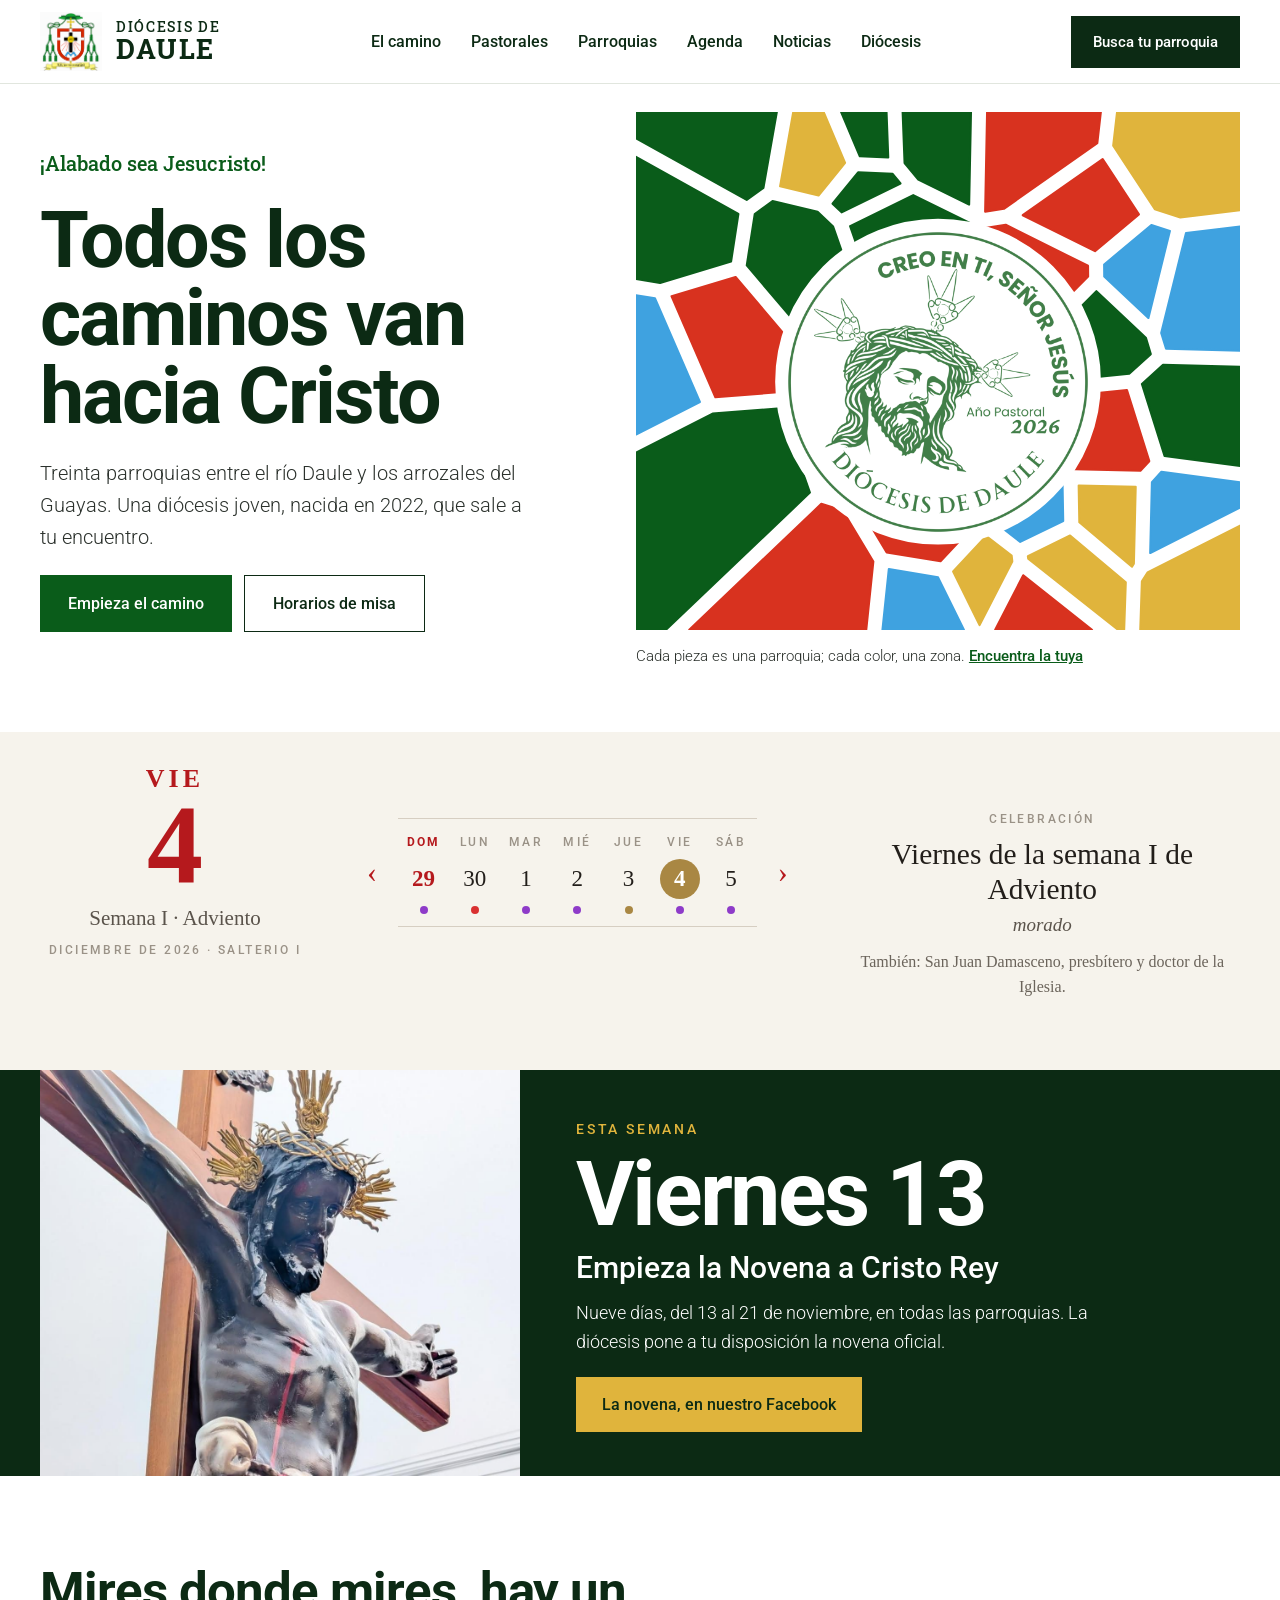
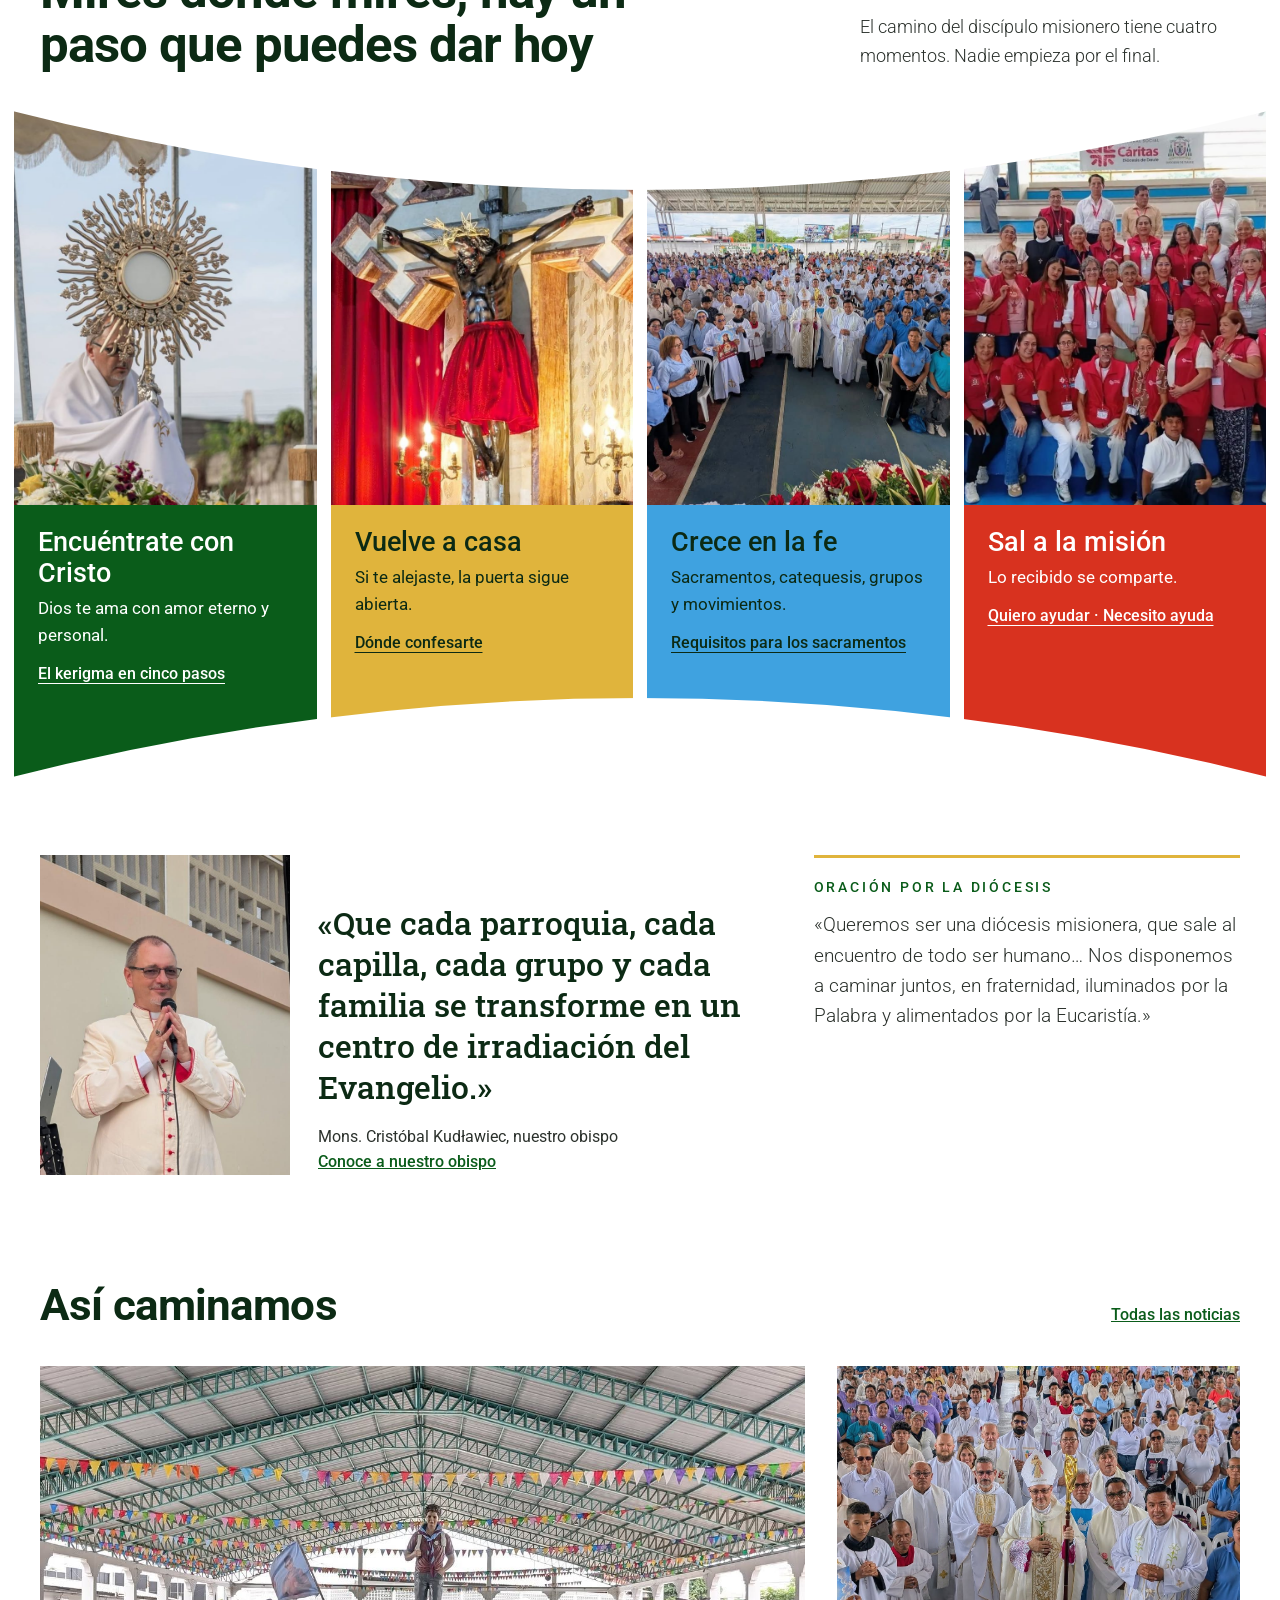
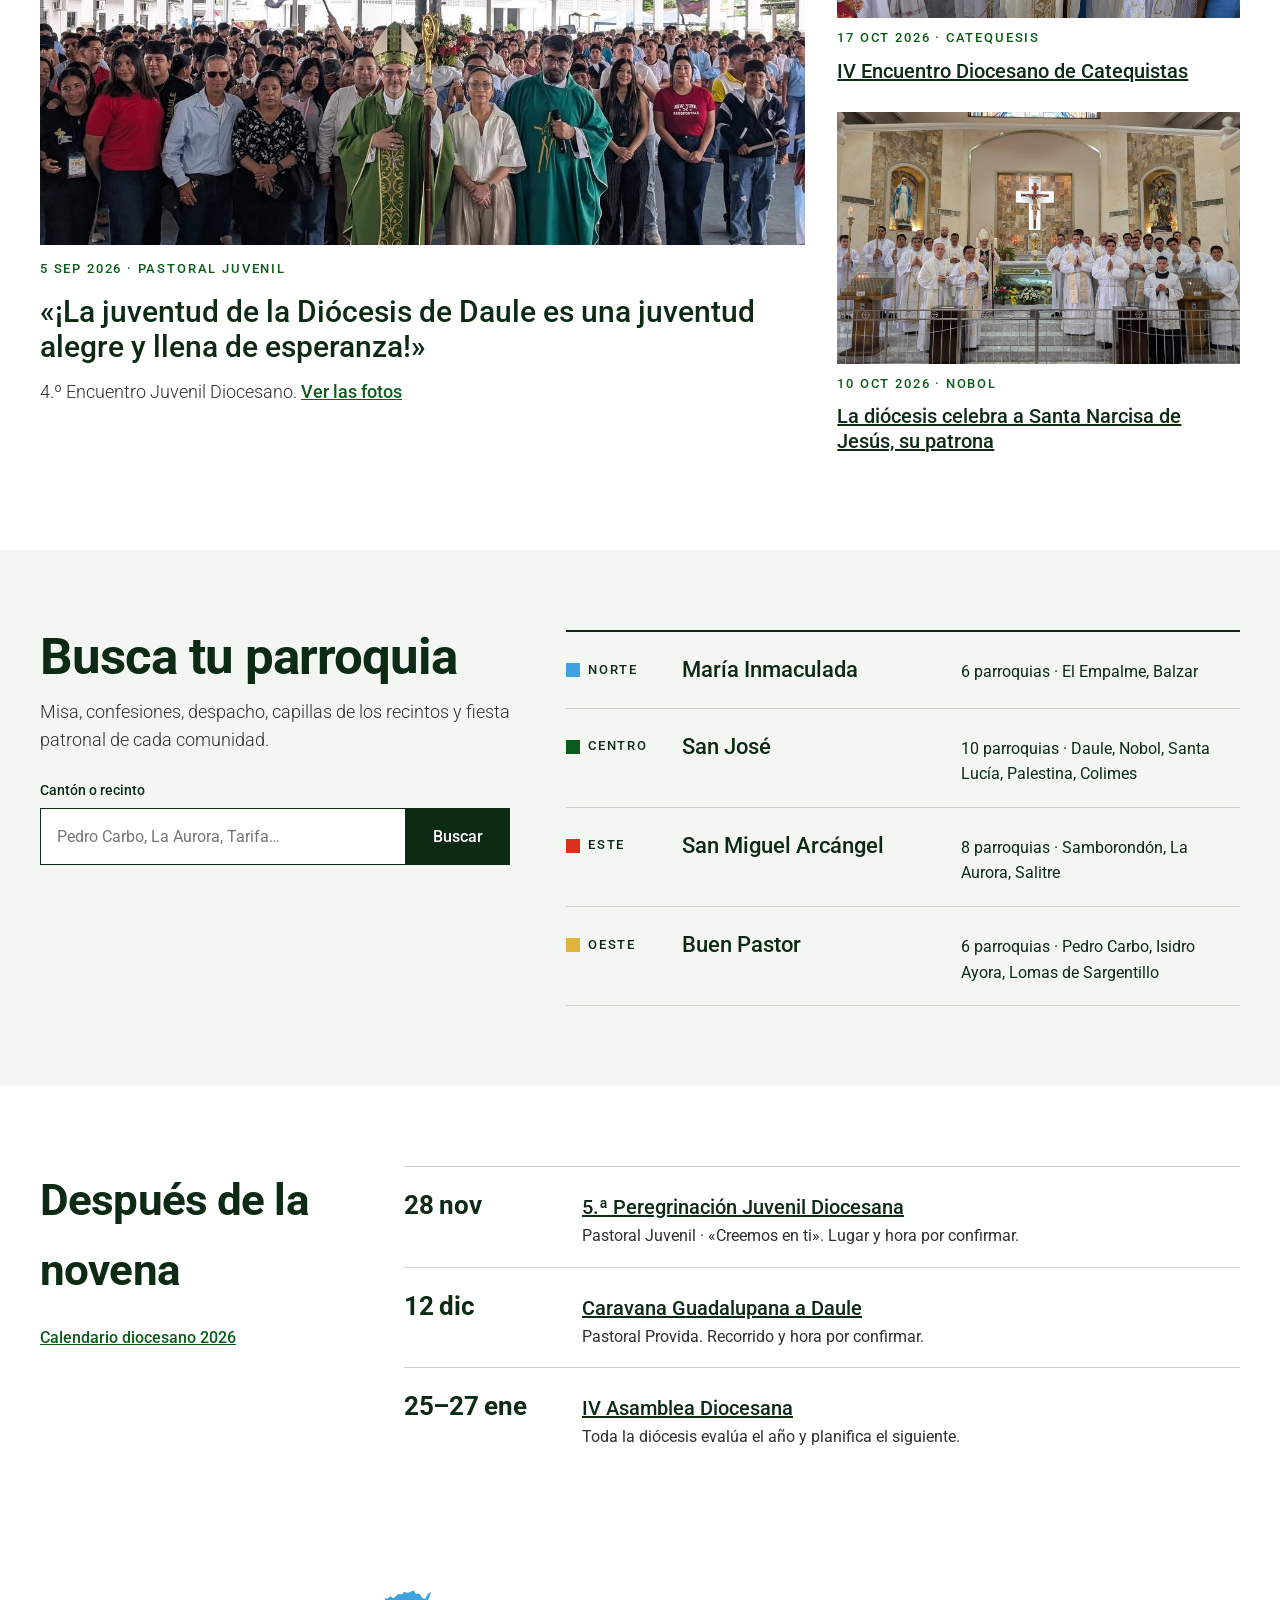
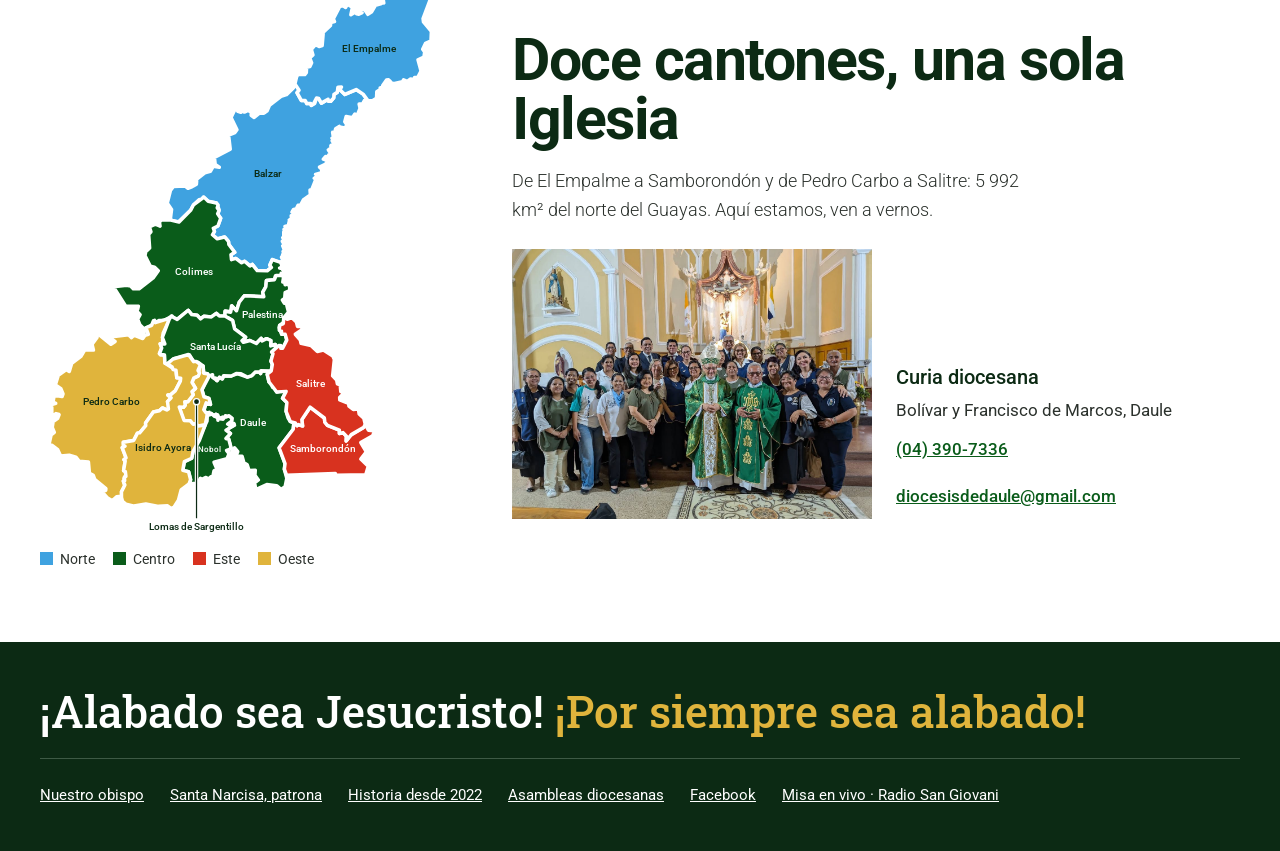
<file: index.html>
<!doctype html>
<html lang="es">
<head>
<meta charset="utf-8">
<meta name="viewport" content="width=device-width, initial-scale=1">
<!-- Sitio en construcción: quitar esta línea cuando se publique oficialmente -->
<meta name="robots" content="noindex, nofollow">
<title>Diócesis de Daule</title>
<meta name="description" content="Diócesis de Daule: doce cantones del norte del Guayas, una sola Iglesia. Parroquias, horarios, agenda y camino de fe.">
<link rel="icon" href="img/escudo.png">
<link rel="preconnect" href="https://fonts.googleapis.com">
<link rel="preconnect" href="https://fonts.gstatic.com" crossorigin>
<link rel="stylesheet" href="https://fonts.googleapis.com/css2?family=Roboto:wght@300;400;500;700&family=Roboto+Slab:wght@500;700&display=swap">
<style>
body{margin:0}
a{color:#0A5C1A}a:hover{color:#0C2A14}
img{max-width:100%}
.solo-movil{display:none}
#m-menu[hidden]{display:none!important}
@media (max-width: 760px){.solo-pc{display:none}.solo-movil{display:block}}
html{scroll-behavior:smooth}
section[id],footer[id],div[id]{scroll-margin-top:92px}
.arriba{position:fixed;right:18px;bottom:18px;z-index:60;width:52px;height:52px;border:2px solid #0C2A14;background:#E0B43C;color:#0C2A14;font:700 24px/1 'Roboto',Arial,sans-serif;cursor:pointer;box-shadow:4px 4px 0 #0C2A14;opacity:0;pointer-events:none;transition:opacity .2s}
.arriba.visible{opacity:1;pointer-events:auto}
@media (prefers-reduced-motion:reduce){html{scroll-behavior:auto}.arriba{transition:none}}
/* Los cuatro pasos siempre en una fila; en ventanas estrechas, solo foto y título */
@media (max-width:1100px){.pasos{gap:8px!important;padding:0 8px!important}.pasos img{height:260px!important}.pasos a>span{padding:14px 14px 84px!important}.pasos a>span>span:nth-child(2){font-size:19px!important}.pasos a>span>span:nth-child(n+3){display:none}}
</style>
<link rel="stylesheet" href="css/hoja.css">
</head>
<body>
<!-- ===== Versión para ordenador y tableta ===== -->
<div class="solo-pc">
<div style="font-family: 'Roboto', Arial, sans-serif; font-weight: 300; color: #2B312C; background: #FFFFFF; line-height: 1.6; font-size: 18px">

<header style="background: #FFFFFF; position: sticky; top: 0; z-index: 50; border-bottom: 1px solid #E1E6DE">
<div style="max-width: 1200px; margin: 0 auto; padding: 12px 24px; display: flex; flex-wrap: wrap; align-items: center; justify-content: space-between; gap: 18px">
<a href="#inicio" style="display: flex; align-items: center; gap: 14px; text-decoration: none; color: #0C2A14">
<img src="img/escudo.png" alt="Escudo de la Diócesis de Daule" style="width: 62px; height: 59px; object-fit: contain">
<span style="display: flex; flex-direction: column; font-family: 'Roboto Slab', serif; text-transform: uppercase; line-height: 1.05">
<span style="font-weight: 500; font-size: 14px; letter-spacing: 0.12em">Diócesis de</span>
<span style="font-weight: 700; font-size: 27px; letter-spacing: 0.06em">Daule</span>
</span>
</a>
<nav aria-label="Principal" style="display: flex; flex-wrap: wrap; align-items: center; gap: 4px 30px; font-size: 16px; font-weight: 500">
<a href="camino.html" style="text-decoration: none; color: #0C2A14; padding: 12px 0">El camino</a>
<a href="pastorales.html" style="text-decoration: none; color: #0C2A14; padding: 12px 0">Pastorales</a>
<a href="parroquias.html" style="text-decoration: none; color: #0C2A14; padding: 12px 0">Parroquias</a>
<a href="agenda.html" style="text-decoration: none; color: #0C2A14; padding: 12px 0">Agenda</a>
<a href="noticias.html" style="text-decoration: none; color: #0C2A14; padding: 12px 0">Noticias</a>
<a href="diocesis.html" style="text-decoration: none; color: #0C2A14; padding: 12px 0">Diócesis</a>
</nav>
<a href="parroquias.html" style="text-decoration: none; background: #0C2A14; color: #FFFFFF; padding: 14px 22px; font-size: 15px; font-weight: 500">Busca tu parroquia</a>
</div>
</header>

<section id="inicio" style="max-width: 1200px; margin: 0 auto; padding: 28px 24px 64px; display: flex; flex-wrap: wrap; align-items: center; gap: 48px">
<div style="flex: 1 1 440px; display: flex; flex-direction: column; gap: 22px">
<p style="margin: 0; font-family: 'Roboto Slab', serif; font-weight: 500; font-size: 20px; color: #0A5C1A">¡Alabado sea Jesucristo!</p>
<h1 style="margin: 0; font-weight: 700; font-size: clamp(46px, 6.2vw, 84px); line-height: 0.98; letter-spacing: -0.025em; color: #0C2A14">Todos los caminos van hacia Cristo</h1>
<p style="margin: 0; font-size: 20px; max-width: 500px">Treinta parroquias entre el río Daule y los arrozales del Guayas. Una diócesis joven, nacida en 2022, que sale a tu encuentro.</p>
<div style="display: flex; flex-wrap: wrap; gap: 12px">
<a href="camino.html" style="text-decoration: none; background: #0A5C1A; color: #FFFFFF; font-weight: 500; padding: 16px 28px; font-size: 16px">Empieza el camino</a>
<a href="parroquias.html" style="text-decoration: none; color: #0C2A14; font-weight: 500; padding: 15px 28px; border: 1px solid #0C2A14; font-size: 16px">Horarios de misa</a>
</div>
</div>
<div style="flex: 1.15 1 480px; max-width: 640px; margin: 0 auto">
<div style="position: relative">
<svg viewBox="0 0 560 480" role="img" aria-label="Mosaico de 30 piezas, una por cada parroquia, en los colores de las cuatro zonas pastorales" style="display: block; width: 100%; height: auto" stroke-linejoin="round" stroke-width="2">
<polygon points="27.7,480.0 0.0,480.0 0.0,315.8 71.0,279.6 133.8,274.7 161.2,352.8" data-c="0"></polygon>
<polygon points="467.6,332.5 406.5,331.2 384.5,303.7 409.8,262.5 455.1,257.8 475.8,323.7" data-c="1"></polygon>
<polygon points="59.2,268.8 0.0,298.9 0.0,170.0 17.6,172.8" data-c="2"></polygon>
<polygon points="475.0,190.9 434.1,152.4 434.0,141.4 477.8,104.8 494.9,110.3" data-c="3"></polygon>
<polygon points="251.8,346.7 311.4,361.6 315.7,380.7 282.3,416.5 232.4,408.2 207.4,366.6" data-c="4"></polygon>
<polygon points="446.0,0.0 560.0,0.0 560.0,91.0 504.6,97.7 481.0,90.1 442.4,31.2" data-c="5"></polygon>
<polygon points="182.7,106.2 200.4,156.9 150.6,198.5 102.7,142.2 110.1,94.6 126.6,82.6 168.3,92.6" data-c="6"></polygon>
<polygon points="411.0,380.2 410.4,346.3 463.2,347.4 461.5,418.8 459.8,421.4" data-c="7"></polygon>
<polygon points="426.8,166.1 472.6,209.2 477.2,224.5 457.2,242.5 409.2,247.5 384.3,208.8" data-c="8"></polygon>
<polygon points="214.5,151.7 198.5,105.8 257.0,77.1 309.4,102.8 247.8,150.9" data-c="9"></polygon>
<polygon points="318.5,475.6 294.0,425.9 324.7,393.1 348.2,411.2 348.8,416.6" data-c="10"></polygon>
<polygon points="432.6,43.6 466.2,94.9 425.5,129.0 358.5,95.7" data-c="11"></polygon>
<polygon points="247.2,0.0 310.5,0.0 308.8,85.8 261.7,62.7 249.0,47.3" data-c="12"></polygon>
<polygon points="94.9,94.4 88.1,138.6 22.3,158.4 0.0,154.8 0.0,41.6" data-c="13"></polygon>
<polygon points="560.0,383.5 560.0,480.0 467.5,480.0 469.0,435.0 474.2,426.9" data-c="14"></polygon>
<polygon points="134.2,259.6 73.6,264.4 33.0,170.8 92.3,153.0 142.0,211.5 139.7,248.2" data-c="15"></polygon>
<polygon points="560.0,343.3 560.0,366.7 476.7,408.8 478.3,343.1 487.1,333.5" data-c="16"></polygon>
<polygon points="419.0,142.6 419.1,152.6 373.2,198.6 359.2,191.5 323.7,107.6 342.7,104.6" data-c="17"></polygon>
<polygon points="560.0,236.2 560.0,328.2 490.0,318.8 469.0,252.1 488.6,234.4" data-c="18"></polygon>
<polygon points="330.6,378.7 325.8,357.5 363.6,314.8 372.4,312.7 395.3,341.3 396.0,379.1 356.2,398.5" data-c="19"></polygon>
<polygon points="560.0,106.1 560.0,221.2 491.4,219.5 486.9,204.9 509.9,112.2" data-c="20"></polygon>
<polygon points="452.5,480.0 446.9,480.0 363.6,414.1 363.3,411.7 402.4,392.6 454.0,436.1" data-c="21"></polygon>
<polygon points="190.2,0.0 232.2,0.0 233.8,42.2 207.5,41.0" data-c="22"></polygon>
<polygon points="303.9,480.0 228.5,480.0 234.4,423.7 280.0,431.4" data-c="23"></polygon>
<polygon points="422.7,480.0 333.0,480.0 359.0,429.5" data-c="24"></polygon>
<polygon points="237.9,57.4 245.2,66.2 190.6,93.0 182.2,85.1 205.9,56.0" data-c="25"></polygon>
<polygon points="0.0,0.0 130.5,0.0 118.1,70.3 102.6,81.5 0.0,24.4" data-c="26"></polygon>
<polygon points="325.5,0.0 430.9,0.0 427.6,28.8 341.0,89.7 323.7,92.4" data-c="27"></polygon>
<polygon points="213.4,480.0 49.4,480.0 171.8,363.3 191.6,369.5 220.0,416.7" data-c="28"></polygon>
<polygon points="145.8,0.0 173.9,0.0 193.8,47.1 169.2,77.4 133.6,68.9" data-c="29"></polygon>
<circle cx="280" cy="250" r="150" fill="#FFFFFF" stroke="#FFFFFF"></circle>
</svg>
<img src="img/sello-ano-pastoral.png" alt="Sello del Año Pastoral 2026: rostro del Señor de los Milagros con el lema Creo en ti, Señor Jesús" style="position: absolute; left: 24.5%; top: 22.4%; width: 51%; height: auto">
</div>
<p style="margin: 14px 0 0; font-size: 15px">Cada pieza es una parroquia; cada color, una zona. <a href="parroquias.html" style="font-weight: 500">Encuentra la tuya</a></p>
</div>
</section>

<aside class="hoja" data-hoja hidden aria-label="Calendario litúrgico de hoy"></aside>

<section id="semana" style="background: #0C2A14; color: #FFFFFF">
<div style="max-width: 1200px; margin: 0 auto; display: flex; flex-wrap: wrap; align-items: stretch">
<img src="img/cristo-negro.jpg" alt="Imagen del Señor de los Milagros, el Cristo Negro de Daule, contra el cielo" style="flex: 1 1 360px; width: 100%; max-width: 480px; min-height: 340px; object-fit: cover; object-position: 60% 30%">
<div style="flex: 1.4 1 420px; padding: 48px 40px 44px 56px; display: flex; flex-direction: column; gap: 14px; justify-content: center">
<p style="margin: 0; font-size: 14px; font-weight: 500; letter-spacing: 0.2em; text-transform: uppercase; color: #E0B43C">Esta semana</p>
<p style="margin: 0; font-weight: 700; font-size: clamp(54px, 7vw, 104px); line-height: 0.92; letter-spacing: -0.03em">Viernes 13</p>
<h2 style="margin: 0; font-weight: 500; font-size: 30px; line-height: 1.15">Empieza la Novena a Cristo Rey</h2>
<p style="margin: 0; max-width: 520px">Nueve días, del 13 al 21 de noviembre, en todas las parroquias. La diócesis pone a tu disposición la novena oficial.</p>
<a href="https://www.facebook.com/DiocesisdeDaule/" style="align-self: flex-start; margin-top: 6px; text-decoration: none; background: #E0B43C; color: #0C2A14; font-weight: 500; padding: 15px 26px; font-size: 16px">La novena, en nuestro Facebook</a>
</div>
</div>
</section>

<section id="camino" style="padding: 88px 0 0">
<div style="max-width: 1200px; margin: 0 auto; padding: 0 24px 34px; display: flex; flex-wrap: wrap; align-items: flex-end; justify-content: space-between; gap: 12px 40px">
<h2 style="margin: 0; font-weight: 700; font-size: clamp(34px, 4vw, 54px); line-height: 1.04; letter-spacing: -0.02em; color: #0C2A14; max-width: 620px">Mires donde mires, hay un paso que puedes dar hoy</h2>
<p style="margin: 0; max-width: 380px">El camino del discípulo misionero tiene cuatro momentos. Nadie empieza por el final.</p>
</div>
<div style="position: relative">
<div class="pasos" style="display: grid; grid-template-columns: repeat(4, minmax(0, 1fr)); gap: 14px; padding: 0 14px">
<a href="camino.html#encuentro" style="text-decoration: none; color: #FFFFFF; background: #0A5C1A; display: flex; flex-direction: column">
<img src="img/corpus-christi.jpg" alt="Custodia con el Santísimo en la procesión de Corpus Christi en Daule" style="width: 100%; height: 400px; object-fit: cover; display: block">
<span style="padding: 22px 24px 96px; display: flex; flex-direction: column; gap: 6px">
<span style="font-weight: 500; font-size: 27px; line-height: 1.15">Encuéntrate con Cristo</span>
<span style="font-size: 17px; font-weight: 400">Dios te ama con amor eterno y personal.</span>
<span style="font-weight: 500; font-size: 16px; text-decoration: underline; text-underline-offset: 4px; margin-top: 6px">El kerigma en cinco pasos</span>
</span>
</a>
<a href="camino.html#conversion" style="text-decoration: none; color: #0C2A14; background: #E0B43C; display: flex; flex-direction: column">
<img src="img/catedral.jpg" alt="El Señor de los Milagros en el altar de la catedral de Daule" style="width: 100%; height: 400px; object-fit: cover; display: block">
<span style="padding: 22px 24px 96px; display: flex; flex-direction: column; gap: 6px">
<span style="font-weight: 500; font-size: 27px; line-height: 1.15">Vuelve a casa</span>
<span style="font-size: 17px; font-weight: 400">Si te alejaste, la puerta sigue abierta.</span>
<span style="font-weight: 500; font-size: 16px; text-decoration: underline; text-underline-offset: 4px; margin-top: 6px">Dónde confesarte</span>
</span>
</a>
<a href="camino.html#discipulo" style="text-decoration: none; color: #0C2A14; background: #3FA2E0; display: flex; flex-direction: column">
<img src="img/catequistas-2.jpg" alt="Cientos de catequistas reunidos en el IV Encuentro Diocesano" style="width: 100%; height: 400px; object-fit: cover; display: block">
<span style="padding: 22px 24px 96px; display: flex; flex-direction: column; gap: 6px">
<span style="font-weight: 500; font-size: 27px; line-height: 1.15">Crece en la fe</span>
<span style="font-size: 17px; font-weight: 400">Sacramentos, catequesis, grupos y movimientos.</span>
<span style="font-weight: 500; font-size: 16px; text-decoration: underline; text-underline-offset: 4px; margin-top: 6px">Requisitos para los sacramentos</span>
</span>
</a>
<a href="camino.html#mision" style="text-decoration: none; color: #FFFFFF; background: #D8321F; display: flex; flex-direction: column">
<img src="img/caritas.jpg" alt="Voluntarias de Cáritas Daule con chalecos rojos" style="width: 100%; height: 400px; object-fit: cover; display: block">
<span style="padding: 22px 24px 96px; display: flex; flex-direction: column; gap: 6px">
<span style="font-weight: 500; font-size: 27px; line-height: 1.15">Sal a la misión</span>
<span style="font-size: 17px; font-weight: 400">Lo recibido se comparte.</span>
<span style="font-weight: 500; font-size: 16px; text-decoration: underline; text-underline-offset: 4px; margin-top: 6px">Quiero ayudar · Necesito ayuda</span>
</span>
</a>
</div>
<svg aria-hidden="true" viewBox="0 0 1360 90" preserveAspectRatio="none" style="position: absolute; left: 0; top: -1px; width: 100%; height: 90px; display: block; pointer-events: none"><path d="M0 0 H1360 V4 Q680 168 0 4 Z" fill="#FFFFFF"></path></svg>
<svg aria-hidden="true" viewBox="0 0 1360 90" preserveAspectRatio="none" style="position: absolute; left: 0; bottom: -1px; width: 100%; height: 90px; display: block; pointer-events: none"><path d="M0 90 H1360 V86 Q680 -78 0 86 Z" fill="#FFFFFF"></path></svg>
</div>
</section>

<section id="voces" style="max-width: 1200px; margin: 0 auto; padding: 72px 24px 24px; display: flex; flex-wrap: wrap; gap: 48px 64px; align-items: flex-start">
<figure style="flex: 1.5 1 520px; margin: 0; display: flex; flex-wrap: wrap; gap: 28px; align-items: flex-end">
<img src="img/obispo-pregon.jpg" alt="Mons. Cristóbal Kudławiec hablando al pueblo con un micrófono" style="flex: 0 1 250px; width: 250px; height: 320px; object-fit: cover; object-position: 55% 20%">
<div style="flex: 1 1 280px; display: flex; flex-direction: column; gap: 16px">
<blockquote style="margin: 0; font-family: 'Roboto Slab', serif; font-weight: 500; font-size: clamp(24px, 2.5vw, 33px); line-height: 1.28; color: #0C2A14">«Que cada parroquia, cada capilla, cada grupo y cada familia se transforme en un centro de irradiación del Evangelio.»</blockquote>
<figcaption style="font-size: 16px; font-weight: 400">Mons. Cristóbal Kudławiec, nuestro obispo<br><a href="diocesis.html#obispo" style="font-weight: 500">Conoce a nuestro obispo</a></figcaption>
</div>
</figure>
<aside style="flex: 1 1 300px; border-top: 3px solid #E0B43C; padding-top: 18px; display: flex; flex-direction: column; gap: 12px">
<p style="margin: 0; font-size: 14px; font-weight: 500; letter-spacing: 0.2em; text-transform: uppercase; color: #0A5C1A">Oración por la diócesis</p>
<p style="margin: 0; font-size: 19px">«Queremos ser una diócesis misionera, que sale al encuentro de todo ser humano… Nos disponemos a caminar juntos, en fraternidad, iluminados por la Palabra y alimentados por la Eucaristía.»</p>
</aside>
</section>

<section id="vida" style="max-width: 1200px; margin: 0 auto; padding: 72px 24px 24px">
<div style="display: flex; flex-wrap: wrap; align-items: baseline; justify-content: space-between; gap: 12px; margin-bottom: 26px">
<h2 style="margin: 0; font-weight: 700; font-size: clamp(30px, 3.4vw, 44px); letter-spacing: -0.02em; color: #0C2A14">Así caminamos</h2>
<a href="noticias.html" style="font-weight: 500; font-size: 16px; padding: 10px 0">Todas las noticias</a>
</div>
<div style="display: flex; flex-wrap: wrap; gap: 32px">
<article style="flex: 2 1 560px; display: flex; flex-direction: column; gap: 14px">
<img src="img/jovenes.jpg" alt="Cientos de jóvenes en el coliseo durante el 4.º Encuentro Juvenil Diocesano" style="width: 100%; aspect-ratio: 16 / 10; object-fit: cover">
<p style="margin: 0; font-size: 13px; font-weight: 500; letter-spacing: 0.14em; text-transform: uppercase; color: #0A5C1A">5 sep 2026 · Pastoral Juvenil</p>
<h3 style="margin: 0; font-weight: 500; font-size: 30px; line-height: 1.18; color: #0C2A14">«¡La juventud de la Diócesis de Daule es una juventud alegre y llena de esperanza!»</h3>
<p style="margin: 0">4.º Encuentro Juvenil Diocesano. <a href="https://www.facebook.com/DiocesisdeDaule/" style="font-weight: 500">Ver las fotos</a></p>
</article>
<div style="flex: 1 1 300px; display: flex; flex-direction: column; gap: 28px">
<article style="display: flex; flex-direction: column; gap: 10px">
<img src="img/catequistas-1.jpg" alt="El obispo con sacerdotes y catequistas en el IV Encuentro Diocesano de Catequistas" style="width: 100%; aspect-ratio: 16 / 10; object-fit: cover">
<p style="margin: 0; font-size: 13px; font-weight: 500; letter-spacing: 0.14em; text-transform: uppercase; color: #0A5C1A">17 oct 2026 · Catequesis</p>
<h3 style="margin: 0; font-weight: 500; font-size: 20px; line-height: 1.25"><a href="https://www.facebook.com/DiocesisdeDaule/" style="color: #0C2A14">IV Encuentro Diocesano de Catequistas</a></h3>
</article>
<article style="display: flex; flex-direction: column; gap: 10px">
<img src="img/santa-narcisa.jpg" alt="Clero de la diócesis en el Santuario Nacional de Santa Narcisa de Jesús, en Nobol" style="width: 100%; aspect-ratio: 16 / 10; object-fit: cover">
<p style="margin: 0; font-size: 13px; font-weight: 500; letter-spacing: 0.14em; text-transform: uppercase; color: #0A5C1A">10 oct 2026 · Nobol</p>
<h3 style="margin: 0; font-weight: 500; font-size: 20px; line-height: 1.25"><a href="https://www.facebook.com/DiocesisdeDaule/" style="color: #0C2A14">La diócesis celebra a Santa Narcisa de Jesús, su patrona</a></h3>
</article>
</div>
</div>
</section>

<section id="parroquias" style="background: #F4F6F2; margin-top: 72px">
<div style="max-width: 1200px; margin: 0 auto; padding: 80px 24px; display: flex; flex-wrap: wrap; gap: 56px; align-items: flex-start">
<div style="flex: 1 1 360px; display: flex; flex-direction: column; gap: 14px">
<h2 style="margin: 0; font-weight: 700; font-size: clamp(34px, 4vw, 54px); line-height: 1.04; letter-spacing: -0.02em; color: #0C2A14">Busca tu parroquia</h2>
<p style="margin: 0">Misa, confesiones, despacho, capillas de los recintos y fiesta patronal de cada comunidad.</p>
<form action="parroquias.html" method="get" style="display: flex; flex-wrap: wrap; gap: 0; margin-top: 10px">
<label style="flex: 1 1 220px; display: flex; flex-direction: column; gap: 6px; font-size: 14px; font-weight: 500; color: #0C2A14">Cantón o recinto
<input type="search" name="q" placeholder="Pedro Carbo, La Aurora, Tarifa…" style="font: inherit; font-weight: 400; font-size: 16px; padding: 15px 16px; border: 1px solid #0C2A14; border-radius: 0; background: #FFFFFF; color: #0C2A14">
</label>
<button type="submit" style="align-self: flex-end; font: inherit; font-weight: 500; font-size: 16px; background: #0C2A14; color: #FFFFFF; border: 1px solid #0C2A14; padding: 15px 26px; cursor: pointer">Buscar</button>
</form>
</div>
<ul style="flex: 1.4 1 520px; list-style: none; margin: 0; padding: 0; border-top: 2px solid #0C2A14">
<li style="border-bottom: 1px solid #C9D2C7"><a href="parroquias.html?zona=norte" style="text-decoration: none; color: #0C2A14; display: flex; flex-wrap: wrap; align-items: baseline; gap: 4px 20px; padding: 20px 0">
<span style="flex: 0 0 96px; display: flex; align-items: center; gap: 8px; font-size: 13px; font-weight: 500; letter-spacing: 0.14em; text-transform: uppercase"><span aria-hidden="true" style="width: 14px; height: 14px; background: #3FA2E0; display: inline-block"></span>Norte</span>
<span style="flex: 1 1 200px; font-weight: 500; font-size: 22px">María Inmaculada</span>
<span style="flex: 1 1 220px; font-size: 16px; font-weight: 400">6 parroquias · El Empalme, Balzar</span>
</a></li>
<li style="border-bottom: 1px solid #C9D2C7"><a href="parroquias.html?zona=centro" style="text-decoration: none; color: #0C2A14; display: flex; flex-wrap: wrap; align-items: baseline; gap: 4px 20px; padding: 20px 0">
<span style="flex: 0 0 96px; display: flex; align-items: center; gap: 8px; font-size: 13px; font-weight: 500; letter-spacing: 0.14em; text-transform: uppercase"><span aria-hidden="true" style="width: 14px; height: 14px; background: #0A5C1A; display: inline-block"></span>Centro</span>
<span style="flex: 1 1 200px; font-weight: 500; font-size: 22px">San José</span>
<span style="flex: 1 1 220px; font-size: 16px; font-weight: 400">10 parroquias · Daule, Nobol, Santa Lucía, Palestina, Colimes</span>
</a></li>
<li style="border-bottom: 1px solid #C9D2C7"><a href="parroquias.html?zona=este" style="text-decoration: none; color: #0C2A14; display: flex; flex-wrap: wrap; align-items: baseline; gap: 4px 20px; padding: 20px 0">
<span style="flex: 0 0 96px; display: flex; align-items: center; gap: 8px; font-size: 13px; font-weight: 500; letter-spacing: 0.14em; text-transform: uppercase"><span aria-hidden="true" style="width: 14px; height: 14px; background: #D8321F; display: inline-block"></span>Este</span>
<span style="flex: 1 1 200px; font-weight: 500; font-size: 22px">San Miguel Arcángel</span>
<span style="flex: 1 1 220px; font-size: 16px; font-weight: 400">8 parroquias · Samborondón, La Aurora, Salitre</span>
</a></li>
<li style="border-bottom: 1px solid #C9D2C7"><a href="parroquias.html?zona=oeste" style="text-decoration: none; color: #0C2A14; display: flex; flex-wrap: wrap; align-items: baseline; gap: 4px 20px; padding: 20px 0">
<span style="flex: 0 0 96px; display: flex; align-items: center; gap: 8px; font-size: 13px; font-weight: 500; letter-spacing: 0.14em; text-transform: uppercase"><span aria-hidden="true" style="width: 14px; height: 14px; background: #E0B43C; display: inline-block"></span>Oeste</span>
<span style="flex: 1 1 200px; font-weight: 500; font-size: 22px">Buen Pastor</span>
<span style="flex: 1 1 220px; font-size: 16px; font-weight: 400">6 parroquias · Pedro Carbo, Isidro Ayora, Lomas de Sargentillo</span>
</a></li>
</ul>
</div>
</section>

<section id="agenda" style="max-width: 1200px; margin: 0 auto; padding: 80px 24px 88px; display: flex; flex-wrap: wrap; gap: 24px 64px">
<div style="flex: 0 1 300px; display: flex; flex-direction: column; gap: 10px">
<h2 style="margin: 0; font-weight: 700; font-size: clamp(30px, 3.4vw, 44px); letter-spacing: -0.02em; color: #0C2A14">Después de la novena</h2>
<a href="agenda.html" style="font-weight: 500; font-size: 16px; padding: 10px 0">Calendario diocesano 2026</a>
</div>
<ul style="flex: 1 1 560px; list-style: none; margin: 0; padding: 0">
<li style="display: flex; flex-wrap: wrap; align-items: baseline; gap: 4px 28px; padding: 18px 0; border-top: 1px solid #C9D2C7">
<span style="flex: 0 0 150px; font-weight: 700; font-size: 26px; letter-spacing: -0.01em; color: #0C2A14">28 nov</span>
<span style="flex: 1 1 300px"><a href="agenda.html" style="font-weight: 500; font-size: 20px; color: #0C2A14">5.ª Peregrinación Juvenil Diocesana</a><span style="display: block; font-size: 16px; font-weight: 400">Pastoral Juvenil · «Creemos en ti». Lugar y hora por confirmar.</span></span>
</li>
<li style="display: flex; flex-wrap: wrap; align-items: baseline; gap: 4px 28px; padding: 18px 0; border-top: 1px solid #C9D2C7">
<span style="flex: 0 0 150px; font-weight: 700; font-size: 26px; letter-spacing: -0.01em; color: #0C2A14">12 dic</span>
<span style="flex: 1 1 300px"><a href="agenda.html" style="font-weight: 500; font-size: 20px; color: #0C2A14">Caravana Guadalupana a Daule</a><span style="display: block; font-size: 16px; font-weight: 400">Pastoral Provida. Recorrido y hora por confirmar.</span></span>
</li>
<li style="display: flex; flex-wrap: wrap; align-items: baseline; gap: 4px 28px; padding: 18px 0; border-top: 1px solid #C9D2C7">
<span style="flex: 0 0 150px; font-weight: 700; font-size: 26px; letter-spacing: -0.01em; color: #0C2A14">25–27 ene</span>
<span style="flex: 1 1 300px"><a href="diocesis.html#asambleas" style="font-weight: 500; font-size: 20px; color: #0C2A14">IV Asamblea Diocesana</a><span style="display: block; font-size: 16px; font-weight: 400">Toda la diócesis evalúa el año y planifica el siguiente.</span></span>
</li>
</ul>
</section>

<section id="diocesis" style="max-width: 1200px; margin: 0 auto; padding: 24px 24px 72px; display: flex; flex-wrap: wrap; gap: 48px 72px; align-items: center">
<div style="flex: 0 1 400px; margin: 0 auto">
<svg viewBox="0 0 460 639" role="img" aria-label="Mapa de los doce cantones de la Diócesis de Daule, coloreados por zona pastoral" style="display: block; width: 100%; height: auto" stroke="#FFFFFF" stroke-width="4" stroke-linejoin="round">
<path d="M382.4 138.8 L377.3 142.2 L373.2 138.3 L370.9 142.6 L367.0 142.7 L368.1 147.5 L364.5 156.6 L362.1 154.1 L359.3 158.3 L352.1 156.9 L350.5 163.0 L353.1 166.7 L350.5 170.2 L345.8 169.3 L345.5 170.6 L344.2 168.4 L340.0 171.1 L338.8 175.8 L336.5 175.2 L337.4 181.2 L335.8 182.0 L338.0 183.5 L336.0 185.0 L337.9 188.0 L334.5 190.5 L334.7 196.5 L332.4 195.8 L333.1 194.4 L331.6 195.4 L334.7 199.9 L332.1 201.1 L332.2 203.4 L328.6 202.9 L325.9 206.1 L329.2 207.2 L329.2 211.4 L321.5 215.2 L324.0 217.6 L323.8 221.5 L316.9 223.5 L319.3 224.9 L315.4 228.0 L317.3 229.0 L312.3 241.6 L310.5 241.4 L310.9 247.2 L302.8 253.0 L299.9 258.6 L296.8 258.9 L295.1 262.6 L291.4 264.0 L289.8 266.8 L291.6 267.7 L291.0 271.3 L290.0 272.5 L288.9 271.0 L289.1 274.6 L286.7 275.9 L288.1 276.5 L286.7 277.8 L289.9 277.8 L288.1 280.5 L286.3 279.1 L285.7 282.3 L281.7 283.3 L282.8 287.2 L280.6 286.8 L283.3 289.8 L280.3 289.6 L280.3 294.3 L281.7 294.7 L279.2 296.4 L282.1 297.2 L281.4 299.9 L278.7 300.5 L281.4 305.1 L279.1 305.8 L280.9 310.1 L279.6 312.2 L283.2 314.2 L281.8 315.7 L279.8 314.1 L278.6 317.6 L280.9 317.3 L277.8 319.0 L279.4 322.4 L276.2 324.9 L267.0 321.6 L264.2 328.0 L266.1 330.5 L261.3 334.5 L249.8 334.2 L244.1 327.1 L241.4 328.8 L235.3 323.4 L231.9 325.2 L225.1 320.2 L220.2 321.6 L219.6 315.9 L223.9 313.2 L217.2 304.1 L216.7 300.5 L212.3 295.5 L203.9 297.7 L198.3 293.0 L200.6 289.0 L199.3 285.5 L204.6 282.9 L207.8 274.0 L204.5 269.6 L206.0 264.2 L202.8 256.4 L193.5 254.6 L187.8 249.8 L185.4 253.5 L183.2 252.5 L176.6 258.5 L173.2 264.9 L158.8 278.6 L149.8 276.0 L151.3 263.9 L146.4 256.6 L150.0 242.1 L153.5 237.4 L166.6 236.8 L170.2 239.5 L175.2 237.6 L179.9 234.8 L180.3 229.0 L189.5 221.7 L195.9 220.1 L199.2 214.3 L206.2 215.3 L201.5 212.2 L200.6 204.2 L218.8 194.6 L216.9 178.4 L224.2 175.4 L226.5 172.3 L219.7 158.1 L225.4 146.4 L227.6 151.1 L231.0 152.1 L233.9 149.9 L235.0 151.9 L239.3 150.1 L243.1 152.2 L242.8 155.6 L246.3 158.1 L252.3 153.2 L257.5 153.2 L261.2 150.4 L263.8 144.3 L277.2 133.8 L283.4 131.9 L291.6 123.8 L293.2 119.4 L297.9 126.7 L295.5 129.5 L300.5 138.5 L304.9 138.5 L306.9 142.1 L311.3 142.0 L312.0 144.2 L315.9 142.0 L318.0 135.7 L320.6 136.3 L323.6 141.6 L331.3 137.2 L331.7 139.5 L334.3 139.4 L337.8 135.5 L338.0 131.7 L341.9 129.1 L342.6 123.2 L346.6 123.1 L344.9 126.2 L350.6 131.6 L363.6 126.0 L371.6 131.3 L377.3 138.8 L382.4 138.8 Z" fill="#3FA2E0"></path>
<path d="M276.8 324.8 L278.6 330.0 L275.6 331.2 L280.4 332.3 L278.9 333.0 L280.7 335.2 L279.0 338.1 L277.3 337.4 L277.1 339.9 L270.7 340.4 L269.6 344.6 L260.4 345.5 L259.7 352.8 L256.1 359.3 L257.4 364.2 L235.0 363.1 L229.1 370.6 L226.2 380.2 L220.2 374.9 L219.6 381.6 L213.0 380.6 L212.5 386.6 L206.2 386.5 L202.8 383.4 L197.1 387.5 L188.3 386.8 L184.6 389.7 L180.7 385.5 L174.5 384.8 L170.5 379.8 L157.8 390.3 L152.7 388.7 L151.8 386.4 L143.0 391.7 L136.4 391.7 L132.6 394.1 L131.7 391.4 L128.4 397.2 L121.9 399.9 L124.6 407.4 L118.7 411.2 L120.3 401.8 L114.8 396.4 L112.3 390.1 L115.1 384.8 L109.6 379.0 L112.3 378.7 L113.1 375.2 L98.6 375.2 L84.5 352.9 L99.6 351.0 L104.3 351.9 L107.3 355.2 L113.9 355.1 L130.1 342.6 L136.0 334.3 L131.8 330.2 L126.9 329.2 L120.7 317.0 L121.6 312.6 L126.1 308.3 L125.0 292.6 L127.6 289.6 L125.8 283.9 L132.7 280.9 L138.1 283.1 L137.4 278.6 L139.3 276.0 L149.1 275.8 L159.9 278.3 L173.2 264.9 L176.6 258.5 L188.6 249.7 L193.4 254.5 L202.8 256.4 L204.9 258.8 L203.8 262.0 L205.9 265.2 L204.3 268.8 L207.8 274.0 L204.6 282.9 L199.3 285.5 L200.6 289.0 L198.3 293.0 L203.9 297.7 L212.3 295.5 L216.7 300.5 L217.2 304.1 L223.9 313.2 L219.6 315.9 L220.2 321.6 L225.1 320.2 L231.9 325.2 L235.3 323.4 L241.4 328.8 L244.1 327.1 L249.8 334.2 L261.3 334.5 L266.1 330.5 L264.3 327.9 L267.3 321.5 L276.8 324.8 Z" fill="#0A5C1A"></path>
<path d="M265.1 449.7 L261.3 453.4 L263.4 462.3 L267.1 465.5 L267.4 468.3 L269.8 468.5 L272.2 473.8 L279.4 472.1 L283.2 473.3 L278.9 481.1 L283.9 485.9 L283.0 496.0 L285.2 503.4 L287.7 507.5 L291.9 509.6 L291.2 516.6 L275.0 538.0 L281.8 556.2 L281.0 562.6 L283.8 573.0 L281.9 582.6 L277.1 585.8 L272.1 581.5 L260.8 580.3 L248.2 586.0 L246.8 578.3 L251.1 574.9 L247.2 569.5 L247.6 563.7 L240.4 564.0 L238.3 557.5 L234.5 555.1 L232.4 547.7 L225.6 546.7 L227.4 542.5 L223.6 537.9 L219.5 545.0 L214.4 541.6 L219.5 538.0 L217.1 528.2 L213.8 527.3 L219.0 521.3 L213.8 517.1 L223.6 511.9 L222.8 510.1 L218.0 512.0 L215.7 510.7 L220.3 507.3 L220.8 504.1 L217.2 501.3 L213.7 502.6 L213.4 501.3 L210.5 505.1 L209.7 503.0 L208.4 504.9 L205.6 502.7 L204.6 506.3 L204.3 500.3 L202.4 502.7 L202.4 499.4 L200.5 501.6 L196.7 498.3 L195.0 500.0 L194.5 497.2 L191.1 497.9 L188.4 496.0 L191.1 486.3 L196.1 488.1 L194.3 481.1 L188.5 479.3 L186.2 471.2 L191.8 458.4 L195.4 453.8 L198.5 453.9 L198.6 456.9 L203.8 460.8 L206.4 456.7 L209.8 458.6 L211.1 455.2 L220.0 455.4 L227.0 452.6 L238.4 456.6 L243.6 454.9 L247.4 450.9 L252.1 450.7 L253.8 452.6 L253.9 449.4 L265.1 449.7 Z" fill="#0A5C1A"></path>
<path d="M450.1 59.0 L449.6 69.9 L443.4 72.7 L440.1 79.6 L442.4 82.8 L441.5 88.6 L434.7 91.8 L438.2 104.7 L434.3 112.2 L430.7 112.1 L429.2 115.1 L426.2 113.8 L422.3 116.6 L418.1 114.8 L417.0 116.9 L406.4 119.2 L401.5 117.2 L402.7 116.4 L400.8 114.7 L398.5 115.1 L394.1 121.3 L395.1 122.9 L391.2 124.0 L391.3 126.0 L387.3 128.6 L387.0 135.8 L382.4 138.8 L377.3 138.8 L371.6 131.3 L363.6 126.0 L350.6 131.6 L344.9 126.2 L346.6 123.1 L342.6 123.2 L341.9 129.1 L338.0 131.7 L337.8 135.5 L334.3 139.4 L331.7 139.5 L331.3 137.2 L323.6 141.6 L320.6 136.3 L318.0 135.7 L314.7 142.2 L312.0 144.2 L311.3 142.0 L306.9 142.1 L304.9 138.5 L300.5 138.5 L295.7 129.8 L297.9 126.7 L293.2 119.4 L295.1 111.5 L296.6 108.5 L304.5 108.7 L306.3 106.6 L306.6 100.3 L310.4 99.6 L312.4 95.3 L310.2 89.6 L313.9 86.2 L312.1 79.9 L316.8 74.4 L321.0 76.5 L324.5 75.4 L325.8 60.2 L334.1 52.3 L334.3 48.9 L338.7 47.8 L337.4 44.6 L344.6 30.7 L348.4 29.4 L351.5 31.6 L353.4 27.9 L359.3 31.4 L357.5 39.9 L364.5 35.7 L364.1 38.9 L366.6 39.4 L370.4 37.5 L369.1 34.6 L373.1 33.8 L377.0 39.5 L381.5 36.5 L385.7 29.1 L392.7 27.2 L393.1 25.4 L395.4 26.5 L394.0 18.1 L399.2 19.2 L403.1 15.9 L406.1 18.6 L411.6 13.8 L415.2 14.5 L417.5 11.6 L423.5 12.7 L430.6 9.4 L433.5 14.1 L433.9 9.0 L437.9 8.0 L436.7 13.1 L441.7 19.7 L444.1 15.1 L452.0 9.3 L451.1 16.3 L440.5 44.4 L441.0 48.2 L450.1 59.0 Z" fill="#3FA2E0"></path>
<path d="M277.1 339.9 L280.3 340.6 L279.2 347.4 L281.3 346.5 L281.9 350.5 L284.3 349.5 L287.0 351.7 L287.2 357.2 L281.9 359.6 L281.4 366.2 L278.8 368.0 L281.1 371.8 L283.3 372.1 L285.8 382.0 L280.3 388.6 L281.2 393.0 L275.6 397.1 L275.0 399.9 L277.9 407.4 L281.3 407.1 L282.7 409.3 L283.8 414.1 L281.2 421.4 L277.8 424.0 L276.6 420.5 L271.0 422.4 L270.5 419.2 L265.3 420.8 L265.5 414.6 L260.6 412.5 L255.4 415.0 L254.3 412.1 L248.8 418.0 L241.4 414.6 L232.6 416.0 L236.4 410.8 L223.8 401.3 L221.5 391.7 L212.7 386.4 L212.8 380.9 L219.2 382.1 L220.8 374.7 L226.0 380.4 L229.1 370.6 L235.0 363.1 L257.4 364.2 L256.1 359.3 L259.7 352.8 L260.4 345.5 L269.6 344.6 L271.6 339.7 L277.1 339.9 Z" fill="#0A5C1A"></path>
<path d="M149.6 388.9 L141.6 406.3 L140.9 415.0 L143.6 418.5 L138.2 418.4 L140.0 423.2 L137.3 429.4 L138.9 431.4 L143.2 431.3 L143.5 440.5 L156.4 448.7 L157.3 457.4 L161.4 457.6 L161.6 460.6 L155.5 472.6 L150.1 477.2 L147.0 477.3 L150.8 480.4 L146.6 484.9 L148.7 490.1 L147.7 493.3 L145.6 494.4 L140.7 492.1 L137.3 495.4 L130.4 496.8 L121.4 509.5 L121.6 512.4 L114.6 520.7 L112.1 521.1 L107.7 529.6 L95.8 531.6 L96.0 535.8 L97.8 536.2 L94.5 537.8 L99.0 549.7 L96.5 551.7 L98.0 553.1 L96.1 564.4 L98.2 565.4 L98.8 569.0 L96.5 573.7 L97.4 575.9 L95.8 576.2 L97.5 581.8 L93.7 588.6 L94.0 593.6 L88.1 594.2 L83.1 598.8 L77.3 595.4 L72.2 589.7 L72.1 587.5 L75.6 587.0 L75.8 584.8 L62.9 574.3 L61.3 569.7 L56.9 567.4 L55.7 554.3 L44.9 553.3 L41.3 548.8 L33.6 546.6 L23.7 547.3 L20.4 540.1 L13.6 534.9 L10.2 534.9 L12.8 523.1 L16.5 520.2 L14.1 514.4 L15.1 507.9 L20.3 504.0 L22.0 499.7 L18.3 498.6 L14.7 501.3 L9.4 501.5 L8.0 499.8 L13.6 500.0 L13.6 491.5 L10.7 489.3 L18.1 486.9 L15.0 485.5 L16.3 477.5 L25.4 479.1 L26.5 476.1 L24.0 470.1 L17.7 465.6 L21.0 454.7 L30.3 448.1 L33.7 450.1 L36.4 441.0 L47.1 432.9 L51.7 425.1 L61.5 425.6 L59.9 419.0 L65.6 411.2 L65.7 406.2 L81.6 419.0 L86.4 415.8 L79.4 411.1 L85.2 409.9 L101.8 407.9 L105.3 411.3 L108.0 408.5 L118.2 412.3 L120.8 408.6 L124.6 407.4 L121.9 399.9 L128.4 397.2 L130.4 392.0 L132.6 394.1 L149.6 388.9 Z" fill="#E0B43C"></path>
<path d="M374.0 510.8 L377.7 517.7 L383.5 518.5 L384.0 520.4 L382.6 524.1 L368.9 532.0 L375.3 542.6 L368.9 550.9 L377.5 559.1 L374.6 568.9 L340.4 569.6 L339.6 567.5 L283.6 569.6 L281.0 562.6 L281.8 556.2 L275.0 538.0 L291.2 516.6 L291.9 509.6 L295.7 512.6 L297.3 511.2 L302.2 512.8 L301.1 505.6 L310.6 491.3 L327.0 503.7 L327.6 508.6 L330.6 512.2 L344.3 517.6 L344.3 521.6 L348.5 520.5 L352.4 524.7 L352.1 530.2 L357.3 523.4 L371.3 515.3 L374.0 510.8 Z" fill="#D8321F"></path>
<path d="M212.7 386.4 L221.5 391.7 L223.8 401.3 L236.4 410.8 L232.3 414.8 L233.9 416.7 L241.4 414.6 L248.8 418.0 L254.3 412.1 L255.4 415.0 L260.6 412.5 L265.5 414.6 L265.3 420.8 L270.6 419.2 L270.9 423.5 L266.4 427.9 L268.0 429.7 L265.6 438.3 L267.2 442.2 L265.9 449.7 L253.9 449.4 L253.8 452.6 L252.1 450.7 L247.4 450.9 L243.6 454.9 L238.4 456.6 L231.2 452.9 L225.6 452.6 L220.0 455.4 L211.1 455.2 L209.5 458.8 L206.4 456.7 L203.3 460.8 L202.3 458.0 L198.6 456.9 L198.5 453.9 L194.5 455.5 L192.6 452.9 L188.2 452.2 L187.5 443.8 L181.6 439.6 L176.7 438.9 L171.9 431.1 L154.3 435.4 L146.8 441.3 L143.8 440.9 L143.2 431.3 L137.4 430.0 L140.0 423.2 L138.2 418.4 L143.6 418.5 L140.7 411.1 L148.8 389.7 L151.1 386.6 L157.8 390.3 L170.5 379.8 L174.5 384.8 L180.7 385.5 L184.6 389.7 L188.3 386.8 L197.1 387.5 L202.8 383.4 L206.2 386.5 L212.7 386.4 Z" fill="#0A5C1A"></path>
<path d="M282.5 387.8 L284.2 390.2 L289.7 388.3 L294.9 393.3 L296.1 398.4 L300.4 398.2 L301.7 401.9 L293.6 407.4 L299.4 414.1 L300.2 417.9 L311.6 420.3 L319.0 427.3 L325.9 425.6 L336.7 432.4 L338.5 436.4 L336.5 455.3 L341.1 460.0 L342.0 464.4 L345.2 465.6 L345.9 473.3 L350.3 474.4 L344.6 480.2 L344.7 483.0 L354.8 486.8 L355.3 490.1 L360.2 493.9 L366.1 493.4 L367.0 499.0 L372.4 504.0 L374.0 510.8 L372.4 514.3 L358.0 522.8 L352.1 530.2 L352.4 524.7 L348.5 520.5 L344.3 521.6 L344.3 517.6 L330.6 512.2 L327.6 508.6 L327.0 503.7 L310.6 491.3 L301.1 505.6 L301.8 513.0 L297.3 511.2 L295.7 512.6 L293.6 509.4 L287.9 507.8 L283.0 496.0 L283.9 485.9 L278.9 481.1 L283.1 473.1 L272.2 473.8 L263.4 462.3 L261.3 453.4 L265.9 449.5 L267.2 442.2 L265.6 438.3 L268.0 429.7 L266.4 427.8 L274.8 420.2 L277.2 421.0 L276.9 423.6 L279.0 423.4 L283.8 414.1 L281.9 407.5 L277.9 407.4 L277.7 403.8 L275.1 402.8 L275.6 397.1 L279.8 395.1 L280.3 388.6 L282.5 387.8 Z" fill="#D8321F"></path>
<path d="M194.5 455.5 L186.2 471.3 L188.5 479.3 L194.3 481.1 L196.1 488.1 L191.1 486.3 L188.3 494.2 L191.1 497.9 L195.5 498.6 L192.4 500.5 L189.9 511.7 L181.9 512.9 L179.1 510.2 L176.1 510.9 L172.8 506.9 L165.7 506.5 L163.8 503.8 L160.1 491.0 L164.9 491.4 L167.0 488.8 L166.4 485.1 L170.0 485.0 L176.2 477.0 L174.7 473.3 L178.9 469.7 L174.8 462.7 L176.8 457.8 L182.0 455.3 L184.0 442.5 L187.6 444.0 L188.2 452.2 L192.6 452.9 L194.5 455.5 Z" fill="#E0B43C"></path>
<path d="M217.4 544.7 L215.1 550.4 L200.1 554.6 L203.3 562.1 L200.1 564.6 L198.6 572.0 L196.3 571.4 L193.9 573.8 L190.9 572.0 L185.7 574.5 L184.4 573.0 L181.3 578.6 L171.3 579.3 L173.2 574.7 L170.9 565.5 L164.2 564.0 L166.0 553.8 L174.5 550.0 L176.0 542.1 L192.1 507.3 L192.4 500.5 L195.4 500.1 L197.0 498.5 L200.5 501.6 L202.4 499.4 L202.4 502.7 L204.4 500.5 L204.6 506.3 L205.6 502.7 L208.4 504.9 L209.7 503.0 L210.5 505.1 L213.4 501.3 L213.7 502.6 L217.2 501.3 L220.8 504.1 L220.3 507.3 L215.7 510.7 L218.0 512.0 L222.8 510.1 L223.6 511.9 L213.8 517.7 L219.0 521.6 L213.8 527.3 L217.1 528.2 L219.4 536.8 L218.8 539.6 L214.5 541.0 L217.4 544.7 Z" fill="#0A5C1A"></path>
<path d="M184.5 442.3 L181.7 449.1 L183.5 451.8 L182.0 455.3 L176.8 457.8 L174.8 462.7 L178.9 469.7 L174.7 473.3 L176.2 477.0 L170.0 485.0 L166.4 485.1 L167.0 488.8 L164.9 491.4 L160.1 491.0 L165.7 506.5 L172.8 506.9 L176.1 510.9 L179.1 510.2 L181.9 512.9 L189.9 511.8 L183.3 529.4 L176.0 542.1 L174.5 550.0 L166.0 553.8 L164.2 564.0 L170.9 565.5 L173.2 574.7 L171.4 579.4 L162.3 586.3 L159.2 598.2 L153.9 606.5 L150.5 607.7 L146.7 604.7 L136.3 605.3 L121.7 602.6 L108.2 605.0 L99.1 602.9 L94.9 599.5 L93.7 595.0 L93.7 588.6 L97.6 580.7 L95.8 576.2 L97.4 575.9 L97.0 571.7 L98.8 570.9 L98.2 565.4 L96.1 564.4 L98.0 553.0 L96.5 551.7 L99.0 549.7 L94.5 537.8 L97.8 536.2 L96.0 535.8 L95.8 531.6 L107.7 529.6 L112.1 521.1 L114.6 520.7 L121.6 512.4 L121.4 509.5 L130.4 496.8 L137.3 495.4 L140.7 492.1 L145.8 494.4 L147.7 493.3 L146.6 484.9 L150.8 480.4 L147.0 477.3 L150.1 477.2 L155.5 472.6 L161.4 461.4 L161.8 457.9 L157.3 457.4 L156.4 448.7 L153.1 448.1 L151.9 445.0 L146.4 441.4 L153.0 435.9 L170.7 430.7 L176.7 438.9 L179.5 438.6 L184.5 442.3 Z" fill="#E0B43C"></path>
<text x="262" y="226" text-anchor="middle" stroke="none" fill="#0C2A14" style="font-size: 11px; font-weight: 500">Balzar</text>
<text x="177" y="339" text-anchor="middle" stroke="none" fill="#FFFFFF" style="font-size: 11px; font-weight: 500">Colimes</text>
<text x="245" y="513" text-anchor="middle" stroke="none" fill="#FFFFFF" style="font-size: 11px; font-weight: 500">Daule</text>
<text x="378" y="83" text-anchor="middle" stroke="none" fill="#0C2A14" style="font-size: 11px; font-weight: 500">El Empalme</text>
<text x="142" y="542" text-anchor="middle" stroke="none" fill="#0C2A14" style="font-size: 11px; font-weight: 500">Isidro Ayora</text>
<path d="M180 485 L180 619" fill="none" stroke="#FFFFFF" stroke-width="4"></path><path d="M180 485 L180 619" fill="none" stroke="#0C2A14" stroke-width="1.4"></path><circle cx="180" cy="485" r="3.5" fill="#0C2A14" stroke="#FFFFFF" stroke-width="1.5"></circle>
<text x="180" y="633" text-anchor="middle" stroke="none" fill="#0C2A14" style="font-size: 12px; font-weight: 500">Lomas de Sargentillo</text>
<text x="195" y="543" text-anchor="middle" stroke="none" fill="#FFFFFF" style="font-size: 9.5px; font-weight: 500">Nobol</text>
<text x="256" y="389" text-anchor="middle" stroke="none" fill="#FFFFFF" style="font-size: 11px; font-weight: 500">Palestina</text>
<text x="82" y="489" text-anchor="middle" stroke="none" fill="#0C2A14" style="font-size: 11px; font-weight: 500">Pedro Carbo</text>
<text x="311" y="468" text-anchor="middle" stroke="none" fill="#FFFFFF" style="font-size: 11px; font-weight: 500">Salitre</text>
<text x="326" y="543" text-anchor="middle" stroke="none" fill="#FFFFFF" style="font-size: 11px; font-weight: 500">Samborondón</text>
<text x="202" y="425" text-anchor="middle" stroke="none" fill="#FFFFFF" style="font-size: 11px; font-weight: 500">Santa Lucía</text>
</svg>
<ul style="list-style: none; margin: 12px 0 0; padding: 0; display: flex; flex-wrap: wrap; gap: 6px 18px; font-size: 14px; font-weight: 400"><li style="display: flex; align-items: center; gap: 7px"><span aria-hidden="true" style="width: 13px; height: 13px; background: #3FA2E0; display: inline-block"></span>Norte</li><li style="display: flex; align-items: center; gap: 7px"><span aria-hidden="true" style="width: 13px; height: 13px; background: #0A5C1A; display: inline-block"></span>Centro</li><li style="display: flex; align-items: center; gap: 7px"><span aria-hidden="true" style="width: 13px; height: 13px; background: #D8321F; display: inline-block"></span>Este</li><li style="display: flex; align-items: center; gap: 7px"><span aria-hidden="true" style="width: 13px; height: 13px; background: #E0B43C; display: inline-block"></span>Oeste</li></ul>
</div>
<div style="flex: 1 1 460px; display: flex; flex-direction: column; gap: 18px">
<h2 style="margin: 0; font-weight: 700; font-size: clamp(38px, 4.6vw, 64px); line-height: 1; letter-spacing: -0.025em; color: #0C2A14">Doce cantones, una sola Iglesia</h2>
<p style="margin: 0; max-width: 520px">De El Empalme a Samborondón y de Pedro Carbo a Salitre: 5&nbsp;992 km² del norte del Guayas. Aquí estamos, ven a vernos.</p>
<div style="display: flex; flex-wrap: wrap; gap: 24px; align-items: flex-end; margin-top: 6px">
<img src="img/aniversario.jpg" alt="El obispo con sacerdotes y fieles en la catedral Señor de los Milagros" style="flex: 1 1 280px; width: 100%; max-width: 360px; aspect-ratio: 4 / 3; object-fit: cover">
<address style="flex: 1 1 240px; font-style: normal; display: flex; flex-direction: column; gap: 4px; font-size: 17px; font-weight: 400">
<span style="font-weight: 500; font-size: 20px; color: #0C2A14">Curia diocesana</span>
<span>Bolívar y Francisco de Marcos, Daule</span>
<a href="tel:+59343907336" style="padding: 8px 0; font-weight: 500">(04) 390-7336</a>
<a href="mailto:diocesisdedaule@gmail.com" style="padding: 8px 0; font-weight: 500">diocesisdedaule@gmail.com</a>
</address>
</div>
</div>
</section>

<footer style="background: #0C2A14; color: #FFFFFF">
<div style="max-width: 1200px; margin: 0 auto; padding: 44px 24px 34px; display: flex; flex-direction: column; gap: 22px">
<p style="margin: 0; font-family: 'Roboto Slab', serif; font-weight: 500; font-size: clamp(26px, 3.4vw, 46px); line-height: 1.15">¡Alabado sea Jesucristo! <span style="color: #E0B43C">¡Por siempre sea alabado!</span></p>
<nav aria-label="Diócesis" style="display: flex; flex-wrap: wrap; gap: 0 26px; font-size: 15px; font-weight: 400; border-top: 1px solid #3E5A45; padding-top: 14px">
<a href="diocesis.html#obispo" style="color: #FFFFFF; padding: 10px 0">Nuestro obispo</a>
<a href="diocesis.html#patrona" style="color: #FFFFFF; padding: 10px 0">Santa Narcisa, patrona</a>
<a href="diocesis.html#historia" style="color: #FFFFFF; padding: 10px 0">Historia desde 2022</a>
<a href="diocesis.html#asambleas" style="color: #FFFFFF; padding: 10px 0">Asambleas diocesanas</a>
<a href="https://www.facebook.com/DiocesisdeDaule/" style="color: #FFFFFF; padding: 10px 0">Facebook</a>
<a href="https://www.facebook.com/RadioSanGiovani" style="color: #FFFFFF; padding: 10px 0">Misa en vivo · Radio San Giovani</a>
</nav>
</div>
</footer>

</div>
</div>
<!-- ===== Versión para teléfono ===== -->
<div class="solo-movil">
<div style="font-family: 'Roboto', Arial, sans-serif; font-weight: 400; color: #2B312C; background: #FFFFFF; line-height: 1.5; font-size: 17px">

<header style="display: flex; align-items: center; justify-content: space-between; padding: 12px 16px; border-bottom: 1px solid #E1E6DE; background: #FFFFFF; position: sticky; top: 0; z-index: 50">
<a href="#m-inicio" style="display: flex; align-items: center; gap: 10px; text-decoration: none; color: #0C2A14">
<img src="img/escudo.png" alt="Escudo de la Diócesis de Daule" style="width: 44px; height: 42px; object-fit: contain">
<span style="display: flex; flex-direction: column; font-family: 'Roboto Slab', serif; text-transform: uppercase; line-height: 1.05">
<span style="font-weight: 500; font-size: 11px; letter-spacing: 0.12em">Diócesis de</span>
<span style="font-weight: 700; font-size: 21px; letter-spacing: 0.06em">Daule</span>
</span>
</a>
<button type="button" id="m-boton-menu" aria-label="Abrir menú" aria-expanded="false" aria-controls="m-menu" style="width: 48px; height: 48px; background: #FFFFFF; border: 1px solid #0C2A14; display: flex; align-items: center; justify-content: center; cursor: pointer; padding: 0">
<svg aria-hidden="true" width="22" height="16" viewBox="0 0 22 16" fill="none" stroke="#0C2A14" stroke-width="2"><path d="M0 1h22M0 8h22M0 15h22"></path></svg>
</button>
</header>
<nav id="m-menu" hidden aria-label="Principal" style="position: fixed; top: 73px; left: 0; right: 0; z-index: 49; background: #FFFFFF; border-bottom: 3px solid #0C2A14; padding: 6px 20px 14px; display: flex; flex-direction: column">
<a href="camino.html" style="text-decoration: none; color: #0C2A14; font-weight: 500; font-size: 20px; padding: 13px 0; border-bottom: 1px solid #E1E6DE">El camino</a>
<a href="pastorales.html" style="text-decoration: none; color: #0C2A14; font-weight: 500; font-size: 20px; padding: 13px 0; border-bottom: 1px solid #E1E6DE">Pastorales</a>
<a href="parroquias.html" style="text-decoration: none; color: #0C2A14; font-weight: 500; font-size: 20px; padding: 13px 0; border-bottom: 1px solid #E1E6DE">Parroquias</a>
<a href="agenda.html" style="text-decoration: none; color: #0C2A14; font-weight: 500; font-size: 20px; padding: 13px 0; border-bottom: 1px solid #E1E6DE">Agenda</a>
<a href="noticias.html" style="text-decoration: none; color: #0C2A14; font-weight: 500; font-size: 20px; padding: 13px 0; border-bottom: 1px solid #E1E6DE">Noticias</a>
<a href="diocesis.html" style="text-decoration: none; color: #0C2A14; font-weight: 500; font-size: 20px; padding: 13px 0">Diócesis</a>
</nav>

<section id="m-inicio" style="padding: 0 0 26px">
<div style="position: relative">
<svg viewBox="0 0 560 480" role="img" aria-label="Mosaico de 30 piezas, una por cada parroquia, en los colores de las cuatro zonas pastorales" style="display: block; width: 100%; height: auto" stroke-linejoin="round" stroke-width="2">
<polygon points="27.7,480.0 0.0,480.0 0.0,315.8 71.0,279.6 133.8,274.7 161.2,352.8" data-c="0"></polygon>
<polygon points="467.6,332.5 406.5,331.2 384.5,303.7 409.8,262.5 455.1,257.8 475.8,323.7" data-c="1"></polygon>
<polygon points="59.2,268.8 0.0,298.9 0.0,170.0 17.6,172.8" data-c="2"></polygon>
<polygon points="475.0,190.9 434.1,152.4 434.0,141.4 477.8,104.8 494.9,110.3" data-c="3"></polygon>
<polygon points="251.8,346.7 311.4,361.6 315.7,380.7 282.3,416.5 232.4,408.2 207.4,366.6" data-c="4"></polygon>
<polygon points="446.0,0.0 560.0,0.0 560.0,91.0 504.6,97.7 481.0,90.1 442.4,31.2" data-c="5"></polygon>
<polygon points="182.7,106.2 200.4,156.9 150.6,198.5 102.7,142.2 110.1,94.6 126.6,82.6 168.3,92.6" data-c="6"></polygon>
<polygon points="411.0,380.2 410.4,346.3 463.2,347.4 461.5,418.8 459.8,421.4" data-c="7"></polygon>
<polygon points="426.8,166.1 472.6,209.2 477.2,224.5 457.2,242.5 409.2,247.5 384.3,208.8" data-c="8"></polygon>
<polygon points="214.5,151.7 198.5,105.8 257.0,77.1 309.4,102.8 247.8,150.9" data-c="9"></polygon>
<polygon points="318.5,475.6 294.0,425.9 324.7,393.1 348.2,411.2 348.8,416.6" data-c="10"></polygon>
<polygon points="432.6,43.6 466.2,94.9 425.5,129.0 358.5,95.7" data-c="11"></polygon>
<polygon points="247.2,0.0 310.5,0.0 308.8,85.8 261.7,62.7 249.0,47.3" data-c="12"></polygon>
<polygon points="94.9,94.4 88.1,138.6 22.3,158.4 0.0,154.8 0.0,41.6" data-c="13"></polygon>
<polygon points="560.0,383.5 560.0,480.0 467.5,480.0 469.0,435.0 474.2,426.9" data-c="14"></polygon>
<polygon points="134.2,259.6 73.6,264.4 33.0,170.8 92.3,153.0 142.0,211.5 139.7,248.2" data-c="15"></polygon>
<polygon points="560.0,343.3 560.0,366.7 476.7,408.8 478.3,343.1 487.1,333.5" data-c="16"></polygon>
<polygon points="419.0,142.6 419.1,152.6 373.2,198.6 359.2,191.5 323.7,107.6 342.7,104.6" data-c="17"></polygon>
<polygon points="560.0,236.2 560.0,328.2 490.0,318.8 469.0,252.1 488.6,234.4" data-c="18"></polygon>
<polygon points="330.6,378.7 325.8,357.5 363.6,314.8 372.4,312.7 395.3,341.3 396.0,379.1 356.2,398.5" data-c="19"></polygon>
<polygon points="560.0,106.1 560.0,221.2 491.4,219.5 486.9,204.9 509.9,112.2" data-c="20"></polygon>
<polygon points="452.5,480.0 446.9,480.0 363.6,414.1 363.3,411.7 402.4,392.6 454.0,436.1" data-c="21"></polygon>
<polygon points="190.2,0.0 232.2,0.0 233.8,42.2 207.5,41.0" data-c="22"></polygon>
<polygon points="303.9,480.0 228.5,480.0 234.4,423.7 280.0,431.4" data-c="23"></polygon>
<polygon points="422.7,480.0 333.0,480.0 359.0,429.5" data-c="24"></polygon>
<polygon points="237.9,57.4 245.2,66.2 190.6,93.0 182.2,85.1 205.9,56.0" data-c="25"></polygon>
<polygon points="0.0,0.0 130.5,0.0 118.1,70.3 102.6,81.5 0.0,24.4" data-c="26"></polygon>
<polygon points="325.5,0.0 430.9,0.0 427.6,28.8 341.0,89.7 323.7,92.4" data-c="27"></polygon>
<polygon points="213.4,480.0 49.4,480.0 171.8,363.3 191.6,369.5 220.0,416.7" data-c="28"></polygon>
<polygon points="145.8,0.0 173.9,0.0 193.8,47.1 169.2,77.4 133.6,68.9" data-c="29"></polygon>
<circle cx="280" cy="250" r="150" fill="#FFFFFF" stroke="#FFFFFF"></circle>
</svg>
<img src="img/sello-ano-pastoral.png" alt="Sello del Año Pastoral 2026: rostro del Señor de los Milagros con el lema Creo en ti, Señor Jesús" style="position: absolute; left: 24.5%; top: 22.4%; width: 51%; height: auto">
</div>
<div style="padding: 20px 20px 0; display: flex; flex-direction: column; gap: 12px">
<p style="margin: 0; font-family: 'Roboto Slab', serif; font-weight: 500; font-size: 17px; color: #0A5C1A">¡Alabado sea Jesucristo!</p>
<h1 style="margin: 0; font-weight: 700; font-size: 41px; line-height: 1; letter-spacing: -0.025em; color: #0C2A14">Todos los caminos van hacia Cristo</h1>
<p style="margin: 0; font-weight: 300; font-size: 18px">Treinta parroquias entre el río Daule y los arrozales. Una diócesis joven que sale a tu encuentro.</p>
</div>
</section>

<nav aria-label="Accesos rápidos" style="display: grid; grid-template-columns: 1fr 1fr; gap: 8px; padding: 0 16px 28px">
<a href="parroquias.html" style="text-decoration: none; background: #0A5C1A; color: #FFFFFF; padding: 18px 16px; min-height: 84px; display: flex; flex-direction: column; justify-content: flex-end; font-weight: 500; font-size: 18px; line-height: 1.2">Misa hoy<span style="font-weight: 400; font-size: 14px">cerca de ti</span></a>
<a href="camino.html#conversion" style="text-decoration: none; background: #E0B43C; color: #0C2A14; padding: 18px 16px; min-height: 84px; display: flex; flex-direction: column; justify-content: flex-end; font-weight: 500; font-size: 18px; line-height: 1.2">Confesarme<span style="font-weight: 400; font-size: 14px">dónde y cuándo</span></a>
<a href="camino.html#discipulo" style="text-decoration: none; background: #3FA2E0; color: #0C2A14; padding: 18px 16px; min-height: 84px; display: flex; flex-direction: column; justify-content: flex-end; font-weight: 500; font-size: 18px; line-height: 1.2">Sacramentos<span style="font-weight: 400; font-size: 14px">requisitos</span></a>
<a href="pastorales.html#caritas" style="text-decoration: none; background: #D8321F; color: #FFFFFF; padding: 18px 16px; min-height: 84px; display: flex; flex-direction: column; justify-content: flex-end; font-weight: 500; font-size: 18px; line-height: 1.2">Necesito ayuda<span style="font-weight: 400; font-size: 14px">Cáritas y parroquia</span></a>
</nav>

<aside class="hoja" data-hoja hidden aria-label="Calendario litúrgico de hoy"></aside>

<section id="m-semana" style="background: #0C2A14; color: #FFFFFF">
<img src="img/cristo-negro.jpg" alt="Imagen del Señor de los Milagros, el Cristo Negro de Daule, contra el cielo" style="width: 100%; height: 230px; object-fit: cover; object-position: 60% 25%; display: block">
<div style="padding: 22px 20px 28px; display: flex; flex-direction: column; gap: 8px">
<p style="margin: 0; font-size: 13px; font-weight: 500; letter-spacing: 0.2em; text-transform: uppercase; color: #E0B43C">Esta semana</p>
<p style="margin: 0; font-weight: 700; font-size: 58px; line-height: 0.95; letter-spacing: -0.03em">Viernes 13</p>
<h2 style="margin: 0; font-weight: 500; font-size: 23px; line-height: 1.2">Empieza la Novena a Cristo Rey</h2>
<p style="margin: 0; font-weight: 300">Del 13 al 21 de noviembre, en todas las parroquias.</p>
<a href="https://www.facebook.com/DiocesisdeDaule/" style="margin-top: 8px; text-decoration: none; background: #E0B43C; color: #0C2A14; font-weight: 500; padding: 15px 20px; font-size: 16px; text-align: center">La novena, en nuestro Facebook</a>
</div>
</section>

<section id="m-camino" style="padding: 36px 0 30px">
<div style="padding: 0 20px 16px">
<h2 style="margin: 0; font-weight: 700; font-size: 30px; line-height: 1.05; letter-spacing: -0.02em; color: #0C2A14">Mires donde mires, hay un paso para hoy</h2>
<p style="margin: 8px 0 0; font-weight: 300">Desliza: son cuatro momentos del camino.</p>
</div>
<div style="display: flex; gap: 10px; overflow-x: auto; padding: 0 20px 6px; scroll-snap-type: x mandatory">
<a href="camino.html#encuentro" style="flex: 0 0 258px; scroll-snap-align: start; text-decoration: none; color: #FFFFFF; background: #0A5C1A; display: flex; flex-direction: column">
<img src="img/corpus-christi.jpg" alt="Custodia con el Santísimo en la procesión de Corpus Christi en Daule" style="width: 100%; height: 250px; object-fit: cover; display: block">
<span style="padding: 16px 18px 20px; display: flex; flex-direction: column; gap: 4px">
<span style="font-weight: 500; font-size: 23px; line-height: 1.15">Encuéntrate con Cristo</span>
<span style="font-size: 16px">Dios te ama con amor eterno y personal.</span>
</span>
</a>
<a href="camino.html#conversion" style="flex: 0 0 258px; scroll-snap-align: start; text-decoration: none; color: #0C2A14; background: #E0B43C; display: flex; flex-direction: column">
<img src="img/catedral.jpg" alt="El Señor de los Milagros en el altar de la catedral de Daule" style="width: 100%; height: 250px; object-fit: cover; display: block">
<span style="padding: 16px 18px 20px; display: flex; flex-direction: column; gap: 4px">
<span style="font-weight: 500; font-size: 23px; line-height: 1.15">Vuelve a casa</span>
<span style="font-size: 16px">Si te alejaste, la puerta sigue abierta.</span>
</span>
</a>
<a href="camino.html#discipulo" style="flex: 0 0 258px; scroll-snap-align: start; text-decoration: none; color: #0C2A14; background: #3FA2E0; display: flex; flex-direction: column">
<img src="img/catequistas-2.jpg" alt="Cientos de catequistas reunidos en el IV Encuentro Diocesano" style="width: 100%; height: 250px; object-fit: cover; display: block">
<span style="padding: 16px 18px 20px; display: flex; flex-direction: column; gap: 4px">
<span style="font-weight: 500; font-size: 23px; line-height: 1.15">Crece en la fe</span>
<span style="font-size: 16px">Sacramentos, catequesis, grupos y movimientos.</span>
</span>
</a>
<a href="camino.html#mision" style="flex: 0 0 258px; scroll-snap-align: start; text-decoration: none; color: #FFFFFF; background: #D8321F; display: flex; flex-direction: column">
<img src="img/caritas.jpg" alt="Voluntarias de Cáritas Daule con chalecos rojos" style="width: 100%; height: 250px; object-fit: cover; display: block">
<span style="padding: 16px 18px 20px; display: flex; flex-direction: column; gap: 4px">
<span style="font-weight: 500; font-size: 23px; line-height: 1.15">Sal a la misión</span>
<span style="font-size: 16px">Lo recibido se comparte.</span>
</span>
</a>
</div>
</section>

<section id="m-voces" style="padding: 10px 20px 34px; display: flex; flex-direction: column; gap: 14px">
<div style="display: flex; gap: 14px; align-items: flex-end">
<img src="img/obispo-pregon.jpg" alt="Mons. Cristóbal Kudławiec hablando al pueblo" style="width: 104px; height: 132px; object-fit: cover; object-position: 55% 20%">
<p style="margin: 0; font-size: 15px">Mons. Cristóbal Kudławiec<br>nuestro obispo</p>
</div>
<blockquote style="margin: 0; font-family: 'Roboto Slab', serif; font-weight: 500; font-size: 22px; line-height: 1.3; color: #0C2A14">«Que cada parroquia, cada capilla, cada grupo y cada familia se transforme en un centro de irradiación del Evangelio.»</blockquote>
</section>

<section id="m-parroquias" style="background: #F4F6F2; padding: 32px 20px 30px">
<h2 style="margin: 0 0 14px; font-weight: 700; font-size: 30px; letter-spacing: -0.02em; color: #0C2A14">Busca tu parroquia</h2>
<form action="parroquias.html" method="get" style="margin: 0">
<label style="display: flex; flex-direction: column; gap: 6px; font-size: 14px; font-weight: 500; color: #0C2A14">Cantón o recinto
<input type="search" name="q" placeholder="Pedro Carbo, La Aurora…" style="font: inherit; font-size: 16px; padding: 15px 14px; border: 1px solid #0C2A14; border-radius: 0; background: #FFFFFF; color: #0C2A14">
</label>
<button type="submit" style="margin-top: 8px; width: 100%; background: #0C2A14; color: #FFFFFF; border: 0; font: 500 16px 'Roboto', Arial, sans-serif; padding: 14px 20px; cursor: pointer">Buscar</button>
</form>
<ul style="list-style: none; margin: 18px 0 0; padding: 0">
<li style="border-top: 1px solid #C9D2C7"><a href="parroquias.html?zona=norte" style="text-decoration: none; color: #0C2A14; display: flex; align-items: center; gap: 12px; padding: 14px 0; min-height: 48px">
<span aria-hidden="true" style="flex: 0 0 16px; height: 36px; background: #3FA2E0"></span>
<span style="display: flex; flex-direction: column"><span style="font-weight: 500; font-size: 18px">María Inmaculada</span><span style="font-size: 14px">Zona Norte · 6 parroquias</span></span>
</a></li>
<li style="border-top: 1px solid #C9D2C7"><a href="parroquias.html?zona=centro" style="text-decoration: none; color: #0C2A14; display: flex; align-items: center; gap: 12px; padding: 14px 0; min-height: 48px">
<span aria-hidden="true" style="flex: 0 0 16px; height: 36px; background: #0A5C1A"></span>
<span style="display: flex; flex-direction: column"><span style="font-weight: 500; font-size: 18px">San José</span><span style="font-size: 14px">Zona Centro · 10 parroquias</span></span>
</a></li>
<li style="border-top: 1px solid #C9D2C7"><a href="parroquias.html?zona=este" style="text-decoration: none; color: #0C2A14; display: flex; align-items: center; gap: 12px; padding: 14px 0; min-height: 48px">
<span aria-hidden="true" style="flex: 0 0 16px; height: 36px; background: #D8321F"></span>
<span style="display: flex; flex-direction: column"><span style="font-weight: 500; font-size: 18px">San Miguel Arcángel</span><span style="font-size: 14px">Zona Este · 8 parroquias</span></span>
</a></li>
<li style="border-top: 1px solid #C9D2C7"><a href="parroquias.html?zona=oeste" style="text-decoration: none; color: #0C2A14; display: flex; align-items: center; gap: 12px; padding: 14px 0; min-height: 48px">
<span aria-hidden="true" style="flex: 0 0 16px; height: 36px; background: #E0B43C"></span>
<span style="display: flex; flex-direction: column"><span style="font-weight: 500; font-size: 18px">Buen Pastor</span><span style="font-size: 14px">Zona Oeste · 6 parroquias</span></span>
</a></li>
</ul>
</section>

<section id="m-vida" style="padding: 32px 0 28px">
<h2 style="margin: 0 20px 14px; font-weight: 700; font-size: 30px; letter-spacing: -0.02em; color: #0C2A14">Así caminamos</h2>
<img src="img/jovenes.jpg" alt="Cientos de jóvenes en el 4.º Encuentro Juvenil Diocesano" style="width: 100%; height: 240px; object-fit: cover; display: block">
<div style="padding: 14px 20px 0; display: flex; flex-direction: column; gap: 8px">
<p style="margin: 0; font-size: 12.5px; font-weight: 500; letter-spacing: 0.14em; text-transform: uppercase; color: #0A5C1A">5 sep 2026 · Pastoral Juvenil</p>
<h3 style="margin: 0; font-weight: 500; font-size: 22px; line-height: 1.22; color: #0C2A14">«¡La juventud de la Diócesis de Daule es una juventud alegre y llena de esperanza!»</h3>
<a href="noticias.html" style="font-weight: 500; padding: 12px 0">Todas las noticias</a>
</div>
</section>

<section id="m-agenda" style="padding: 0 20px 34px">
<h2 style="margin: 0 0 6px; font-weight: 700; font-size: 26px; letter-spacing: -0.02em; color: #0C2A14">Después de la novena</h2>
<ul style="list-style: none; margin: 0; padding: 0">
<li style="border-top: 1px solid #C9D2C7"><a href="agenda.html" style="text-decoration: none; color: #0C2A14; display: flex; flex-direction: column; padding: 13px 0; min-height: 48px"><span style="font-weight: 700; font-size: 20px">28 nov</span><span style="font-size: 17px">5.ª Peregrinación Juvenil Diocesana</span></a></li>
<li style="border-top: 1px solid #C9D2C7"><a href="agenda.html" style="text-decoration: none; color: #0C2A14; display: flex; flex-direction: column; padding: 13px 0; min-height: 48px"><span style="font-weight: 700; font-size: 20px">12 dic</span><span style="font-size: 17px">Caravana Guadalupana a Daule</span></a></li>
<li style="border-top: 1px solid #C9D2C7"><a href="diocesis.html#asambleas" style="text-decoration: none; color: #0C2A14; display: flex; flex-direction: column; padding: 13px 0; min-height: 48px"><span style="font-weight: 700; font-size: 20px">25–27 ene</span><span style="font-size: 17px">IV Asamblea Diocesana</span></a></li>
</ul>
</section>

<section id="m-diocesis" style="padding: 8px 20px 30px; display: flex; flex-direction: column; gap: 14px">
<h2 style="margin: 0; font-weight: 700; font-size: 32px; line-height: 1.02; letter-spacing: -0.025em; color: #0C2A14">Doce cantones, una sola Iglesia</h2>
<div style="max-width: 350px; margin: 0 auto; width: 100%">
<svg viewBox="0 0 460 615" role="img" aria-label="Mapa de los doce cantones de la Diócesis de Daule, coloreados por zona pastoral" style="display: block; width: 100%; height: auto" stroke="#FFFFFF" stroke-width="4" stroke-linejoin="round">
<path d="M382.4 138.8 L377.3 142.2 L373.2 138.3 L370.9 142.6 L367.0 142.7 L368.1 147.5 L364.5 156.6 L362.1 154.1 L359.3 158.3 L352.1 156.9 L350.5 163.0 L353.1 166.7 L350.5 170.2 L345.8 169.3 L345.5 170.6 L344.2 168.4 L340.0 171.1 L338.8 175.8 L336.5 175.2 L337.4 181.2 L335.8 182.0 L338.0 183.5 L336.0 185.0 L337.9 188.0 L334.5 190.5 L334.7 196.5 L332.4 195.8 L333.1 194.4 L331.6 195.4 L334.7 199.9 L332.1 201.1 L332.2 203.4 L328.6 202.9 L325.9 206.1 L329.2 207.2 L329.2 211.4 L321.5 215.2 L324.0 217.6 L323.8 221.5 L316.9 223.5 L319.3 224.9 L315.4 228.0 L317.3 229.0 L312.3 241.6 L310.5 241.4 L310.9 247.2 L302.8 253.0 L299.9 258.6 L296.8 258.9 L295.1 262.6 L291.4 264.0 L289.8 266.8 L291.6 267.7 L291.0 271.3 L290.0 272.5 L288.9 271.0 L289.1 274.6 L286.7 275.9 L288.1 276.5 L286.7 277.8 L289.9 277.8 L288.1 280.5 L286.3 279.1 L285.7 282.3 L281.7 283.3 L282.8 287.2 L280.6 286.8 L283.3 289.8 L280.3 289.6 L280.3 294.3 L281.7 294.7 L279.2 296.4 L282.1 297.2 L281.4 299.9 L278.7 300.5 L281.4 305.1 L279.1 305.8 L280.9 310.1 L279.6 312.2 L283.2 314.2 L281.8 315.7 L279.8 314.1 L278.6 317.6 L280.9 317.3 L277.8 319.0 L279.4 322.4 L276.2 324.9 L267.0 321.6 L264.2 328.0 L266.1 330.5 L261.3 334.5 L249.8 334.2 L244.1 327.1 L241.4 328.8 L235.3 323.4 L231.9 325.2 L225.1 320.2 L220.2 321.6 L219.6 315.9 L223.9 313.2 L217.2 304.1 L216.7 300.5 L212.3 295.5 L203.9 297.7 L198.3 293.0 L200.6 289.0 L199.3 285.5 L204.6 282.9 L207.8 274.0 L204.5 269.6 L206.0 264.2 L202.8 256.4 L193.5 254.6 L187.8 249.8 L185.4 253.5 L183.2 252.5 L176.6 258.5 L173.2 264.9 L158.8 278.6 L149.8 276.0 L151.3 263.9 L146.4 256.6 L150.0 242.1 L153.5 237.4 L166.6 236.8 L170.2 239.5 L175.2 237.6 L179.9 234.8 L180.3 229.0 L189.5 221.7 L195.9 220.1 L199.2 214.3 L206.2 215.3 L201.5 212.2 L200.6 204.2 L218.8 194.6 L216.9 178.4 L224.2 175.4 L226.5 172.3 L219.7 158.1 L225.4 146.4 L227.6 151.1 L231.0 152.1 L233.9 149.9 L235.0 151.9 L239.3 150.1 L243.1 152.2 L242.8 155.6 L246.3 158.1 L252.3 153.2 L257.5 153.2 L261.2 150.4 L263.8 144.3 L277.2 133.8 L283.4 131.9 L291.6 123.8 L293.2 119.4 L297.9 126.7 L295.5 129.5 L300.5 138.5 L304.9 138.5 L306.9 142.1 L311.3 142.0 L312.0 144.2 L315.9 142.0 L318.0 135.7 L320.6 136.3 L323.6 141.6 L331.3 137.2 L331.7 139.5 L334.3 139.4 L337.8 135.5 L338.0 131.7 L341.9 129.1 L342.6 123.2 L346.6 123.1 L344.9 126.2 L350.6 131.6 L363.6 126.0 L371.6 131.3 L377.3 138.8 L382.4 138.8 Z" fill="#3FA2E0"></path>
<path d="M276.8 324.8 L278.6 330.0 L275.6 331.2 L280.4 332.3 L278.9 333.0 L280.7 335.2 L279.0 338.1 L277.3 337.4 L277.1 339.9 L270.7 340.4 L269.6 344.6 L260.4 345.5 L259.7 352.8 L256.1 359.3 L257.4 364.2 L235.0 363.1 L229.1 370.6 L226.2 380.2 L220.2 374.9 L219.6 381.6 L213.0 380.6 L212.5 386.6 L206.2 386.5 L202.8 383.4 L197.1 387.5 L188.3 386.8 L184.6 389.7 L180.7 385.5 L174.5 384.8 L170.5 379.8 L157.8 390.3 L152.7 388.7 L151.8 386.4 L143.0 391.7 L136.4 391.7 L132.6 394.1 L131.7 391.4 L128.4 397.2 L121.9 399.9 L124.6 407.4 L118.7 411.2 L120.3 401.8 L114.8 396.4 L112.3 390.1 L115.1 384.8 L109.6 379.0 L112.3 378.7 L113.1 375.2 L98.6 375.2 L84.5 352.9 L99.6 351.0 L104.3 351.9 L107.3 355.2 L113.9 355.1 L130.1 342.6 L136.0 334.3 L131.8 330.2 L126.9 329.2 L120.7 317.0 L121.6 312.6 L126.1 308.3 L125.0 292.6 L127.6 289.6 L125.8 283.9 L132.7 280.9 L138.1 283.1 L137.4 278.6 L139.3 276.0 L149.1 275.8 L159.9 278.3 L173.2 264.9 L176.6 258.5 L188.6 249.7 L193.4 254.5 L202.8 256.4 L204.9 258.8 L203.8 262.0 L205.9 265.2 L204.3 268.8 L207.8 274.0 L204.6 282.9 L199.3 285.5 L200.6 289.0 L198.3 293.0 L203.9 297.7 L212.3 295.5 L216.7 300.5 L217.2 304.1 L223.9 313.2 L219.6 315.9 L220.2 321.6 L225.1 320.2 L231.9 325.2 L235.3 323.4 L241.4 328.8 L244.1 327.1 L249.8 334.2 L261.3 334.5 L266.1 330.5 L264.3 327.9 L267.3 321.5 L276.8 324.8 Z" fill="#0A5C1A"></path>
<path d="M265.1 449.7 L261.3 453.4 L263.4 462.3 L267.1 465.5 L267.4 468.3 L269.8 468.5 L272.2 473.8 L279.4 472.1 L283.2 473.3 L278.9 481.1 L283.9 485.9 L283.0 496.0 L285.2 503.4 L287.7 507.5 L291.9 509.6 L291.2 516.6 L275.0 538.0 L281.8 556.2 L281.0 562.6 L283.8 573.0 L281.9 582.6 L277.1 585.8 L272.1 581.5 L260.8 580.3 L248.2 586.0 L246.8 578.3 L251.1 574.9 L247.2 569.5 L247.6 563.7 L240.4 564.0 L238.3 557.5 L234.5 555.1 L232.4 547.7 L225.6 546.7 L227.4 542.5 L223.6 537.9 L219.5 545.0 L214.4 541.6 L219.5 538.0 L217.1 528.2 L213.8 527.3 L219.0 521.3 L213.8 517.1 L223.6 511.9 L222.8 510.1 L218.0 512.0 L215.7 510.7 L220.3 507.3 L220.8 504.1 L217.2 501.3 L213.7 502.6 L213.4 501.3 L210.5 505.1 L209.7 503.0 L208.4 504.9 L205.6 502.7 L204.6 506.3 L204.3 500.3 L202.4 502.7 L202.4 499.4 L200.5 501.6 L196.7 498.3 L195.0 500.0 L194.5 497.2 L191.1 497.9 L188.4 496.0 L191.1 486.3 L196.1 488.1 L194.3 481.1 L188.5 479.3 L186.2 471.2 L191.8 458.4 L195.4 453.8 L198.5 453.9 L198.6 456.9 L203.8 460.8 L206.4 456.7 L209.8 458.6 L211.1 455.2 L220.0 455.4 L227.0 452.6 L238.4 456.6 L243.6 454.9 L247.4 450.9 L252.1 450.7 L253.8 452.6 L253.9 449.4 L265.1 449.7 Z" fill="#0A5C1A"></path>
<path d="M450.1 59.0 L449.6 69.9 L443.4 72.7 L440.1 79.6 L442.4 82.8 L441.5 88.6 L434.7 91.8 L438.2 104.7 L434.3 112.2 L430.7 112.1 L429.2 115.1 L426.2 113.8 L422.3 116.6 L418.1 114.8 L417.0 116.9 L406.4 119.2 L401.5 117.2 L402.7 116.4 L400.8 114.7 L398.5 115.1 L394.1 121.3 L395.1 122.9 L391.2 124.0 L391.3 126.0 L387.3 128.6 L387.0 135.8 L382.4 138.8 L377.3 138.8 L371.6 131.3 L363.6 126.0 L350.6 131.6 L344.9 126.2 L346.6 123.1 L342.6 123.2 L341.9 129.1 L338.0 131.7 L337.8 135.5 L334.3 139.4 L331.7 139.5 L331.3 137.2 L323.6 141.6 L320.6 136.3 L318.0 135.7 L314.7 142.2 L312.0 144.2 L311.3 142.0 L306.9 142.1 L304.9 138.5 L300.5 138.5 L295.7 129.8 L297.9 126.7 L293.2 119.4 L295.1 111.5 L296.6 108.5 L304.5 108.7 L306.3 106.6 L306.6 100.3 L310.4 99.6 L312.4 95.3 L310.2 89.6 L313.9 86.2 L312.1 79.9 L316.8 74.4 L321.0 76.5 L324.5 75.4 L325.8 60.2 L334.1 52.3 L334.3 48.9 L338.7 47.8 L337.4 44.6 L344.6 30.7 L348.4 29.4 L351.5 31.6 L353.4 27.9 L359.3 31.4 L357.5 39.9 L364.5 35.7 L364.1 38.9 L366.6 39.4 L370.4 37.5 L369.1 34.6 L373.1 33.8 L377.0 39.5 L381.5 36.5 L385.7 29.1 L392.7 27.2 L393.1 25.4 L395.4 26.5 L394.0 18.1 L399.2 19.2 L403.1 15.9 L406.1 18.6 L411.6 13.8 L415.2 14.5 L417.5 11.6 L423.5 12.7 L430.6 9.4 L433.5 14.1 L433.9 9.0 L437.9 8.0 L436.7 13.1 L441.7 19.7 L444.1 15.1 L452.0 9.3 L451.1 16.3 L440.5 44.4 L441.0 48.2 L450.1 59.0 Z" fill="#3FA2E0"></path>
<path d="M277.1 339.9 L280.3 340.6 L279.2 347.4 L281.3 346.5 L281.9 350.5 L284.3 349.5 L287.0 351.7 L287.2 357.2 L281.9 359.6 L281.4 366.2 L278.8 368.0 L281.1 371.8 L283.3 372.1 L285.8 382.0 L280.3 388.6 L281.2 393.0 L275.6 397.1 L275.0 399.9 L277.9 407.4 L281.3 407.1 L282.7 409.3 L283.8 414.1 L281.2 421.4 L277.8 424.0 L276.6 420.5 L271.0 422.4 L270.5 419.2 L265.3 420.8 L265.5 414.6 L260.6 412.5 L255.4 415.0 L254.3 412.1 L248.8 418.0 L241.4 414.6 L232.6 416.0 L236.4 410.8 L223.8 401.3 L221.5 391.7 L212.7 386.4 L212.8 380.9 L219.2 382.1 L220.8 374.7 L226.0 380.4 L229.1 370.6 L235.0 363.1 L257.4 364.2 L256.1 359.3 L259.7 352.8 L260.4 345.5 L269.6 344.6 L271.6 339.7 L277.1 339.9 Z" fill="#0A5C1A"></path>
<path d="M149.6 388.9 L141.6 406.3 L140.9 415.0 L143.6 418.5 L138.2 418.4 L140.0 423.2 L137.3 429.4 L138.9 431.4 L143.2 431.3 L143.5 440.5 L156.4 448.7 L157.3 457.4 L161.4 457.6 L161.6 460.6 L155.5 472.6 L150.1 477.2 L147.0 477.3 L150.8 480.4 L146.6 484.9 L148.7 490.1 L147.7 493.3 L145.6 494.4 L140.7 492.1 L137.3 495.4 L130.4 496.8 L121.4 509.5 L121.6 512.4 L114.6 520.7 L112.1 521.1 L107.7 529.6 L95.8 531.6 L96.0 535.8 L97.8 536.2 L94.5 537.8 L99.0 549.7 L96.5 551.7 L98.0 553.1 L96.1 564.4 L98.2 565.4 L98.8 569.0 L96.5 573.7 L97.4 575.9 L95.8 576.2 L97.5 581.8 L93.7 588.6 L94.0 593.6 L88.1 594.2 L83.1 598.8 L77.3 595.4 L72.2 589.7 L72.1 587.5 L75.6 587.0 L75.8 584.8 L62.9 574.3 L61.3 569.7 L56.9 567.4 L55.7 554.3 L44.9 553.3 L41.3 548.8 L33.6 546.6 L23.7 547.3 L20.4 540.1 L13.6 534.9 L10.2 534.9 L12.8 523.1 L16.5 520.2 L14.1 514.4 L15.1 507.9 L20.3 504.0 L22.0 499.7 L18.3 498.6 L14.7 501.3 L9.4 501.5 L8.0 499.8 L13.6 500.0 L13.6 491.5 L10.7 489.3 L18.1 486.9 L15.0 485.5 L16.3 477.5 L25.4 479.1 L26.5 476.1 L24.0 470.1 L17.7 465.6 L21.0 454.7 L30.3 448.1 L33.7 450.1 L36.4 441.0 L47.1 432.9 L51.7 425.1 L61.5 425.6 L59.9 419.0 L65.6 411.2 L65.7 406.2 L81.6 419.0 L86.4 415.8 L79.4 411.1 L85.2 409.9 L101.8 407.9 L105.3 411.3 L108.0 408.5 L118.2 412.3 L120.8 408.6 L124.6 407.4 L121.9 399.9 L128.4 397.2 L130.4 392.0 L132.6 394.1 L149.6 388.9 Z" fill="#E0B43C"></path>
<path d="M374.0 510.8 L377.7 517.7 L383.5 518.5 L384.0 520.4 L382.6 524.1 L368.9 532.0 L375.3 542.6 L368.9 550.9 L377.5 559.1 L374.6 568.9 L340.4 569.6 L339.6 567.5 L283.6 569.6 L281.0 562.6 L281.8 556.2 L275.0 538.0 L291.2 516.6 L291.9 509.6 L295.7 512.6 L297.3 511.2 L302.2 512.8 L301.1 505.6 L310.6 491.3 L327.0 503.7 L327.6 508.6 L330.6 512.2 L344.3 517.6 L344.3 521.6 L348.5 520.5 L352.4 524.7 L352.1 530.2 L357.3 523.4 L371.3 515.3 L374.0 510.8 Z" fill="#D8321F"></path>
<path d="M212.7 386.4 L221.5 391.7 L223.8 401.3 L236.4 410.8 L232.3 414.8 L233.9 416.7 L241.4 414.6 L248.8 418.0 L254.3 412.1 L255.4 415.0 L260.6 412.5 L265.5 414.6 L265.3 420.8 L270.6 419.2 L270.9 423.5 L266.4 427.9 L268.0 429.7 L265.6 438.3 L267.2 442.2 L265.9 449.7 L253.9 449.4 L253.8 452.6 L252.1 450.7 L247.4 450.9 L243.6 454.9 L238.4 456.6 L231.2 452.9 L225.6 452.6 L220.0 455.4 L211.1 455.2 L209.5 458.8 L206.4 456.7 L203.3 460.8 L202.3 458.0 L198.6 456.9 L198.5 453.9 L194.5 455.5 L192.6 452.9 L188.2 452.2 L187.5 443.8 L181.6 439.6 L176.7 438.9 L171.9 431.1 L154.3 435.4 L146.8 441.3 L143.8 440.9 L143.2 431.3 L137.4 430.0 L140.0 423.2 L138.2 418.4 L143.6 418.5 L140.7 411.1 L148.8 389.7 L151.1 386.6 L157.8 390.3 L170.5 379.8 L174.5 384.8 L180.7 385.5 L184.6 389.7 L188.3 386.8 L197.1 387.5 L202.8 383.4 L206.2 386.5 L212.7 386.4 Z" fill="#0A5C1A"></path>
<path d="M282.5 387.8 L284.2 390.2 L289.7 388.3 L294.9 393.3 L296.1 398.4 L300.4 398.2 L301.7 401.9 L293.6 407.4 L299.4 414.1 L300.2 417.9 L311.6 420.3 L319.0 427.3 L325.9 425.6 L336.7 432.4 L338.5 436.4 L336.5 455.3 L341.1 460.0 L342.0 464.4 L345.2 465.6 L345.9 473.3 L350.3 474.4 L344.6 480.2 L344.7 483.0 L354.8 486.8 L355.3 490.1 L360.2 493.9 L366.1 493.4 L367.0 499.0 L372.4 504.0 L374.0 510.8 L372.4 514.3 L358.0 522.8 L352.1 530.2 L352.4 524.7 L348.5 520.5 L344.3 521.6 L344.3 517.6 L330.6 512.2 L327.6 508.6 L327.0 503.7 L310.6 491.3 L301.1 505.6 L301.8 513.0 L297.3 511.2 L295.7 512.6 L293.6 509.4 L287.9 507.8 L283.0 496.0 L283.9 485.9 L278.9 481.1 L283.1 473.1 L272.2 473.8 L263.4 462.3 L261.3 453.4 L265.9 449.5 L267.2 442.2 L265.6 438.3 L268.0 429.7 L266.4 427.8 L274.8 420.2 L277.2 421.0 L276.9 423.6 L279.0 423.4 L283.8 414.1 L281.9 407.5 L277.9 407.4 L277.7 403.8 L275.1 402.8 L275.6 397.1 L279.8 395.1 L280.3 388.6 L282.5 387.8 Z" fill="#D8321F"></path>
<path d="M194.5 455.5 L186.2 471.3 L188.5 479.3 L194.3 481.1 L196.1 488.1 L191.1 486.3 L188.3 494.2 L191.1 497.9 L195.5 498.6 L192.4 500.5 L189.9 511.7 L181.9 512.9 L179.1 510.2 L176.1 510.9 L172.8 506.9 L165.7 506.5 L163.8 503.8 L160.1 491.0 L164.9 491.4 L167.0 488.8 L166.4 485.1 L170.0 485.0 L176.2 477.0 L174.7 473.3 L178.9 469.7 L174.8 462.7 L176.8 457.8 L182.0 455.3 L184.0 442.5 L187.6 444.0 L188.2 452.2 L192.6 452.9 L194.5 455.5 Z" fill="#E0B43C"></path>
<path d="M217.4 544.7 L215.1 550.4 L200.1 554.6 L203.3 562.1 L200.1 564.6 L198.6 572.0 L196.3 571.4 L193.9 573.8 L190.9 572.0 L185.7 574.5 L184.4 573.0 L181.3 578.6 L171.3 579.3 L173.2 574.7 L170.9 565.5 L164.2 564.0 L166.0 553.8 L174.5 550.0 L176.0 542.1 L192.1 507.3 L192.4 500.5 L195.4 500.1 L197.0 498.5 L200.5 501.6 L202.4 499.4 L202.4 502.7 L204.4 500.5 L204.6 506.3 L205.6 502.7 L208.4 504.9 L209.7 503.0 L210.5 505.1 L213.4 501.3 L213.7 502.6 L217.2 501.3 L220.8 504.1 L220.3 507.3 L215.7 510.7 L218.0 512.0 L222.8 510.1 L223.6 511.9 L213.8 517.7 L219.0 521.6 L213.8 527.3 L217.1 528.2 L219.4 536.8 L218.8 539.6 L214.5 541.0 L217.4 544.7 Z" fill="#0A5C1A"></path>
<path d="M184.5 442.3 L181.7 449.1 L183.5 451.8 L182.0 455.3 L176.8 457.8 L174.8 462.7 L178.9 469.7 L174.7 473.3 L176.2 477.0 L170.0 485.0 L166.4 485.1 L167.0 488.8 L164.9 491.4 L160.1 491.0 L165.7 506.5 L172.8 506.9 L176.1 510.9 L179.1 510.2 L181.9 512.9 L189.9 511.8 L183.3 529.4 L176.0 542.1 L174.5 550.0 L166.0 553.8 L164.2 564.0 L170.9 565.5 L173.2 574.7 L171.4 579.4 L162.3 586.3 L159.2 598.2 L153.9 606.5 L150.5 607.7 L146.7 604.7 L136.3 605.3 L121.7 602.6 L108.2 605.0 L99.1 602.9 L94.9 599.5 L93.7 595.0 L93.7 588.6 L97.6 580.7 L95.8 576.2 L97.4 575.9 L97.0 571.7 L98.8 570.9 L98.2 565.4 L96.1 564.4 L98.0 553.0 L96.5 551.7 L99.0 549.7 L94.5 537.8 L97.8 536.2 L96.0 535.8 L95.8 531.6 L107.7 529.6 L112.1 521.1 L114.6 520.7 L121.6 512.4 L121.4 509.5 L130.4 496.8 L137.3 495.4 L140.7 492.1 L145.8 494.4 L147.7 493.3 L146.6 484.9 L150.8 480.4 L147.0 477.3 L150.1 477.2 L155.5 472.6 L161.4 461.4 L161.8 457.9 L157.3 457.4 L156.4 448.7 L153.1 448.1 L151.9 445.0 L146.4 441.4 L153.0 435.9 L170.7 430.7 L176.7 438.9 L179.5 438.6 L184.5 442.3 Z" fill="#E0B43C"></path>
<text x="262" y="226" text-anchor="middle" stroke="none" fill="#0C2A14" style="font-size: 15px; font-weight: 500">Balzar</text>
<text x="177" y="339" text-anchor="middle" stroke="none" fill="#FFFFFF" style="font-size: 15px; font-weight: 500">Colimes</text>
<text x="245" y="513" text-anchor="middle" stroke="none" fill="#FFFFFF" style="font-size: 15px; font-weight: 500">Daule</text>
<text x="378" y="83" text-anchor="middle" stroke="none" fill="#0C2A14" style="font-size: 15px; font-weight: 500">El Empalme</text>
<text x="142" y="542" text-anchor="middle" stroke="none" fill="#0C2A14" style="font-size: 15px; font-weight: 500">Isidro Ayora</text>
<circle cx="180" cy="485" r="10" fill="#FFFFFF" stroke="none"></circle><text x="180" y="489" text-anchor="middle" stroke="none" fill="#0C2A14" style="font-size: 15px; font-weight: 500">1</text>
<circle cx="195" cy="539" r="10" fill="#FFFFFF" stroke="none"></circle><text x="195" y="544" text-anchor="middle" stroke="none" fill="#0C2A14" style="font-size: 15px; font-weight: 500">2</text>
<circle cx="256" cy="385" r="10" fill="#FFFFFF" stroke="none"></circle><text x="256" y="389" text-anchor="middle" stroke="none" fill="#0C2A14" style="font-size: 15px; font-weight: 500">3</text>
<text x="82" y="489" text-anchor="middle" stroke="none" fill="#0C2A14" style="font-size: 15px; font-weight: 500">Pedro Carbo</text>
<text x="311" y="468" text-anchor="middle" stroke="none" fill="#FFFFFF" style="font-size: 15px; font-weight: 500">Salitre</text>
<text x="326" y="543" text-anchor="middle" stroke="none" fill="#FFFFFF" style="font-size: 15px; font-weight: 500">Samborondón</text>
<text x="202" y="425" text-anchor="middle" stroke="none" fill="#FFFFFF" style="font-size: 15px; font-weight: 500">Santa Lucía</text>
</svg>
</div>
<p style="margin: 0; font-size: 14px; text-align: center">1 Lomas de Sargentillo · 2 Nobol · 3 Palestina</p>
<ul style="list-style: none; margin: 0; padding: 0; display: flex; flex-wrap: wrap; gap: 6px 16px; font-size: 14px; justify-content: center"><li style="display: flex; align-items: center; gap: 7px"><span aria-hidden="true" style="width: 13px; height: 13px; background: #3FA2E0; display: inline-block"></span>Norte</li><li style="display: flex; align-items: center; gap: 7px"><span aria-hidden="true" style="width: 13px; height: 13px; background: #0A5C1A; display: inline-block"></span>Centro</li><li style="display: flex; align-items: center; gap: 7px"><span aria-hidden="true" style="width: 13px; height: 13px; background: #D8321F; display: inline-block"></span>Este</li><li style="display: flex; align-items: center; gap: 7px"><span aria-hidden="true" style="width: 13px; height: 13px; background: #E0B43C; display: inline-block"></span>Oeste</li></ul>
<img src="img/aniversario.jpg" alt="El obispo con sacerdotes y fieles en la catedral Señor de los Milagros" style="width: 100%; height: 210px; object-fit: cover; margin-top: 8px">
<address style="font-style: normal; display: flex; flex-direction: column; gap: 2px">
<span style="font-weight: 500; font-size: 19px; color: #0C2A14">Curia diocesana</span>
<span>Bolívar y Francisco de Marcos, Daule</span>
<a href="tel:+59343907336" style="padding: 12px 0; font-weight: 500">(04) 390-7336</a>
</address>
</section>

<footer style="background: #0C2A14; color: #FFFFFF; padding: 28px 20px 22px; display: flex; flex-direction: column; gap: 2px; font-size: 16px">
<p style="margin: 0 0 12px; font-family: 'Roboto Slab', serif; font-weight: 500; font-size: 24px; line-height: 1.2">¡Alabado sea Jesucristo! <span style="color: #E0B43C">¡Por siempre sea alabado!</span></p>
<a href="diocesis.html" style="color: #FFFFFF; padding: 12px 0">Obispo, patrona, historia y comunicados</a>
<a href="https://www.facebook.com/DiocesisdeDaule/" style="color: #FFFFFF; padding: 12px 0">Facebook de la diócesis</a>
</footer>

</div>
</div>
<script>
// Mosaico del sello: 30 piezas, una por parroquia. Los colores se barajan en cada visita,
// conservando la cantidad de cada zona: Norte 6, Centro 10, Este 8, Oeste 6.
(function () {
  var zonas = [['#3FA2E0', 6], ['#0A5C1A', 10], ['#D8321F', 8], ['#E0B43C', 6]];
  var pool = [];
  zonas.forEach(function (z) { for (var i = 0; i < z[1]; i++) pool.push(z[0]); });
  for (var j = pool.length - 1; j > 0; j--) {
    var k = Math.floor(Math.random() * (j + 1)); var t = pool[j]; pool[j] = pool[k]; pool[k] = t;
  }
  document.querySelectorAll('[data-c]').forEach(function (el) {
    var c = pool[+el.getAttribute('data-c')]; el.style.fill = c; el.style.stroke = c;
  });
})();
</script>
<button class="arriba" type="button" aria-label="Volver arriba" title="Volver arriba">↑</button>
<script>
(function () {
  var b = document.querySelector('.arriba');
  b.addEventListener('click', function () { window.scrollTo(0, 0); });
  function ver() { b.classList.toggle('visible', window.scrollY > 600); }
  window.addEventListener('scroll', ver, { passive: true }); ver();
})();
</script>
<script>
(function () {
  var b = document.getElementById('m-boton-menu'), m = document.getElementById('m-menu');
  function poner(abierto) { m.hidden = !abierto; b.setAttribute('aria-expanded', String(abierto)); b.setAttribute('aria-label', abierto ? 'Cerrar menú' : 'Abrir menú'); }
  b.addEventListener('click', function () { poner(m.hidden); });
  m.addEventListener('click', function (e) { if (e.target.closest('a')) poner(false); });
  document.addEventListener('keydown', function (e) { if (e.key === 'Escape') poner(false); });
})();
</script>
<script src="js/hoja.js"></script>
</body>
</html>
</file>
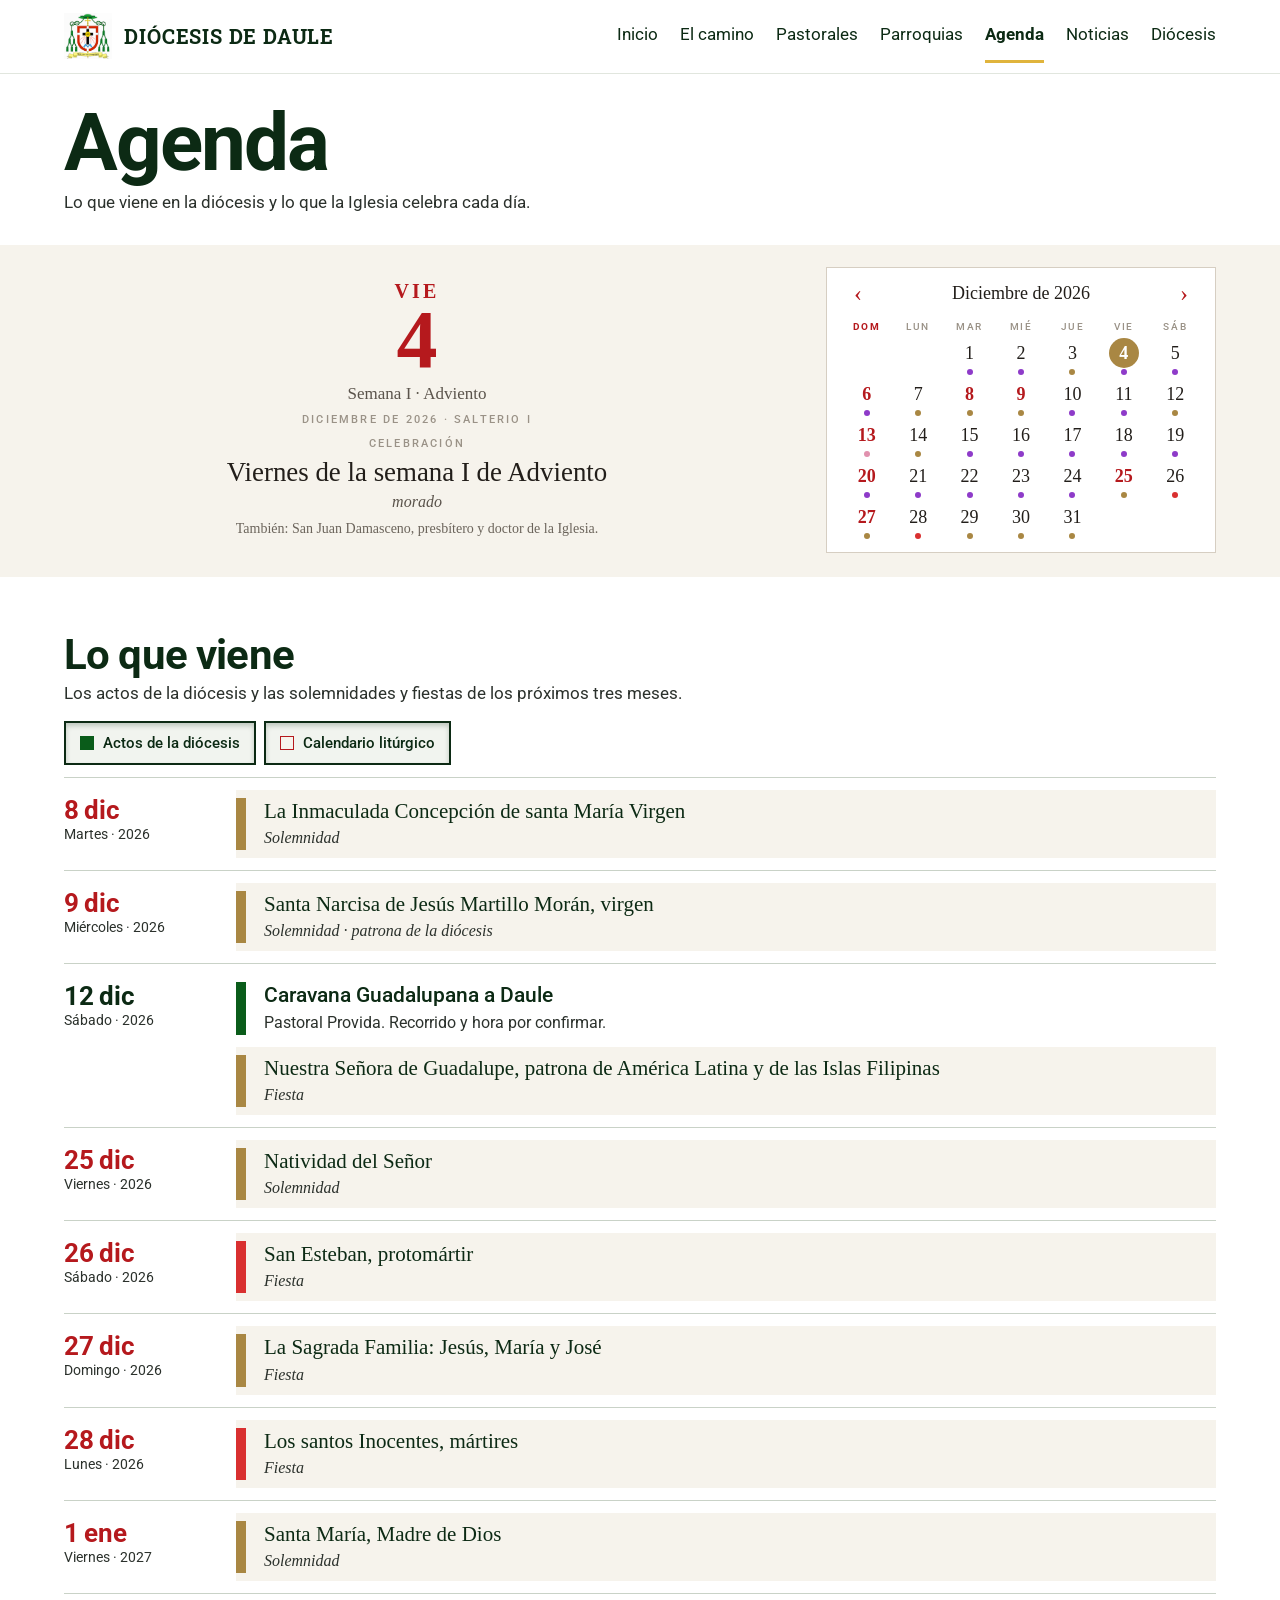
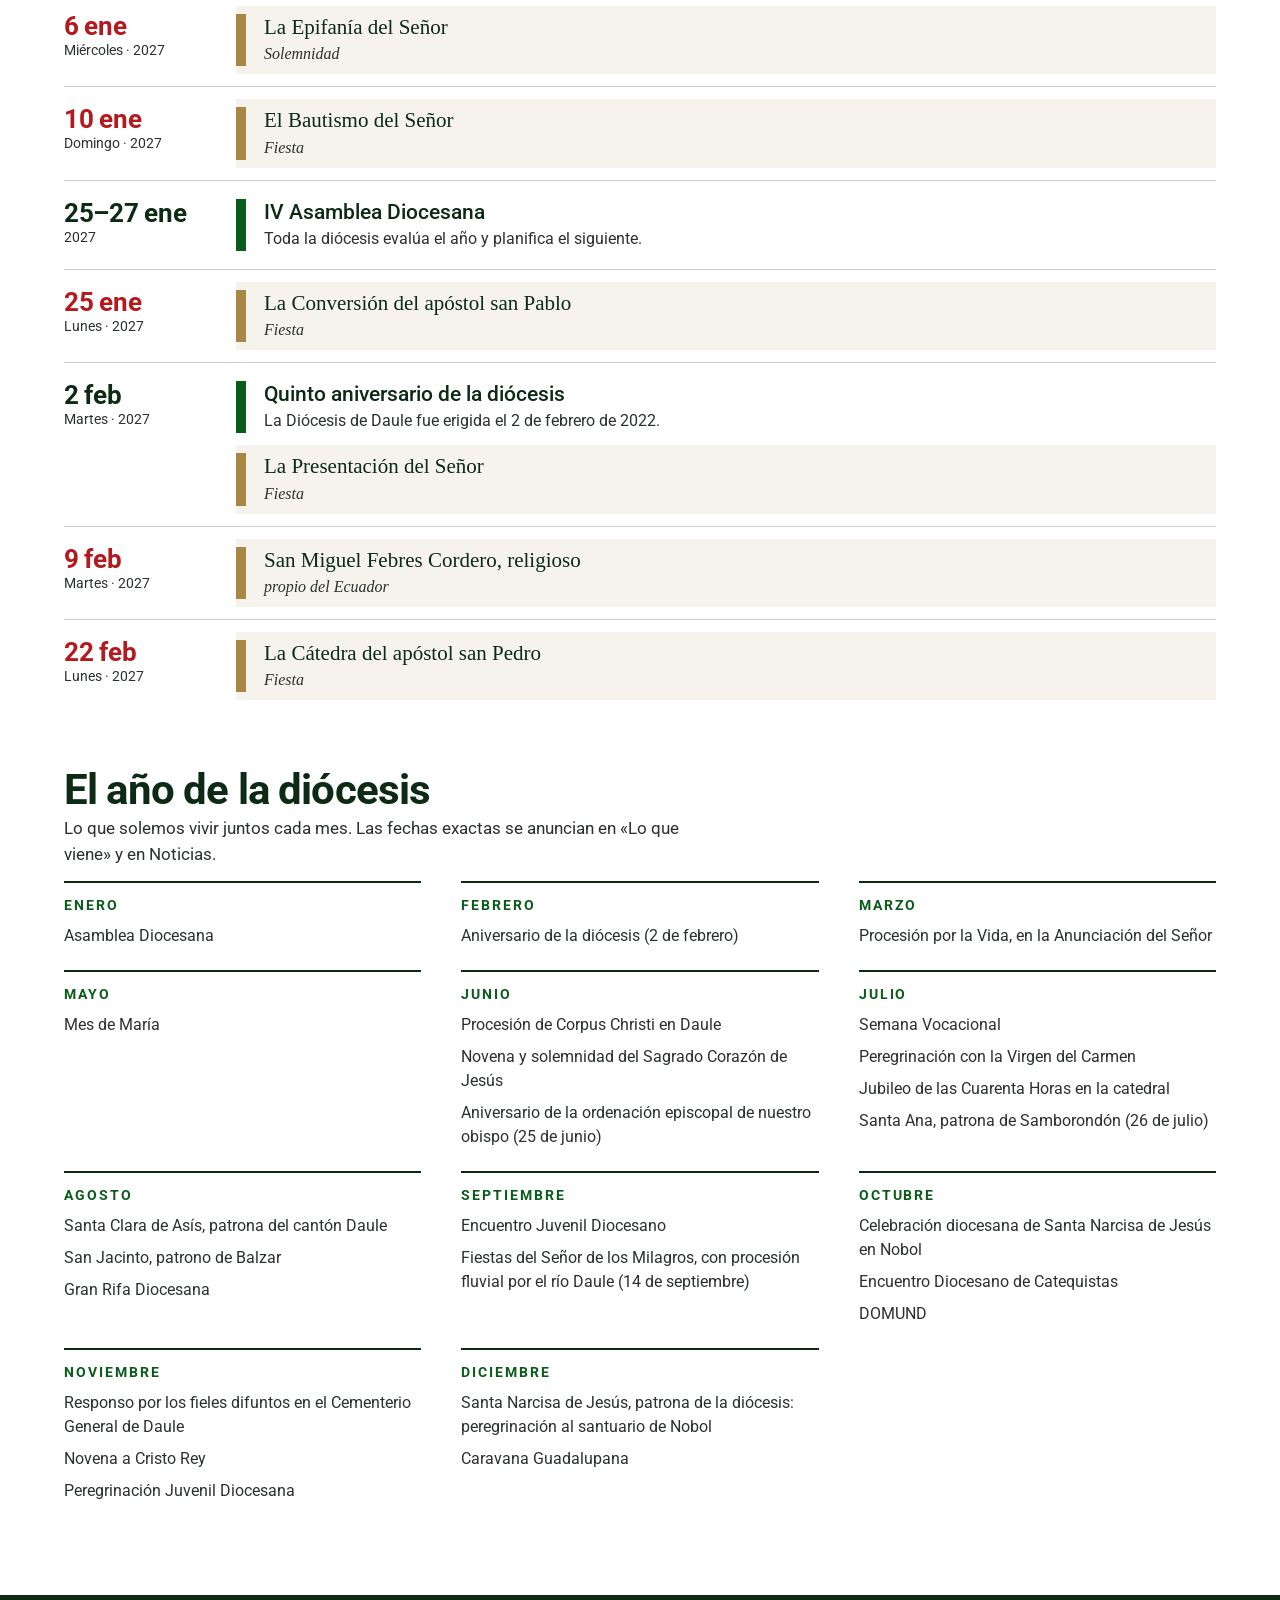
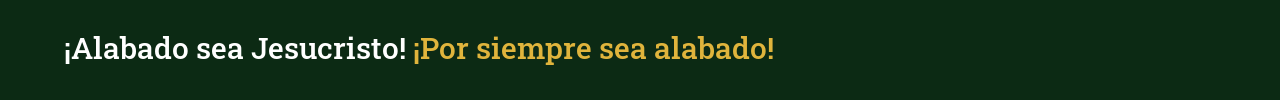
<file: agenda.html>
<!doctype html>
<html lang="es">
<head>
<meta charset="utf-8">
<meta name="viewport" content="width=device-width, initial-scale=1">
<!-- Sitio en construcción: quitar esta línea cuando se publique oficialmente -->
<meta name="robots" content="noindex, nofollow">
<title>Agenda · Diócesis de Daule</title>
<meta name="description" content="Agenda de la Diócesis de Daule: lo que viene en la diócesis y en el calendario litúrgico.">
<link rel="icon" href="img/escudo.png">
<link rel="preconnect" href="https://fonts.googleapis.com">
<link rel="preconnect" href="https://fonts.gstatic.com" crossorigin>
<link rel="stylesheet" href="https://fonts.googleapis.com/css2?family=Roboto:wght@300;400;500;700&family=Roboto+Slab:wght@500;700&display=swap">
<link rel="stylesheet" href="css/hoja.css">
<style>
:root { --verde: #0A5C1A; --oscuro: #0C2A14; --oro: #E0B43C; --texto: #2B312C; --crema: #F6F3EC; }
* { box-sizing: border-box; }
body { margin: 0; font-family: 'Roboto', Arial, sans-serif; color: var(--texto); line-height: 1.5; font-size: 17px; background: #FFFFFF; }
a { color: var(--verde); }
a:hover { color: var(--oscuro); }
.ancho { max-width: 1200px; margin: 0 auto; padding: 0 24px; }
header { position: sticky; top: 0; z-index: 50; background: #FFFFFF; border-bottom: 1px solid #E1E6DE; }
header .ancho { display: flex; align-items: center; justify-content: space-between; gap: 16px; padding-top: 10px; padding-bottom: 10px; }
.marca { display: flex; align-items: center; gap: 12px; text-decoration: none; color: var(--oscuro); font-family: 'Roboto Slab', serif; font-weight: 700; font-size: 20px; letter-spacing: 0.04em; }
.marca img { height: 46px; width: auto; }
header nav { display: flex; gap: 22px; overflow-x: auto; }
header nav a { text-decoration: none; color: var(--oscuro); padding: 12px 0; white-space: nowrap; }
header nav a[aria-current] { font-weight: 700; border-bottom: 3px solid var(--oro); }
h1 { margin: 30px 0 8px; font-weight: 700; font-size: clamp(40px, 7vw, 80px); line-height: 0.98; letter-spacing: -0.025em; color: var(--oscuro); }
.bajada { margin: 0 0 30px; max-width: 600px; }
h2 { margin: 56px 0 4px; font-weight: 700; font-size: clamp(28px, 3.4vw, 42px); letter-spacing: -0.02em; color: var(--oscuro); line-height: 1.05; }
.sub { margin: 0 0 14px; max-width: 620px; }
.leyenda { display: flex; flex-wrap: wrap; gap: 8px; margin: 0 0 12px; }
.leyenda button { font: 500 15px 'Roboto', Arial, sans-serif; padding: 10px 14px; min-height: 44px; border: 2px solid var(--oscuro); background: #F1F4EF; color: var(--oscuro); cursor: pointer; display: flex; align-items: center; gap: 9px; box-shadow: inset 0 3px 5px rgba(12, 42, 20, .22); }
.leyenda button[aria-pressed="false"] { background: #FFFFFF; color: #6B736C; border-color: #B9C2B7; text-decoration: line-through; box-shadow: 0 2px 0 #B9C2B7; }
.leyenda button[aria-pressed="false"] i { opacity: .45; }
.leyenda button:focus-visible { outline: 3px solid var(--oro); outline-offset: 2px; }
.leyenda i { width: 14px; height: 14px; display: inline-block; flex: none; }
.acto { display: grid; grid-template-columns: 150px minmax(0, 1fr); gap: 0 22px; border-top: 1px solid #C9D2C7; padding: 12px 0; align-items: start; }
.acto .cuando { font-weight: 700; font-size: 26px; letter-spacing: -0.01em; color: var(--oscuro); line-height: 1.15; padding-top: 6px; }
.acto.solo-liturgia .cuando { color: #B5191D; }
.acto .cuando small { display: block; font-weight: 400; font-size: 14px; letter-spacing: 0; color: var(--texto); text-transform: capitalize; }
.acto .cosas { display: flex; flex-direction: column; gap: 6px; }
.cosa { display: grid; grid-template-columns: 10px minmax(0, 1fr); gap: 0 18px; padding: 6px 0; }
.cosa .barra { background: var(--verde); }
.cosa h3 { margin: 0; font-size: 21px; font-weight: 500; color: var(--oscuro); line-height: 1.25; }
.cosa p { margin: 2px 0 0; font-size: 16px; }
.acto.hoy-es .cuando::after { content: 'hoy'; display: inline-block; font-size: 12px; font-weight: 700; text-transform: uppercase; letter-spacing: .1em; background: var(--oro); color: var(--oscuro); padding: 2px 7px; margin-left: 10px; vertical-align: middle; }
.cosa.liturgia { background: var(--crema); padding: 8px 12px 8px 0; }
.cosa.liturgia h3 { font-family: 'Palatino Linotype', Palatino, 'Book Antiqua', 'URW Palladio L', Georgia, serif; font-weight: 400; }
.cosa.liturgia p { font-style: italic; font-family: 'Palatino Linotype', Palatino, 'Book Antiqua', 'URW Palladio L', Georgia, serif; }
.meses { display: grid; grid-template-columns: repeat(auto-fill, minmax(260px, 1fr)); gap: 0 40px; padding-bottom: 70px; }
.mes { border-top: 2px solid var(--oscuro); padding: 12px 0 18px; }
.mes h3 { margin: 0 0 4px; font-size: 14px; font-weight: 700; text-transform: uppercase; letter-spacing: .14em; color: var(--verde); }
.mes ul { margin: 0; padding: 0; list-style: none; }
.mes li { padding: 4px 0; font-size: 16px; }
footer { background: var(--oscuro); color: #FFFFFF; }
footer p { margin: 0; padding: 30px 0; font-family: 'Roboto Slab', serif; font-weight: 500; font-size: clamp(20px, 3vw, 30px); }
footer span { color: var(--oro); }
@media (max-width: 760px) {
  header nav { gap: 12px; font-size: 14px; }
  .marca span { display: none; }
  .acto { grid-template-columns: 1fr; gap: 4px; }
  .acto .cuando { font-size: 20px; padding-top: 0; }
  .acto .cuando small { display: inline; margin-left: 8px; }
  .cosa { grid-template-columns: 8px minmax(0, 1fr); gap: 0 14px; }
}
</style>
</head>
<body>
<header>
  <div class="ancho">
    <a class="marca" href="index.html"><img src="img/escudo.png" alt="Diócesis de Daule"> <span>DIÓCESIS DE DAULE</span></a>
    <nav aria-label="Principal">
      <a href="index.html">Inicio</a>
      <a href="camino.html">El camino</a>
      <a href="pastorales.html">Pastorales</a>
      <a href="parroquias.html">Parroquias</a>
      <a href="agenda.html" aria-current="page">Agenda</a>
      <a href="noticias.html">Noticias</a>
      <a href="diocesis.html">Diócesis</a>
    </nav>
  </div>
</header>

<main>
  <div class="ancho">
    <h1>Agenda</h1>
    <p class="bajada">Lo que viene en la diócesis y lo que la Iglesia celebra cada día.</p>
  </div>

  <div class="hoja">
    <div class="hoja-dos">
      <div>
        <aside data-hoja="sin-semana" hidden aria-label="Calendario litúrgico"></aside>
        <div class="hoja-deldia" id="del-dia" hidden></div>
      </div>
      <div class="hoja-mesbox" data-mes aria-label="Calendario del mes"></div>
    </div>
  </div>

  <div class="ancho">
    <h2>Lo que viene</h2>
    <p class="sub">Los actos de la diócesis y las solemnidades y fiestas de los próximos tres meses.</p>
    <div class="leyenda" role="group" aria-label="Qué mostrar">
      <button type="button" data-tipo="diocesis" aria-pressed="true"><i style="background: #0A5C1A"></i>Actos de la diócesis</button>
      <button type="button" data-tipo="liturgia" aria-pressed="true"><i style="background: #F6F3EC; border: 1px solid #B5191D"></i>Calendario litúrgico</button>
    </div>
    <div id="viene"></div>

    <h2>El año de la diócesis</h2>
    <p class="sub">Lo que solemos vivir juntos cada mes. Las fechas exactas se anuncian en «Lo que viene» y en Noticias.</p>
    <div class="meses" id="meses"></div>
  </div>
</main>

<footer>
  <div class="ancho"><p>¡Alabado sea Jesucristo! <span>¡Por siempre sea alabado!</span></p></div>
</footer>

<script src="data/agenda.js"></script>
<script src="js/hoja.js"></script>
<script>
(function () {
  var MESES = ['ene', 'feb', 'mar', 'abr', 'may', 'jun', 'jul', 'ago', 'sep', 'oct', 'nov', 'dic'];
  var DIAS = ['domingo', 'lunes', 'martes', 'miércoles', 'jueves', 'viernes', 'sábado'];
  var GRADO = { solemnity: 'Solemnidad', feast: 'Fiesta', triduum: 'Triduo Pascual' };
  var PUNTO = { green: '#2FA84F', white: '#A98743', violet: '#8E3BC9', red: '#D93030', rose: '#E191AE' };
  var VENTANA = 92;   // días hacia adelante

  function el(tag, clase, texto) {
    var e = document.createElement(tag);
    if (clase) e.className = clase;
    if (texto != null) e.textContent = texto;
    return e;
  }
  function iso(f) { return f.toISOString().slice(0, 10); }
  function fecha(s) { var a = s.split('-'); return new Date(Date.UTC(+a[0], +a[1] - 1, +a[2])); }

  // Hoy en la hora de Ecuador (o ?fecha=AAAA-MM-DD para probar)
  var p = {};
  new Intl.DateTimeFormat('en-CA', { timeZone: 'America/Guayaquil', year: 'numeric', month: '2-digit', day: '2-digit' })
    .formatToParts(new Date()).forEach(function (x) { p[x.type] = x.value; });
  var prueba = /^\d{4}-\d{2}-\d{2}$/.exec(new URLSearchParams(location.search).get('fecha') || '');
  var hoy = fecha(prueba ? prueba[0] : p.year + '-' + p.month + '-' + p.day);
  var fin = new Date(hoy.getTime() + VENTANA * 86400000);

  // Actos de la diócesis del día elegido en el calendario
  var delDia = document.getElementById('del-dia');
  document.addEventListener('hoja:dia', function (e) {
    var f = fecha(e.detail);
    var actos = (window.AGENDA || []).filter(function (a) { return fecha(a.desde) <= f && fecha(a.hasta || a.desde) >= f; });
    delDia.textContent = '';
    delDia.hidden = !actos.length;
    if (!actos.length) return;
    delDia.appendChild(el('p', 'hoja-rotulo', 'Ese día en la diócesis'));
    actos.forEach(function (a) {
      var pr = el('p', 'acto-dia', a.titulo);
      if (a.detalle) pr.appendChild(el('small', null, a.detalle));
      delDia.appendChild(pr);
    });
  });

  // El año de la diócesis
  var meses = document.getElementById('meses');
  (window.ANIO_DIOCESANO || []).forEach(function (m) {
    var caja = el('div', 'mes');
    caja.appendChild(el('h3', null, m[0]));
    var ul = el('ul');
    m[1].forEach(function (t) { ul.appendChild(el('li', null, t)); });
    caja.appendChild(ul);
    meses.appendChild(caja);
  });

  function cuando(d, h) {
    var c = el('div', 'cuando');
    var t = d.getUTCDate() + (h && h.getUTCMonth() === d.getUTCMonth() ? '–' + h.getUTCDate() : '') + ' ' + MESES[d.getUTCMonth()];
    if (h && h.getUTCMonth() !== d.getUTCMonth()) t += ' – ' + h.getUTCDate() + ' ' + MESES[h.getUTCMonth()];
    c.appendChild(document.createTextNode(t));
    c.appendChild(el('small', null, (h ? '' : DIAS[d.getUTCDay()] + ' · ') + d.getUTCFullYear()));
    return c;
  }

  // Botones para ver solo la diócesis, solo el calendario litúrgico o ambos
  var ver = { diocesis: true, liturgia: true };
  var filtros = document.querySelectorAll('.leyenda button');
  filtros.forEach(function (b) {
    b.addEventListener('click', function () {
      var t = b.dataset.tipo, otro = t === 'diocesis' ? 'liturgia' : 'diocesis';
      ver[t] = !ver[t];
      if (!ver[t] && !ver[otro]) ver[otro] = true;     // nunca se queda la lista vacía
      filtros.forEach(function (x) { x.setAttribute('aria-pressed', String(ver[x.dataset.tipo])); });
      pintar();
    });
  });

  function pintar() {
    var filas = [];
    (window.AGENDA || []).forEach(function (a) {
      var d = fecha(a.desde), h = a.hasta ? fecha(a.hasta) : null;
      if ((h || d) < hoy) return;                       // ya pasó
      filas.push({ d: d, h: h, titulo: a.titulo, detalle: a.detalle, tipo: 'diocesis', orden: 0 });
    });
    for (var f = new Date(hoy.getTime()); f <= fin; f = new Date(f.getTime() + 86400000)) {
      var x = ((window.CALENDARIO || {})[String(f.getUTCFullYear())] || {})[iso(f)];
      if (!x || !(GRADO[x.t] || x.src)) continue;       // solo solemnidades, fiestas y lo propio
      var linea = [];
      if (GRADO[x.t]) linea.push(GRADO[x.t]);
      if (x.sub) linea.push(x.sub);
      else if (x.src === 'ec-dau') linea.push('propio de la diócesis');
      else if (x.src === 'ec') linea.push('propio del Ecuador');
      filas.push({ d: new Date(f.getTime()), titulo: x.n, detalle: linea.join(' · '), tipo: 'liturgia', color: PUNTO[x.c], orden: 1 });
    }
    filas = filas.filter(function (r) { return ver[r.tipo]; });
    filas.sort(function (a, b) { return a.d - b.d || a.orden - b.orden; });

    // Un solo bloque por fecha: lo que cae el mismo día va junto
    var grupos = [];
    filas.forEach(function (r) {
      var ult = grupos[grupos.length - 1];
      if (ult && !ult.h && !r.h && ult.d.getTime() === r.d.getTime()) ult.cosas.push(r);
      else grupos.push({ d: r.d, h: r.h, cosas: [r] });
    });

    var caja = document.getElementById('viene');
    caja.textContent = '';
    grupos.forEach(function (g) {
      var art = el('article', 'acto');
      if (g.cosas.every(function (r) { return r.tipo === 'liturgia'; })) art.className += ' solo-liturgia';
      if (g.d <= hoy && (g.h || g.d) >= hoy) art.className += ' hoy-es';
      art.appendChild(cuando(g.d, g.h));
      var cosas = el('div', 'cosas');
      g.cosas.forEach(function (r) {
        var cosa = el('div', 'cosa' + (r.tipo === 'liturgia' ? ' liturgia' : ''));
        var barra = el('div', 'barra');
        if (r.tipo === 'liturgia') barra.style.background = r.color || '#A98743';
        cosa.appendChild(barra);
        var cuerpo = el('div');
        cuerpo.appendChild(el('h3', null, r.titulo));
        if (r.detalle) cuerpo.appendChild(el('p', null, r.detalle));
        cosa.appendChild(cuerpo);
        cosas.appendChild(cosa);
      });
      art.appendChild(cosas);
      caja.appendChild(art);
    });
    if (!filas.length) caja.appendChild(el('p', null, 'Pronto anunciaremos los próximos actos.'));
  }

  // Carga los años del calendario que toca la ventana y pinta
  var anios = {}; anios[hoy.getUTCFullYear()] = 1; anios[fin.getUTCFullYear()] = 1;
  var lista = Object.keys(anios), faltan = lista.length;
  lista.forEach(function (a) {
    var s = document.createElement('script');
    s.src = 'data/calendario/daule-' + a + '.js';
    s.onload = s.onerror = function () { if (--faltan === 0) pintar(); };
    document.head.appendChild(s);
  });
})();
</script>
</body>
</html>
</file>
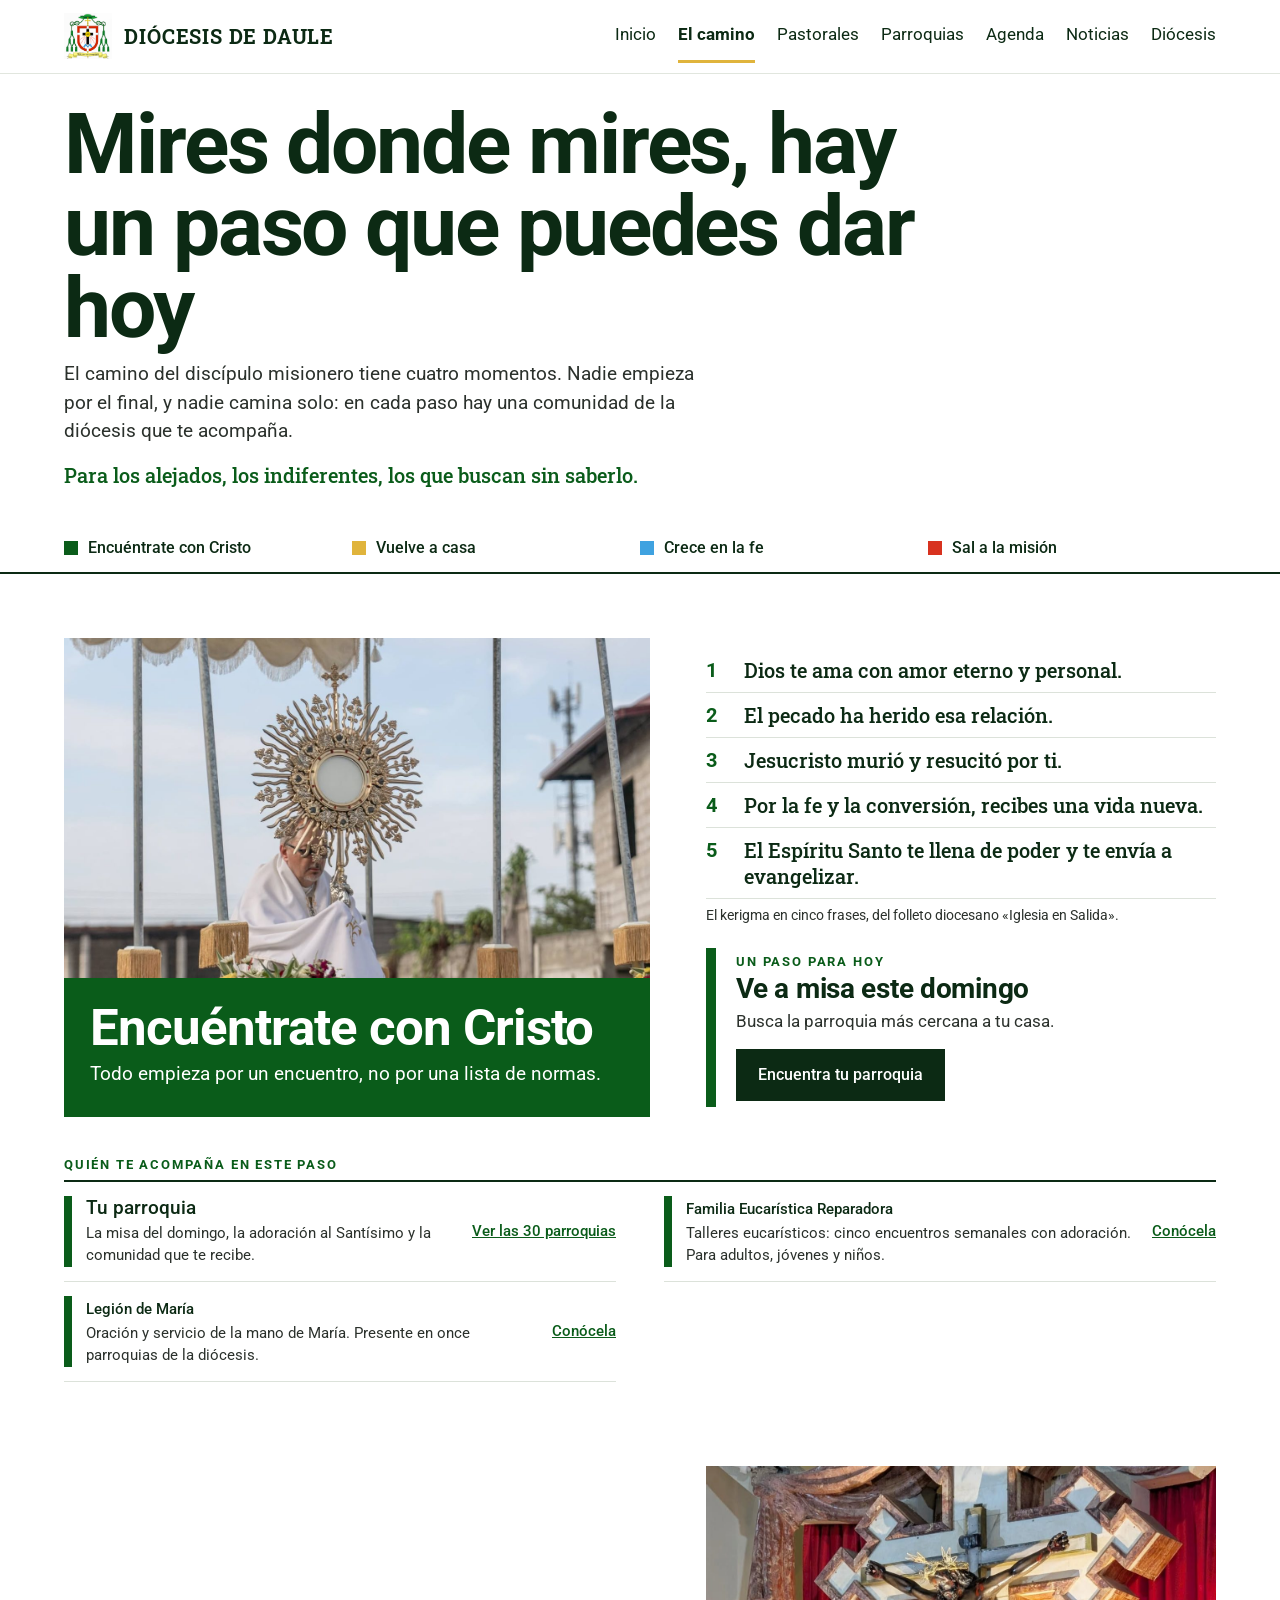
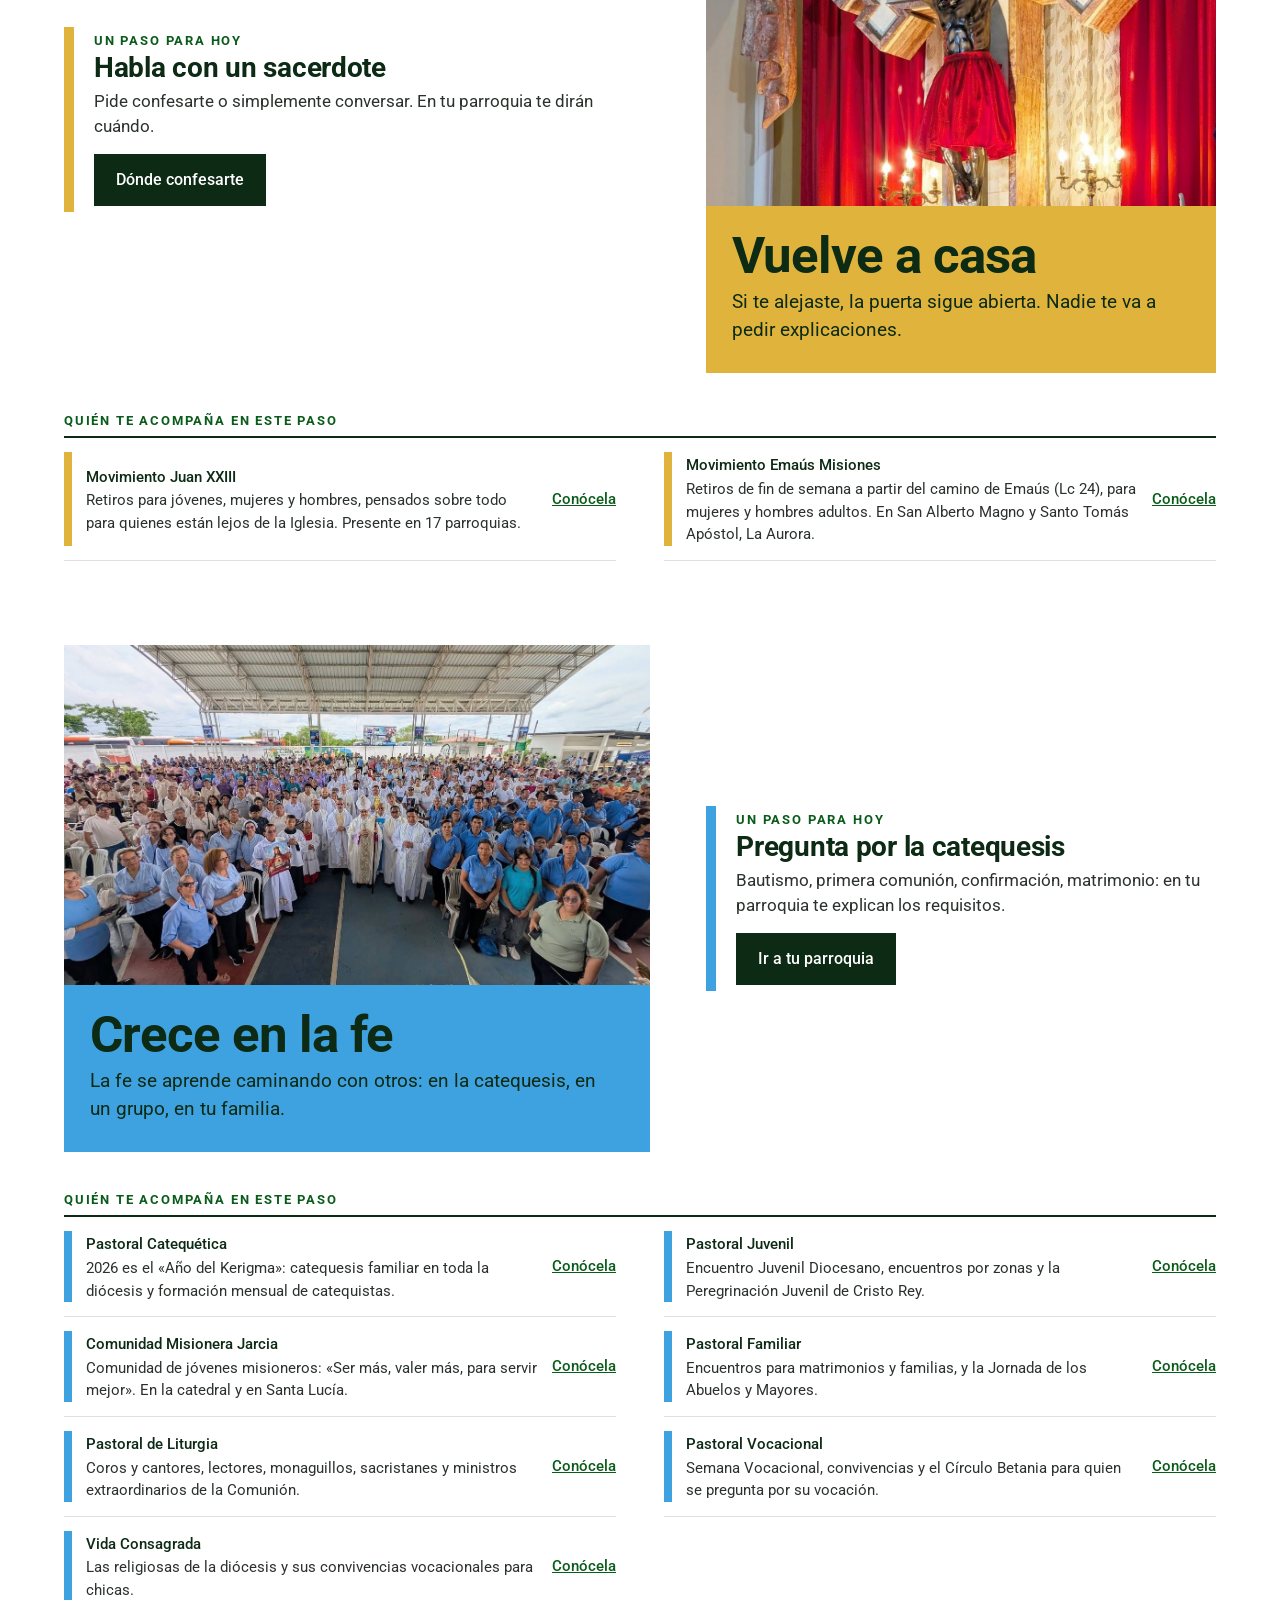
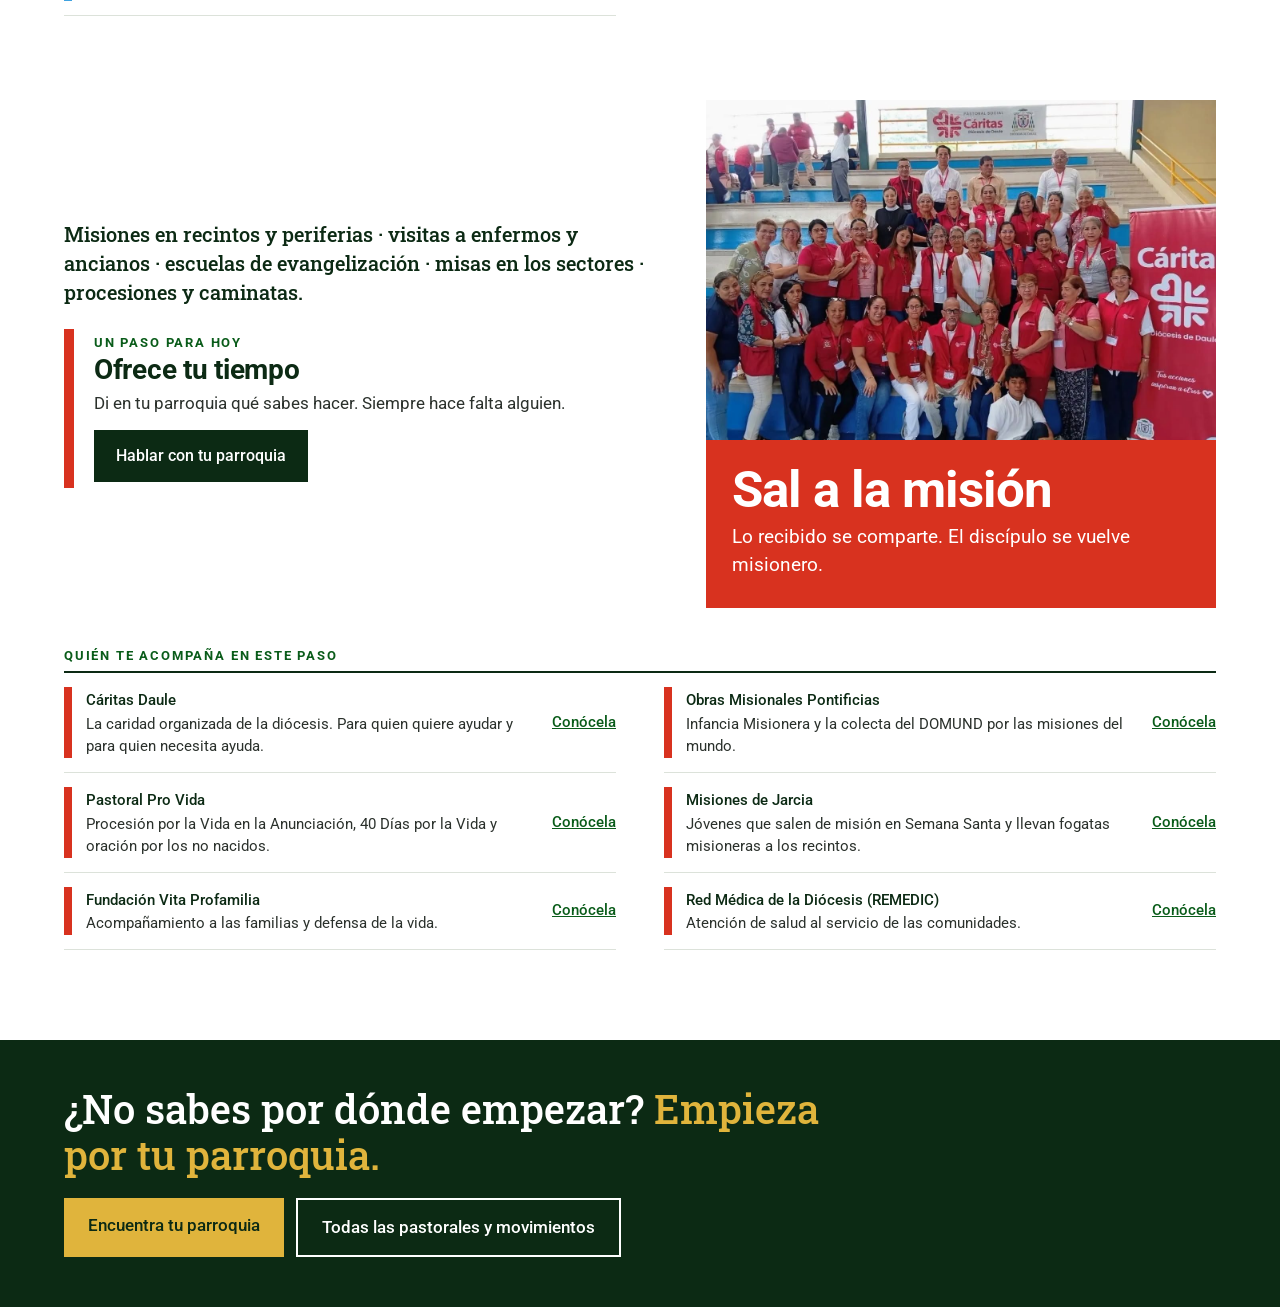
<file: camino.html>
<!doctype html>
<html lang="es">
<head>
<meta charset="utf-8">
<meta name="viewport" content="width=device-width, initial-scale=1">
<!-- Sitio en construcción: quitar esta línea cuando se publique oficialmente -->
<meta name="robots" content="noindex, nofollow">
<title>El camino · Diócesis de Daule</title>
<meta name="description" content="El camino del discípulo misionero en la Diócesis de Daule: encuentro, conversión, discipulado y misión, con las pastorales y movimientos que acompañan cada paso.">
<link rel="icon" href="img/escudo.png">
<link rel="preconnect" href="https://fonts.googleapis.com">
<link rel="preconnect" href="https://fonts.gstatic.com" crossorigin>
<link rel="stylesheet" href="https://fonts.googleapis.com/css2?family=Roboto:wght@300;400;500;700&family=Roboto+Slab:wght@500;700&display=swap">
<style>
:root { --verde: #0A5C1A; --oscuro: #0C2A14; --oro: #E0B43C; --texto: #2B312C; }
* { box-sizing: border-box; }
html { scroll-behavior: smooth; }
body { margin: 0; font-family: 'Roboto', Arial, sans-serif; color: var(--texto); line-height: 1.5; font-size: 17px; background: #FFFFFF; }
a { color: var(--verde); }
a:hover { color: var(--oscuro); }
.ancho { max-width: 1200px; margin: 0 auto; padding: 0 24px; }
header { position: sticky; top: 0; z-index: 50; background: #FFFFFF; border-bottom: 1px solid #E1E6DE; }
header .ancho { display: flex; align-items: center; justify-content: space-between; gap: 16px; padding-top: 10px; padding-bottom: 10px; }
.marca { flex: none; display: flex; align-items: center; gap: 12px; text-decoration: none; color: var(--oscuro); font-family: 'Roboto Slab', serif; font-weight: 700; font-size: 20px; letter-spacing: 0.04em; }
.marca img { height: 46px; width: auto; }
header nav { display: flex; gap: 22px; overflow-x: auto; }
header nav a { text-decoration: none; color: var(--oscuro); padding: 12px 0; white-space: nowrap; }
header nav a[aria-current] { font-weight: 700; border-bottom: 3px solid var(--oro); }
h1 { margin: 30px 0 10px; font-weight: 700; font-size: clamp(40px, 7vw, 84px); line-height: 0.98; letter-spacing: -0.025em; color: var(--oscuro); max-width: 900px; }
.bajada { margin: 0; max-width: 640px; font-size: 19px; }
.para { margin: 14px 0 0; max-width: 640px; font-family: 'Roboto Slab', serif; font-weight: 500; font-size: 20px; color: var(--verde); }
.pasos-nav { position: sticky; top: 67px; z-index: 40; background: #FFFFFF; border-bottom: 2px solid var(--oscuro); margin-top: 34px; }
.pasos-nav ol { list-style: none; margin: 0 auto; padding: 0 24px; max-width: 1200px; display: grid; grid-template-columns: repeat(4, 1fr); }
.pasos-nav a { display: flex; align-items: center; gap: 10px; padding: 12px 6px 12px 0; text-decoration: none; color: var(--oscuro); font-weight: 500; font-size: 16px; min-height: 48px; }
.pasos-nav i { flex: none; width: 14px; height: 14px; display: inline-block; }
.etapa { padding: 64px 0 20px; scroll-margin-top: 110px; }
.etapa-arriba { display: grid; grid-template-columns: minmax(0, 1.15fr) minmax(0, 1fr); gap: 30px 56px; align-items: center; }
.etapa.inv .bloque { order: 2; }
.bloque { display: flex; flex-direction: column; }
.bloque img { width: 100%; height: 340px; object-fit: cover; display: block; }
.bloque-texto { padding: 22px 26px 28px; }
.num { font-weight: 700; font-size: 14px; letter-spacing: .2em; }
.bloque h2 { margin: 2px 0 6px; font-weight: 700; font-size: clamp(32px, 4vw, 52px); line-height: 1.02; letter-spacing: -0.02em; }
.bloque p { margin: 0; font-size: 19px; max-width: 520px; }
.rotulo { margin: 0; font-size: 13px; font-weight: 700; text-transform: uppercase; letter-spacing: .14em; color: var(--verde); }
.kerigma { margin: 0 0 6px; padding: 0; list-style: none; counter-reset: k; }
.kerigma li { counter-increment: k; display: grid; grid-template-columns: 38px 1fr; padding: 9px 0; border-bottom: 1px solid #DCE2DA; font-family: 'Roboto Slab', serif; font-weight: 500; font-size: 20px; color: var(--oscuro); line-height: 1.3; }
.kerigma li::before { content: counter(k); font-family: 'Roboto', Arial, sans-serif; font-weight: 700; color: var(--verde); }
.fuente { margin: 0 0 22px; font-size: 14px; }
.acciones { margin: 0 0 22px; font-family: 'Roboto Slab', serif; font-weight: 500; font-size: 20px; line-height: 1.45; color: var(--oscuro); }
.paso { border-left: 10px solid; padding: 4px 0 6px 20px; }
.paso p { margin: 0; }
.paso-titulo { font-weight: 700; font-size: 28px; letter-spacing: -0.01em; color: var(--oscuro); line-height: 1.15; padding: 2px 0 4px; }
.boton { display: inline-block; margin-top: 14px; text-decoration: none; background: var(--oscuro); color: #FFFFFF; font-weight: 500; padding: 14px 22px; font-size: 16px; }
.boton:hover { background: var(--verde); color: #FFFFFF; }
.quien { margin-top: 38px; padding-bottom: 6px; border-bottom: 2px solid var(--oscuro); }
.grupos { list-style: none; margin: 0; padding: 0; display: grid; grid-template-columns: repeat(2, minmax(0, 1fr)); gap: 0 48px; }
.grupos li { display: grid; grid-template-columns: 8px minmax(0, 1fr) auto; gap: 0 14px; padding: 14px 0; border-bottom: 1px solid #DCE2DA; align-items: center; }
.grupos i { align-self: stretch; }
.grupos h3 { margin: 0; font-size: 19px; font-weight: 500; color: var(--oscuro); line-height: 1.25; }
.grupos h3 a { color: inherit; text-decoration: none; }
.grupos h3 a:hover { text-decoration: underline; }
.grupos p { margin: 2px 0 0; font-size: 15px; }
.grupos a { font-weight: 500; font-size: 15px; padding: 12px 0; white-space: nowrap; }
.grupos .sin { font-size: 13px; color: #5A635B; max-width: 96px; text-align: right; line-height: 1.25; }
.cierre { margin-top: 70px; background: var(--oscuro); color: #FFFFFF; }
.cierre .ancho { padding-top: 46px; padding-bottom: 50px; display: flex; flex-wrap: wrap; gap: 20px 60px; align-items: center; justify-content: space-between; }
.cierre p { margin: 0; font-family: 'Roboto Slab', serif; font-weight: 500; font-size: clamp(24px, 3.2vw, 40px); line-height: 1.15; max-width: 760px; }
.cierre span { color: var(--oro); }
.cierre a { text-decoration: none; background: var(--oro); color: var(--oscuro); font-weight: 500; padding: 15px 24px; }
@media (max-width: 860px) {
  header nav { gap: 12px; font-size: 14px; }
  .marca span { display: none; }
  .pasos-nav ol { padding: 0 12px; }
  .pasos-nav a { font-size: 13px; gap: 6px; flex-direction: column; align-items: flex-start; padding: 8px 4px; line-height: 1.2; }
  .etapa { padding-top: 44px; }
  .etapa-arriba { grid-template-columns: 1fr; padding: 0; }
  .etapa.inv .bloque { order: 0; }
  .bloque img { height: 230px; }
  .lado { padding: 0 20px; }
  .grupos { grid-template-columns: 1fr; }
  .grupos li { grid-template-columns: 8px minmax(0, 1fr); }
  .grupos a, .grupos .sin { grid-column: 2; padding: 6px 0 0; text-align: left; max-width: none; }
}
</style>
</head>
<body>
<header>
  <div class="ancho">
    <a class="marca" href="index.html"><img src="img/escudo.png" alt="Diócesis de Daule"> <span>DIÓCESIS DE DAULE</span></a>
    <nav aria-label="Principal">
      <a href="index.html">Inicio</a>
      <a href="camino.html" aria-current="page">El camino</a>
      <a href="pastorales.html">Pastorales</a>
      <a href="parroquias.html">Parroquias</a>
      <a href="agenda.html">Agenda</a>
      <a href="noticias.html">Noticias</a>
      <a href="diocesis.html">Diócesis</a>
    </nav>
  </div>
</header>

<main>
  <div class="ancho">
    <h1>Mires donde mires, hay un paso que puedes dar hoy</h1>
    <p class="bajada">El camino del discípulo misionero tiene cuatro momentos. Nadie empieza por el final, y nadie camina solo: en cada paso hay una comunidad de la diócesis que te acompaña.</p>
    <p class="para">Para los alejados, los indiferentes, los que buscan sin saberlo.</p>
  </div>

  <nav class="pasos-nav" aria-label="Los cuatro pasos">
    <ol>
      <li><a href="#encuentro"><i style="background: #0A5C1A"></i>Encuéntrate con Cristo</a></li>
      <li><a href="#conversion"><i style="background: #E0B43C"></i>Vuelve a casa</a></li>
      <li><a href="#discipulo"><i style="background: #3FA2E0"></i>Crece en la fe</a></li>
      <li><a href="#mision"><i style="background: #D8321F"></i>Sal a la misión</a></li>
    </ol>
  </nav>

<section class="etapa" id="encuentro">
  <div class="ancho etapa-arriba">
    <div class="bloque" style="background: #0A5C1A; color: #FFFFFF">
      <img src="img/corpus-christi.jpg" alt="Custodia con el Santísimo en la procesión de Corpus Christi en Daule">
      <div class="bloque-texto">
        <h2>Encuéntrate con Cristo</h2>
        <p>Todo empieza por un encuentro, no por una lista de normas.</p>
      </div>
    </div>
    <div class="lado">
      <ol class="kerigma">
<li>Dios te ama con amor eterno y personal.</li>
<li>El pecado ha herido esa relación.</li>
<li>Jesucristo murió y resucitó por ti.</li>
<li>Por la fe y la conversión, recibes una vida nueva.</li>
<li>El Espíritu Santo te llena de poder y te envía a evangelizar.</li>
</ol>
<p class="fuente">El kerigma en cinco frases, del folleto diocesano «Iglesia en Salida».</p>
      <div class="paso" style="border-color: #0A5C1A">
        <p class="rotulo">Un paso para hoy</p>
        <p class="paso-titulo">Ve a misa este domingo</p>
        <p>Busca la parroquia más cercana a tu casa.</p>
        <a class="boton" href="parroquias.html">Encuentra tu parroquia</a>
      </div>
    </div>
  </div>
  <div class="ancho">
    <p class="rotulo quien">Quién te acompaña en este paso</p>
    <ul class="grupos">
      <li><i style="background: #0A5C1A"></i><div><h3>Tu parroquia</h3><p>La misa del domingo, la adoración al Santísimo y la comunidad que te recibe.</p></div><a href="parroquias.html">Ver las 30 parroquias</a></li>
      <li><i style="background: #0A5C1A"></i><div><h3><a href="pastorales.html#eucaristica-reparadora">Familia Eucarística Reparadora</a></h3><p>Talleres eucarísticos: cinco encuentros semanales con adoración. Para adultos, jóvenes y niños.</p></div><a href="pastorales.html#eucaristica-reparadora">Conócela</a></li>
      <li><i style="background: #0A5C1A"></i><div><h3><a href="pastorales.html#legion-de-maria">Legión de María</a></h3><p>Oración y servicio de la mano de María. Presente en once parroquias de la diócesis.</p></div><a href="pastorales.html#legion-de-maria">Conócela</a></li>
    </ul>
  </div>
</section>

<section class="etapa inv" id="conversion">
  <div class="ancho etapa-arriba">
    <div class="bloque" style="background: #E0B43C; color: #0C2A14">
      <img src="img/catedral.jpg" alt="El Señor de los Milagros en el altar de la catedral de Daule">
      <div class="bloque-texto">
        <h2>Vuelve a casa</h2>
        <p>Si te alejaste, la puerta sigue abierta. Nadie te va a pedir explicaciones.</p>
      </div>
    </div>
    <div class="lado">
      
      <div class="paso" style="border-color: #E0B43C">
        <p class="rotulo">Un paso para hoy</p>
        <p class="paso-titulo">Habla con un sacerdote</p>
        <p>Pide confesarte o simplemente conversar. En tu parroquia te dirán cuándo.</p>
        <a class="boton" href="parroquias.html">Dónde confesarte</a>
      </div>
    </div>
  </div>
  <div class="ancho">
    <p class="rotulo quien">Quién te acompaña en este paso</p>
    <ul class="grupos">
      <li><i style="background: #E0B43C"></i><div><h3><a href="pastorales.html#juan-xxiii">Movimiento Juan XXIII</a></h3><p>Retiros para jóvenes, mujeres y hombres, pensados sobre todo para quienes están lejos de la Iglesia. Presente en 17 parroquias.</p></div><a href="pastorales.html#juan-xxiii">Conócela</a></li>
      <li><i style="background: #E0B43C"></i><div><h3><a href="pastorales.html#emaus">Movimiento Emaús Misiones</a></h3><p>Retiros de fin de semana a partir del camino de Emaús (Lc 24), para mujeres y hombres adultos. En San Alberto Magno y Santo Tomás Apóstol, La Aurora.</p></div><a href="pastorales.html#emaus">Conócela</a></li>
    </ul>
  </div>
</section>

<section class="etapa" id="discipulo">
  <div class="ancho etapa-arriba">
    <div class="bloque" style="background: #3FA2E0; color: #0C2A14">
      <img src="img/catequistas-2.jpg" alt="Cientos de catequistas reunidos en el IV Encuentro Diocesano">
      <div class="bloque-texto">
        <h2>Crece en la fe</h2>
        <p>La fe se aprende caminando con otros: en la catequesis, en un grupo, en tu familia.</p>
      </div>
    </div>
    <div class="lado">
      
      <div class="paso" style="border-color: #3FA2E0">
        <p class="rotulo">Un paso para hoy</p>
        <p class="paso-titulo">Pregunta por la catequesis</p>
        <p>Bautismo, primera comunión, confirmación, matrimonio: en tu parroquia te explican los requisitos.</p>
        <a class="boton" href="parroquias.html">Ir a tu parroquia</a>
      </div>
    </div>
  </div>
  <div class="ancho">
    <p class="rotulo quien">Quién te acompaña en este paso</p>
    <ul class="grupos">
      <li><i style="background: #3FA2E0"></i><div><h3><a href="pastorales.html#catequetica">Pastoral Catequética</a></h3><p>2026 es el «Año del Kerigma»: catequesis familiar en toda la diócesis y formación mensual de catequistas.</p></div><a href="pastorales.html#catequetica">Conócela</a></li>
      <li><i style="background: #3FA2E0"></i><div><h3><a href="pastorales.html#juvenil">Pastoral Juvenil</a></h3><p>Encuentro Juvenil Diocesano, encuentros por zonas y la Peregrinación Juvenil de Cristo Rey.</p></div><a href="pastorales.html#juvenil">Conócela</a></li>
      <li><i style="background: #3FA2E0"></i><div><h3><a href="pastorales.html#jarcia">Comunidad Misionera Jarcia</a></h3><p>Comunidad de jóvenes misioneros: «Ser más, valer más, para servir mejor». En la catedral y en Santa Lucía.</p></div><a href="pastorales.html#jarcia">Conócela</a></li>
      <li><i style="background: #3FA2E0"></i><div><h3><a href="pastorales.html#familiar">Pastoral Familiar</a></h3><p>Encuentros para matrimonios y familias, y la Jornada de los Abuelos y Mayores.</p></div><a href="pastorales.html#familiar">Conócela</a></li>
      <li><i style="background: #3FA2E0"></i><div><h3><a href="pastorales.html#liturgia">Pastoral de Liturgia</a></h3><p>Coros y cantores, lectores, monaguillos, sacristanes y ministros extraordinarios de la Comunión.</p></div><a href="pastorales.html#liturgia">Conócela</a></li>
      <li><i style="background: #3FA2E0"></i><div><h3><a href="pastorales.html#vocacional">Pastoral Vocacional</a></h3><p>Semana Vocacional, convivencias y el Círculo Betania para quien se pregunta por su vocación.</p></div><a href="pastorales.html#vocacional">Conócela</a></li>
      <li><i style="background: #3FA2E0"></i><div><h3><a href="pastorales.html#vida-consagrada">Vida Consagrada</a></h3><p>Las religiosas de la diócesis y sus convivencias vocacionales para chicas.</p></div><a href="pastorales.html#vida-consagrada">Conócela</a></li>
    </ul>
  </div>
</section>

<section class="etapa inv" id="mision">
  <div class="ancho etapa-arriba">
    <div class="bloque" style="background: #D8321F; color: #FFFFFF">
      <img src="img/caritas.jpg" alt="Voluntarias de Cáritas Daule con chalecos rojos">
      <div class="bloque-texto">
        <h2>Sal a la misión</h2>
        <p>Lo recibido se comparte. El discípulo se vuelve misionero.</p>
      </div>
    </div>
    <div class="lado">
      <p class="acciones">Misiones en recintos y periferias · visitas a enfermos y ancianos · escuelas de evangelización · misas en los sectores · procesiones y caminatas.</p>
      <div class="paso" style="border-color: #D8321F">
        <p class="rotulo">Un paso para hoy</p>
        <p class="paso-titulo">Ofrece tu tiempo</p>
        <p>Di en tu parroquia qué sabes hacer. Siempre hace falta alguien.</p>
        <a class="boton" href="parroquias.html">Hablar con tu parroquia</a>
      </div>
    </div>
  </div>
  <div class="ancho">
    <p class="rotulo quien">Quién te acompaña en este paso</p>
    <ul class="grupos">
      <li><i style="background: #D8321F"></i><div><h3><a href="pastorales.html#caritas">Cáritas Daule</a></h3><p>La caridad organizada de la diócesis. Para quien quiere ayudar y para quien necesita ayuda.</p></div><a href="pastorales.html#caritas">Conócela</a></li>
      <li><i style="background: #D8321F"></i><div><h3><a href="pastorales.html#omp">Obras Misionales Pontificias</a></h3><p>Infancia Misionera y la colecta del DOMUND por las misiones del mundo.</p></div><a href="pastorales.html#omp">Conócela</a></li>
      <li><i style="background: #D8321F"></i><div><h3><a href="pastorales.html#provida">Pastoral Pro Vida</a></h3><p>Procesión por la Vida en la Anunciación, 40 Días por la Vida y oración por los no nacidos.</p></div><a href="pastorales.html#provida">Conócela</a></li>
      <li><i style="background: #D8321F"></i><div><h3><a href="pastorales.html#jarcia">Misiones de Jarcia</a></h3><p>Jóvenes que salen de misión en Semana Santa y llevan fogatas misioneras a los recintos.</p></div><a href="pastorales.html#jarcia">Conócela</a></li>
      <li><i style="background: #D8321F"></i><div><h3><a href="pastorales.html#vita-profamilia">Fundación Vita Profamilia</a></h3><p>Acompañamiento a las familias y defensa de la vida.</p></div><a href="pastorales.html#vita-profamilia">Conócela</a></li>
      <li><i style="background: #D8321F"></i><div><h3><a href="pastorales.html#remedic">Red Médica de la Diócesis (REMEDIC)</a></h3><p>Atención de salud al servicio de las comunidades.</p></div><a href="pastorales.html#remedic">Conócela</a></li>
    </ul>
  </div>
</section>

  <div class="cierre">
    <div class="ancho">
      <p>¿No sabes por dónde empezar? <span>Empieza por tu parroquia.</span></p>
      <span style="display: flex; flex-wrap: wrap; gap: 12px"><a href="parroquias.html">Encuentra tu parroquia</a><a href="pastorales.html" style="background: transparent; color: #FFFFFF; border: 2px solid #FFFFFF">Todas las pastorales y movimientos</a></span>
    </div>
  </div>
</main>
</body>
</html>
</file>
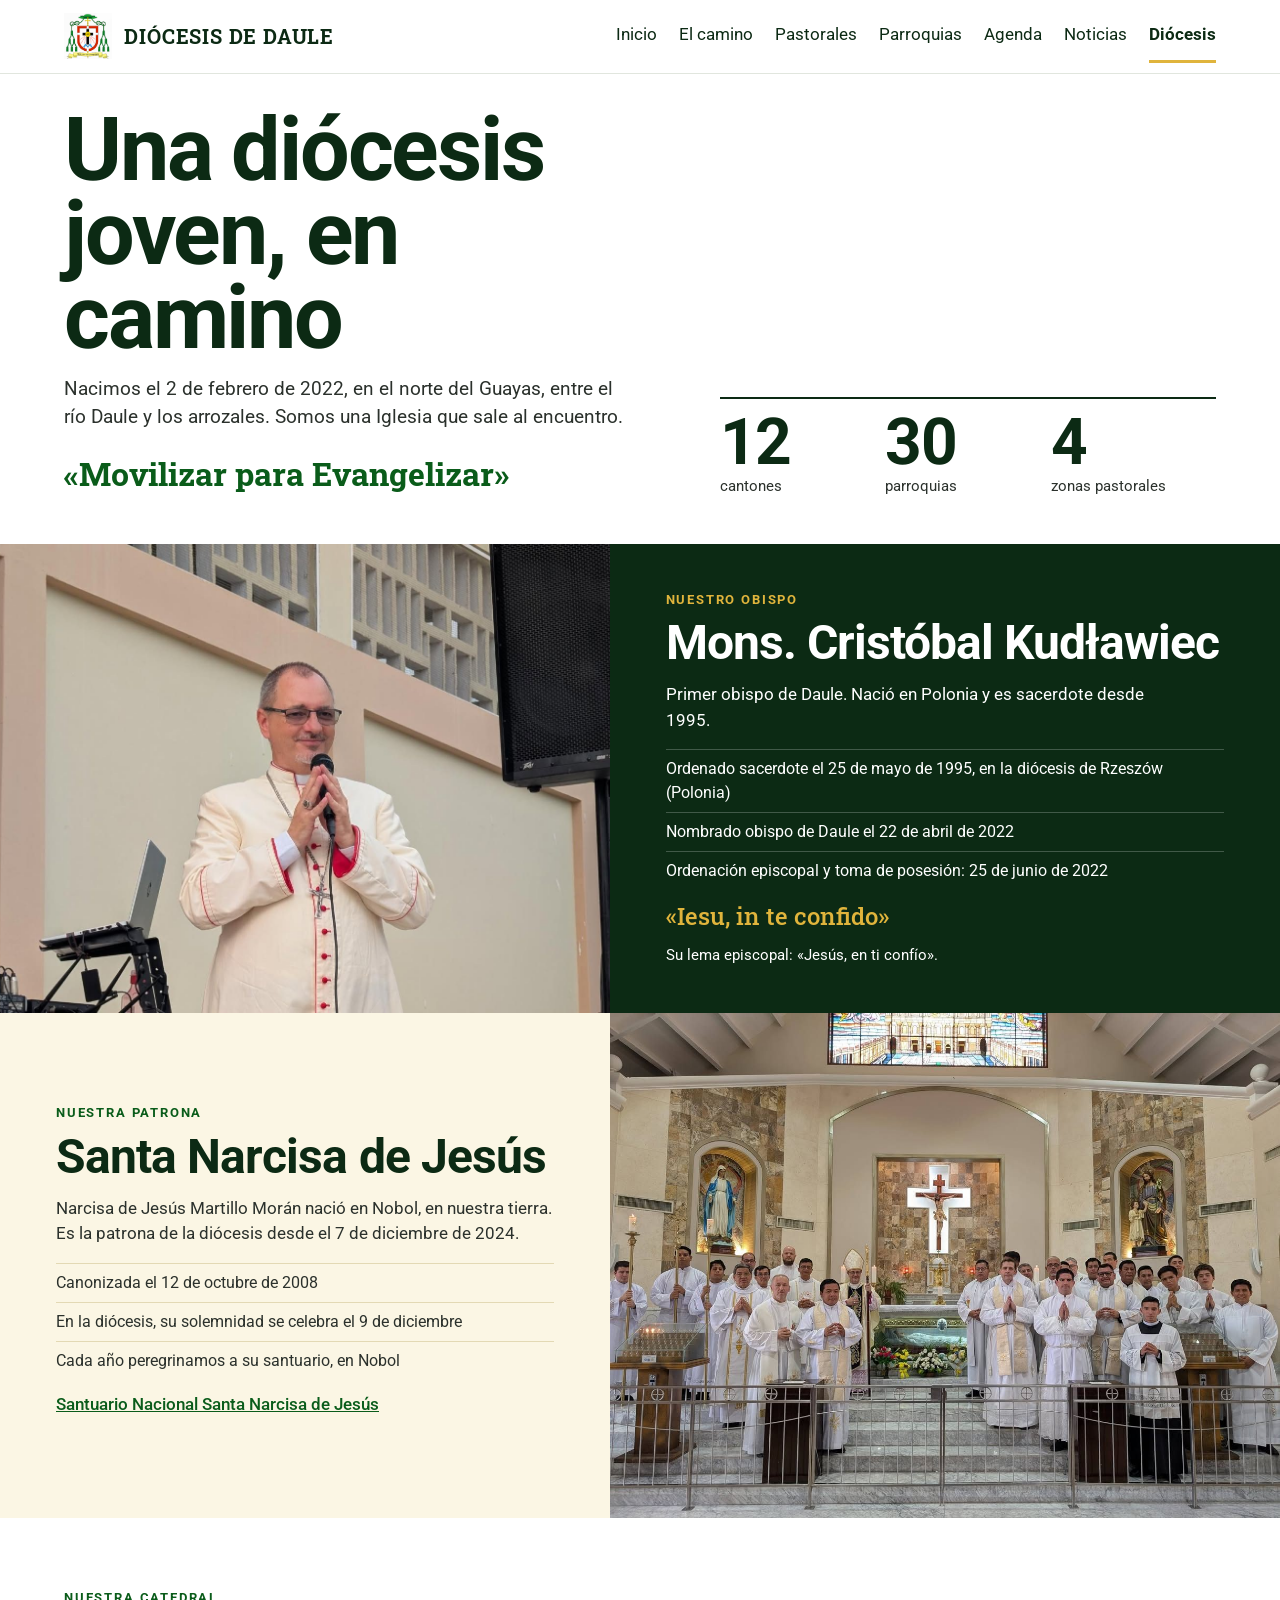
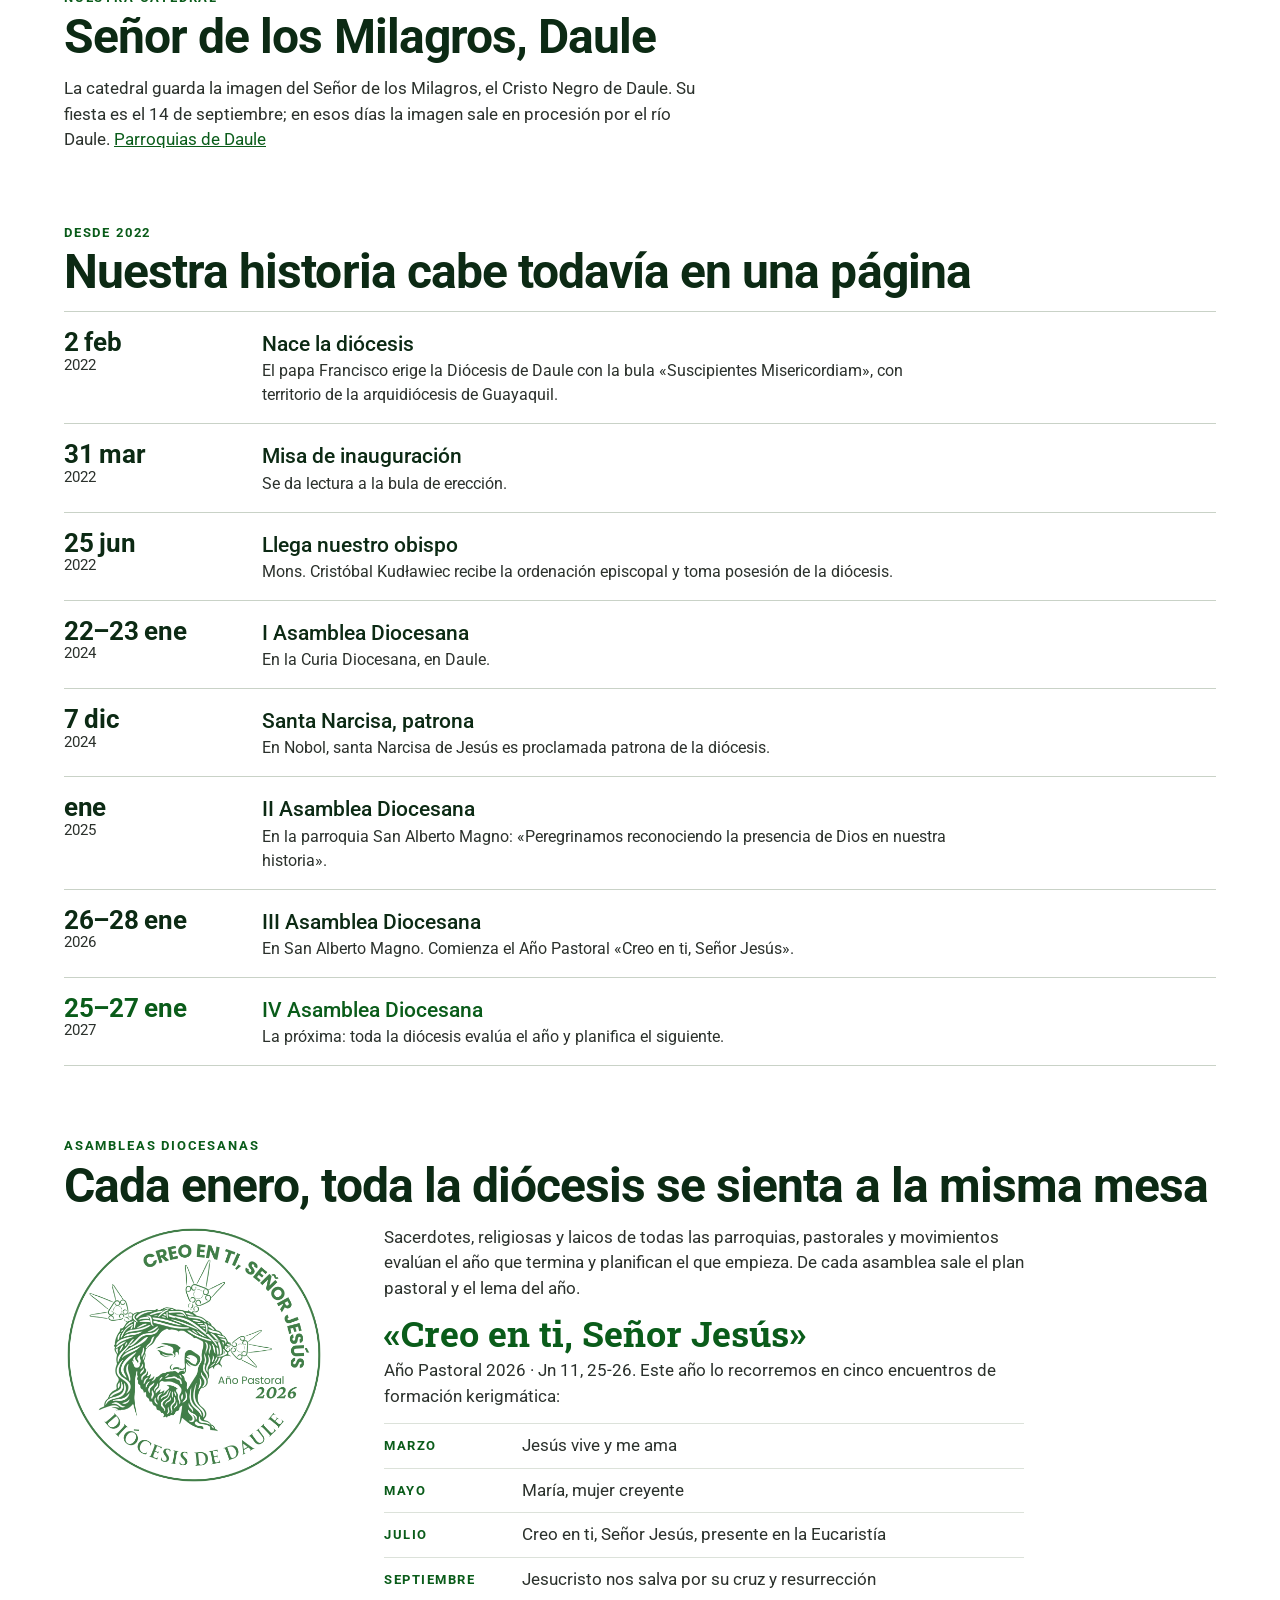
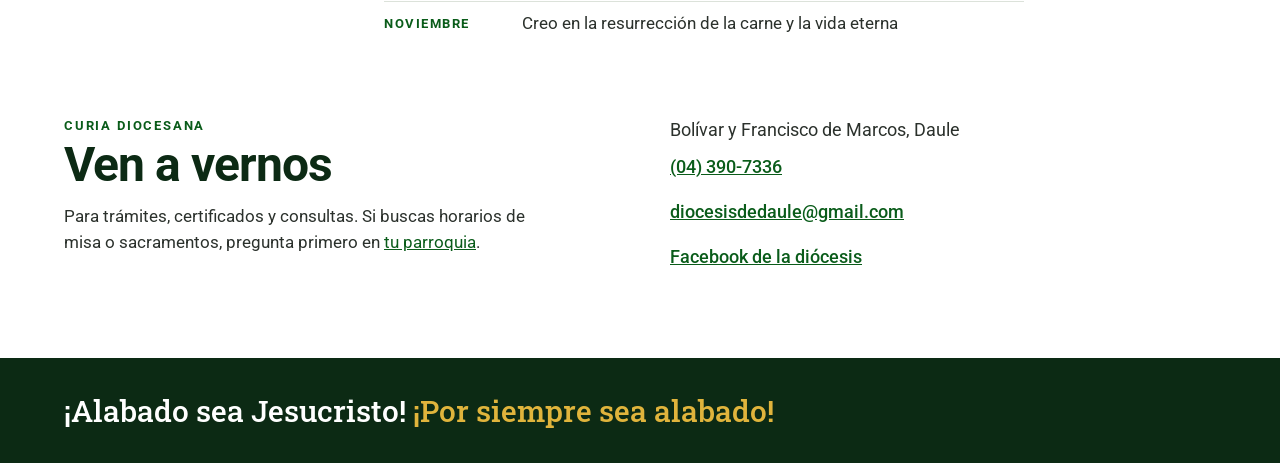
<file: diocesis.html>
<!doctype html>
<html lang="es">
<head>
<meta charset="utf-8">
<meta name="viewport" content="width=device-width, initial-scale=1">
<!-- Sitio en construcción: quitar esta línea cuando se publique oficialmente -->
<meta name="robots" content="noindex, nofollow">
<title>La diócesis · Diócesis de Daule</title>
<meta name="description" content="La Diócesis de Daule: su obispo, su patrona santa Narcisa de Jesús, su historia desde 2022, las asambleas diocesanas y la curia.">
<link rel="icon" href="img/escudo.png">
<link rel="preconnect" href="https://fonts.googleapis.com">
<link rel="preconnect" href="https://fonts.gstatic.com" crossorigin>
<link rel="stylesheet" href="https://fonts.googleapis.com/css2?family=Roboto:wght@300;400;500;700&family=Roboto+Slab:wght@500;700&display=swap">
<style>
:root { --verde: #0A5C1A; --oscuro: #0C2A14; --oro: #E0B43C; --rojo: #D8321F; --texto: #2B312C; }
* { box-sizing: border-box; }
html { scroll-behavior: smooth; }
body { margin: 0; font-family: 'Roboto', Arial, sans-serif; color: var(--texto); line-height: 1.5; font-size: 17px; background: #FFFFFF; }
a { color: var(--verde); }
a:hover { color: var(--oscuro); }
.ancho { max-width: 1200px; margin: 0 auto; padding: 0 24px; }
header { position: sticky; top: 0; z-index: 50; background: #FFFFFF; border-bottom: 1px solid #E1E6DE; }
header .ancho { display: flex; align-items: center; justify-content: space-between; gap: 16px; padding-top: 10px; padding-bottom: 10px; }
.marca { flex: none; display: flex; align-items: center; gap: 12px; text-decoration: none; color: var(--oscuro); font-family: 'Roboto Slab', serif; font-weight: 700; font-size: 20px; letter-spacing: 0.04em; }
.marca img { height: 46px; width: auto; }
header nav { display: flex; gap: 22px; overflow-x: auto; }
header nav a { text-decoration: none; color: var(--oscuro); padding: 12px 0; white-space: nowrap; }
header nav a[aria-current] { font-weight: 700; border-bottom: 3px solid var(--oro); }
section { scroll-margin-top: 90px; }
.portada { display: grid; grid-template-columns: minmax(0, 1.2fr) minmax(0, 1fr); gap: 30px 60px; align-items: end; padding-top: 34px; padding-bottom: 46px; }
h1 { margin: 0 0 14px; font-weight: 700; font-size: clamp(42px, 7vw, 88px); line-height: 0.96; letter-spacing: -0.025em; color: var(--oscuro); }
.bajada { margin: 0; max-width: 560px; font-size: 19px; }
.lema { margin: 18px 0 0; font-family: 'Roboto Slab', serif; font-weight: 700; font-size: clamp(22px, 2.6vw, 32px); color: var(--verde); }
.cifras { list-style: none; margin: 0; padding: 0; display: grid; grid-template-columns: repeat(3, 1fr); border-top: 2px solid var(--oscuro); }
.cifras li { padding: 12px 0 0; font-size: 15px; }
.cifras b { display: block; font-weight: 700; font-size: clamp(44px, 5vw, 68px); line-height: 1; color: var(--oscuro); letter-spacing: -0.02em; }
h2 { margin: 0 0 14px; font-weight: 700; font-size: clamp(30px, 3.8vw, 48px); letter-spacing: -0.02em; color: var(--oscuro); line-height: 1.02; }
.rotulo { margin: 0 0 6px; font-size: 13px; font-weight: 700; text-transform: uppercase; letter-spacing: .14em; color: var(--verde); }
.persona { display: grid; grid-template-columns: minmax(0, 1fr) minmax(0, 1.1fr); gap: 0; align-items: stretch; }
.persona img { width: 100%; height: 100%; min-height: 380px; max-height: 520px; object-fit: cover; display: block; }
.persona .texto { padding: 46px 56px; display: flex; flex-direction: column; justify-content: center; }
.persona p { margin: 0 0 10px; max-width: 520px; }
.obispo { background: var(--oscuro); color: #FFFFFF; }
.obispo h2, .obispo .rotulo { color: #FFFFFF; }
.obispo .rotulo { color: var(--oro); }
.obispo .cita { font-family: 'Roboto Slab', serif; font-weight: 500; font-size: 24px; color: var(--oro); margin-top: 8px; }
.patrona { background: #FBF6E4; }
.patrona .texto { order: -1; }
.patrona a { font-weight: 500; }
.datos { list-style: none; margin: 6px 0 0; padding: 0; }
.datos li { padding: 7px 0; border-top: 1px solid rgba(255,255,255,.22); font-size: 16px; }
.patrona .datos li { border-color: #E3D9B4; }
.bloque { padding-top: 70px; }
.linea { list-style: none; margin: 0; padding: 0; }
.linea li { display: grid; grid-template-columns: 170px minmax(0, 1fr); gap: 0 28px; padding: 16px 0; border-top: 1px solid #C9D2C7; align-items: baseline; }
.linea li:last-child { border-bottom: 1px solid #C9D2C7; }
.cuando { font-weight: 700; font-size: 26px; letter-spacing: -0.01em; color: var(--oscuro); line-height: 1.1; }
.cuando small { display: block; font-weight: 400; font-size: 15px; letter-spacing: 0; color: var(--texto); }
.linea h3 { margin: 0; font-size: 21px; font-weight: 500; color: var(--oscuro); line-height: 1.25; }
.linea p { margin: 2px 0 0; font-size: 16px; max-width: 700px; }
.linea li:last-child .cuando, .linea li:last-child h3 { color: var(--verde); }
.asamblea { display: grid; grid-template-columns: 260px minmax(0, 1fr); gap: 30px 60px; align-items: start; }
.asamblea img { width: 100%; height: auto; display: block; }
.asamblea p { margin: 0 0 12px; max-width: 640px; }
.asamblea .cita { font-family: 'Roboto Slab', serif; font-weight: 700; font-size: clamp(24px, 3vw, 36px); color: var(--verde); line-height: 1.15; margin-bottom: 4px; }
.itin { list-style: none; margin: 14px 0 0; padding: 0; max-width: 640px; }
.itin li { display: grid; grid-template-columns: 120px minmax(0, 1fr); gap: 0 18px; padding: 9px 0; border-top: 1px solid #DCE2DA; }
.itin b { font-weight: 700; font-size: 13px; text-transform: uppercase; letter-spacing: .12em; color: var(--verde); padding-top: 3px; }
.curia { display: grid; grid-template-columns: minmax(0, 1fr) minmax(0, 1fr); gap: 30px 60px; align-items: start; padding-bottom: 80px; }
.curia address { font-style: normal; display: flex; flex-direction: column; gap: 2px; font-size: 18px; }
.curia address a { padding: 8px 0; font-weight: 500; }
.curia .boton { align-self: flex-start; margin-top: 10px; text-decoration: none; background: var(--verde); color: #FFFFFF; padding: 14px 22px; font-size: 16px; }
footer { background: var(--oscuro); color: #FFFFFF; }
footer p { margin: 0; padding: 30px 0; font-family: 'Roboto Slab', serif; font-weight: 500; font-size: clamp(20px, 3vw, 30px); }
footer span { color: var(--oro); }
@media (max-width: 860px) {
  header nav { gap: 14px; font-size: 14px; }
  .marca span { display: none; }
  .portada, .persona, .asamblea, .curia { grid-template-columns: 1fr; }
  .persona .texto { padding: 30px 22px 34px; order: 0; }
  .persona img { min-height: 0; height: 300px; }
  .asamblea img { max-width: 200px; }
  .linea li { grid-template-columns: 1fr; }
  .cuando { font-size: 20px; }
  .cuando small { display: inline; margin-left: 8px; }
  .bloque { padding-top: 50px; }
}
</style>
</head>
<body>
<header>
  <div class="ancho">
    <a class="marca" href="index.html"><img src="img/escudo.png" alt="Diócesis de Daule"> <span>DIÓCESIS DE DAULE</span></a>
    <nav aria-label="Principal">
      <a href="index.html">Inicio</a>
      <a href="camino.html">El camino</a>
      <a href="pastorales.html">Pastorales</a>
      <a href="parroquias.html">Parroquias</a>
      <a href="agenda.html">Agenda</a>
      <a href="noticias.html">Noticias</a>
      <a href="diocesis.html" aria-current="page">Diócesis</a>
    </nav>
  </div>
</header>

<main>
  <div class="ancho portada">
    <div>
      <h1>Una diócesis joven, en camino</h1>
      <p class="bajada">Nacimos el 2 de febrero de 2022, en el norte del Guayas, entre el río Daule y los arrozales. Somos una Iglesia que sale al encuentro.</p>
      <p class="lema">«Movilizar para Evangelizar»</p>
    </div>
    <ul class="cifras">
      <li><b>12</b>cantones</li>
      <li><b>30</b>parroquias</li>
      <li><b>4</b>zonas pastorales</li>
    </ul>
  </div>

  <section class="persona obispo" id="obispo">
    <img src="img/obispo-pregon.jpg" alt="Mons. Cristóbal Kudławiec, obispo de Daule">
    <div class="texto">
      <p class="rotulo">Nuestro obispo</p>
      <h2>Mons. Cristóbal Kudławiec</h2>
      <p>Primer obispo de Daule. Nació en Polonia y es sacerdote desde 1995.</p>
      <ul class="datos">
        <li>Ordenado sacerdote el 25 de mayo de 1995, en la diócesis de Rzeszów (Polonia)</li>
        <li>Nombrado obispo de Daule el 22 de abril de 2022</li>
        <li>Ordenación episcopal y toma de posesión: 25 de junio de 2022</li>
      </ul>
      <p class="cita">«Iesu, in te confido»</p>
      <p style="font-size: 15px; margin: 0">Su lema episcopal: «Jesús, en ti confío».</p>
    </div>
  </section>

  <section class="persona patrona" id="patrona">
    <img src="img/santa-narcisa.jpg" alt="El obispo y los sacerdotes de la diócesis en la celebración de Santa Narcisa de Jesús">
    <div class="texto">
      <p class="rotulo">Nuestra patrona</p>
      <h2>Santa Narcisa de Jesús</h2>
      <p>Narcisa de Jesús Martillo Morán nació en Nobol, en nuestra tierra. Es la patrona de la diócesis desde el 7 de diciembre de 2024.</p>
      <ul class="datos">
        <li>Canonizada el 12 de octubre de 2008</li>
        <li>En la diócesis, su solemnidad se celebra el 9 de diciembre</li>
        <li>Cada año peregrinamos a su santuario, en Nobol</li>
      </ul>
      <p style="margin-top: 12px"><a href="pastorales.html#santuario-narcisa">Santuario Nacional Santa Narcisa de Jesús</a></p>
    </div>
  </section>

  <section class="ancho bloque" id="catedral">
    <p class="rotulo">Nuestra catedral</p>
    <h2>Señor de los Milagros, Daule</h2>
    <p style="max-width: 640px; margin: 0">La catedral guarda la imagen del Señor de los Milagros, el Cristo Negro de Daule. Su fiesta es el 14 de septiembre; en esos días la imagen sale en procesión por el río Daule. <a href="parroquias.html?canton=Daule">Parroquias de Daule</a></p>
  </section>

  <section class="ancho bloque" id="historia">
    <p class="rotulo">Desde 2022</p>
    <h2>Nuestra historia cabe todavía en una página</h2>
    <ol class="linea">
<li><div class="cuando">2 feb<small>2022</small></div><div><h3>Nace la diócesis</h3><p>El papa Francisco erige la Diócesis de Daule con la bula «Suscipientes Misericordiam», con territorio de la arquidiócesis de Guayaquil.</p></div></li>
<li><div class="cuando">31 mar<small>2022</small></div><div><h3>Misa de inauguración</h3><p>Se da lectura a la bula de erección.</p></div></li>
<li><div class="cuando">25 jun<small>2022</small></div><div><h3>Llega nuestro obispo</h3><p>Mons. Cristóbal Kudławiec recibe la ordenación episcopal y toma posesión de la diócesis.</p></div></li>
<li><div class="cuando">22–23 ene<small>2024</small></div><div><h3>I Asamblea Diocesana</h3><p>En la Curia Diocesana, en Daule.</p></div></li>
<li><div class="cuando">7 dic<small>2024</small></div><div><h3>Santa Narcisa, patrona</h3><p>En Nobol, santa Narcisa de Jesús es proclamada patrona de la diócesis.</p></div></li>
<li><div class="cuando">ene<small>2025</small></div><div><h3>II Asamblea Diocesana</h3><p>En la parroquia San Alberto Magno: «Peregrinamos reconociendo la presencia de Dios en nuestra historia».</p></div></li>
<li><div class="cuando">26–28 ene<small>2026</small></div><div><h3>III Asamblea Diocesana</h3><p>En San Alberto Magno. Comienza el Año Pastoral «Creo en ti, Señor Jesús».</p></div></li>
<li><div class="cuando">25–27 ene<small>2027</small></div><div><h3>IV Asamblea Diocesana</h3><p>La próxima: toda la diócesis evalúa el año y planifica el siguiente.</p></div></li>
    </ol>
  </section>

  <section class="ancho bloque" id="asambleas">
    <p class="rotulo">Asambleas diocesanas</p>
    <h2>Cada enero, toda la diócesis se sienta a la misma mesa</h2>
    <div class="asamblea">
      <img src="img/sello-ano-pastoral.png" alt="Sello del Año Pastoral 2026: «Creo en ti, Señor Jesús»">
      <div>
        <p>Sacerdotes, religiosas y laicos de todas las parroquias, pastorales y movimientos evalúan el año que termina y planifican el que empieza. De cada asamblea sale el plan pastoral y el lema del año.</p>
        <p class="cita">«Creo en ti, Señor Jesús»</p>
        <p>Año Pastoral 2026 · Jn 11, 25-26. Este año lo recorremos en cinco encuentros de formación kerigmática:</p>
        <ol class="itin">
<li><b>Marzo</b>Jesús vive y me ama</li>
<li><b>Mayo</b>María, mujer creyente</li>
<li><b>Julio</b>Creo en ti, Señor Jesús, presente en la Eucaristía</li>
<li><b>Septiembre</b>Jesucristo nos salva por su cruz y resurrección</li>
<li><b>Noviembre</b>Creo en la resurrección de la carne y la vida eterna</li>
        </ol>
      </div>
    </div>
  </section>

  <section class="ancho bloque curia" id="curia">
    <div>
      <p class="rotulo">Curia diocesana</p>
      <h2>Ven a vernos</h2>
      <p style="max-width: 480px; margin: 0">Para trámites, certificados y consultas. Si buscas horarios de misa o sacramentos, pregunta primero en <a href="parroquias.html">tu parroquia</a>.</p>
    </div>
    <address>
      <span>Bolívar y Francisco de Marcos, Daule</span>
      <a href="tel:+59343907336">(04) 390-7336</a>
      <a href="mailto:diocesisdedaule@gmail.com">diocesisdedaule@gmail.com</a>
      <a href="https://www.facebook.com/DiocesisdeDaule/" rel="noopener">Facebook de la diócesis</a>
    </address>
  </section>
</main>

<footer>
  <div class="ancho"><p>¡Alabado sea Jesucristo! <span>¡Por siempre sea alabado!</span></p></div>
</footer>
</body>
</html>
</file>
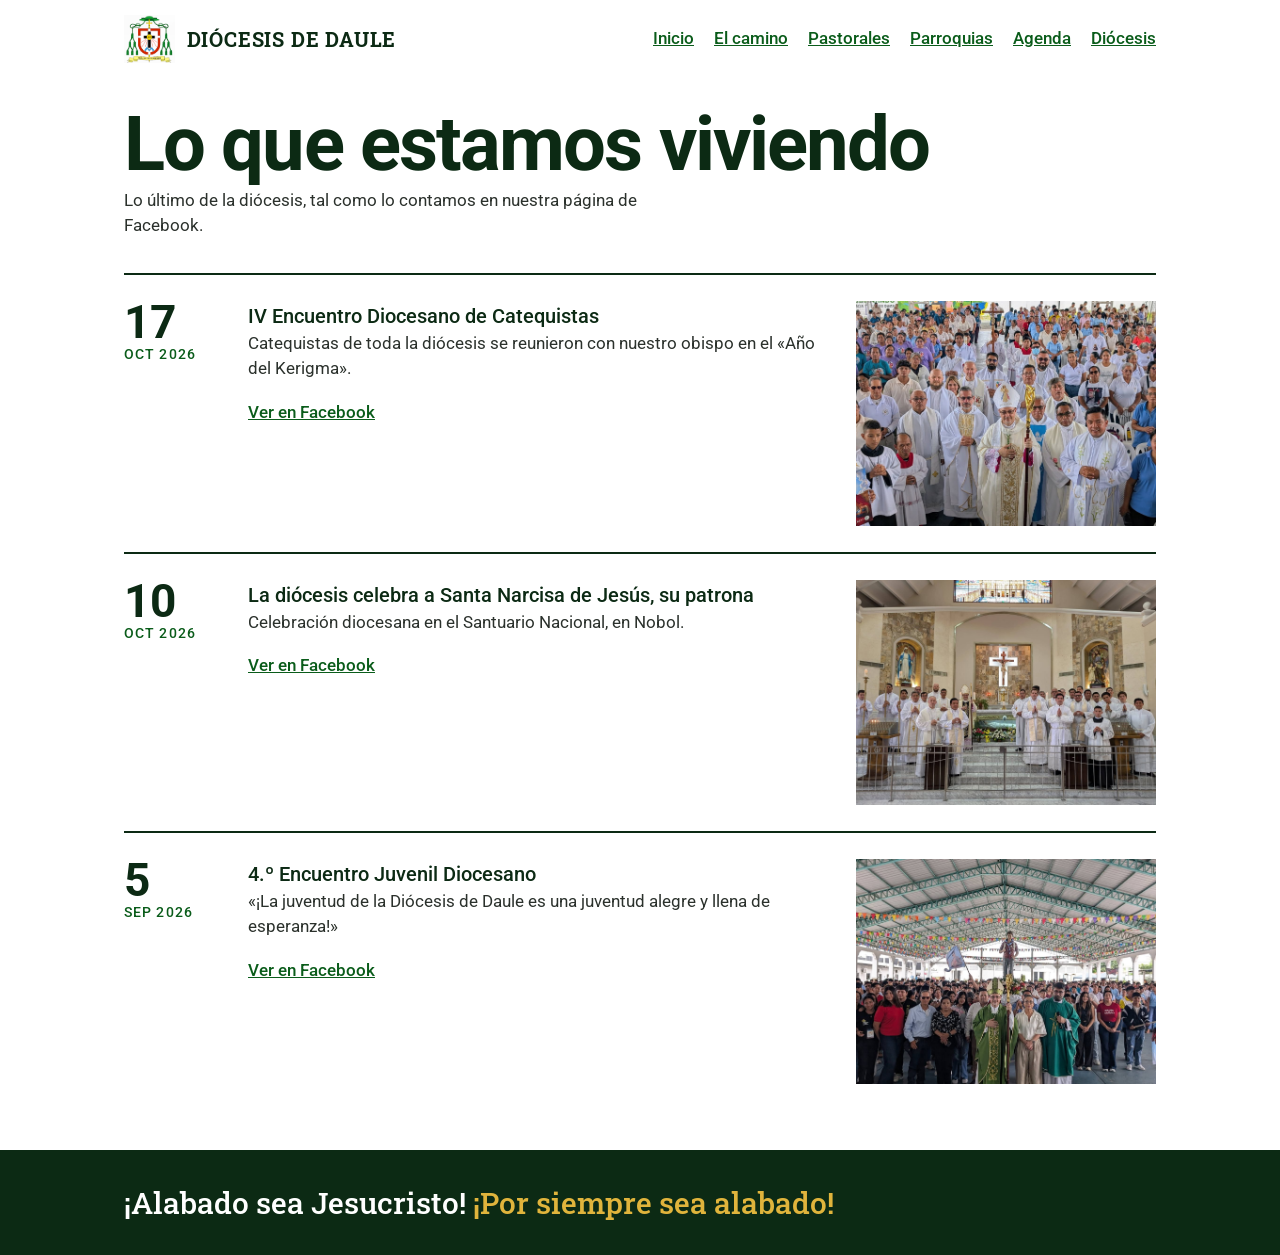
<file: noticias.html>
<!doctype html>
<html lang="es">
<head>
<meta charset="utf-8">
<meta name="viewport" content="width=device-width, initial-scale=1">
<!-- Sitio en construcción: quitar esta línea cuando se publique oficialmente -->
<meta name="robots" content="noindex, nofollow">
<title>Noticias · Diócesis de Daule</title>
<link rel="icon" href="img/escudo.png">
<link rel="preconnect" href="https://fonts.googleapis.com">
<link rel="preconnect" href="https://fonts.gstatic.com" crossorigin>
<link rel="stylesheet" href="https://fonts.googleapis.com/css2?family=Roboto:wght@300;400;500;700&family=Roboto+Slab:wght@500;700&display=swap">
<style>
:root { --verde: #0A5C1A; --oscuro: #0C2A14; --oro: #E0B43C; --texto: #2B312C; }
* { box-sizing: border-box; }
body { margin: 0; font-family: 'Roboto', Arial, sans-serif; color: var(--texto); line-height: 1.5; font-size: 17px; background: #FFFFFF; }
a { color: var(--verde); }
a:hover { color: var(--oscuro); }
.ancho { max-width: 1080px; margin: 0 auto; padding: 0 24px; }
header .ancho { display: flex; align-items: center; justify-content: space-between; gap: 16px; padding-top: 14px; padding-bottom: 14px; }
.marca { display: flex; align-items: center; gap: 12px; text-decoration: none; color: var(--oscuro); font-family: 'Roboto Slab', serif; font-weight: 700; font-size: 20px; letter-spacing: 0.04em; }
.marca img { height: 48px; width: auto; }
.volver { font-weight: 500; padding: 12px 0; }
h1 { margin: 28px 0 6px; font-weight: 700; font-size: clamp(40px, 7vw, 76px); line-height: 1; letter-spacing: -0.025em; color: var(--oscuro); }
.bajada { margin: 0 0 34px; max-width: 560px; }
.nota { display: grid; grid-template-columns: 96px minmax(0, 1fr) 300px; gap: 8px 28px; padding: 26px 0; border-top: 2px solid var(--oscuro); align-items: start; }
.nota.sin-foto { grid-template-columns: 96px minmax(0, 1fr); }
.dia { font-weight: 700; font-size: 46px; line-height: 0.95; color: var(--oscuro); }
.mes { font-weight: 500; text-transform: uppercase; letter-spacing: 0.08em; font-size: 14px; color: var(--verde); }
.texto { margin: 0; white-space: pre-line; overflow-wrap: anywhere; }
.texto::first-line { font-weight: 500; color: var(--oscuro); font-size: 20px; }
.mas { display: inline-block; margin-top: 10px; font-weight: 500; padding: 8px 0; }
.foto { width: 100%; aspect-ratio: 4 / 3; object-fit: cover; display: block; background: #EEF1EC; }
.vacio { border-top: 2px solid var(--oscuro); padding: 30px 0 60px; max-width: 560px; }
footer { background: var(--oscuro); color: #FFFFFF; margin-top: 40px; }
footer p { margin: 0; padding: 30px 0; font-family: 'Roboto Slab', serif; font-weight: 500; font-size: clamp(20px, 3vw, 30px); }
footer span { color: var(--oro); }
@media (max-width: 760px) {
  .nota, .nota.sin-foto { grid-template-columns: 64px minmax(0, 1fr); gap: 6px 16px; padding: 20px 0; }
  .dia { font-size: 34px; }
  .foto { grid-column: 1 / -1; margin-top: 8px; }
}
</style>
</head>
<body>
<header>
  <div class="ancho">
    <a class="marca" href="index.html"><img src="img/escudo.png" alt=""> DIÓCESIS DE DAULE</a>
    <nav aria-label="Principal" style="display: flex; gap: 20px; flex-wrap: wrap"><a class="volver" href="index.html">Inicio</a><a class="volver" href="camino.html">El camino</a><a class="volver" href="pastorales.html">Pastorales</a><a class="volver" href="parroquias.html">Parroquias</a><a class="volver" href="agenda.html">Agenda</a><a class="volver" href="diocesis.html">Diócesis</a></nav>
  </div>
</header>

<main class="ancho">
  <h1>Lo que estamos viviendo</h1>
  <p class="bajada">Lo último de la diócesis, tal como lo contamos en nuestra página de Facebook.</p>
  <div id="lista"></div>
</main>

<footer>
  <div class="ancho"><p>¡Alabado sea Jesucristo! <span>¡Por siempre sea alabado!</span></p></div>
</footer>

<script src="data/noticias.js"></script>
<script>
(function () {
  var MESES = ['ene', 'feb', 'mar', 'abr', 'may', 'jun', 'jul', 'ago', 'sep', 'oct', 'nov', 'dic'];
  var LARGO = 420;
  var lista = document.getElementById('lista');
  var notas = (window.NOTICIAS || []).filter(function (n) { return !n.oculta; });

  function el(tag, clase, texto) {
    var e = document.createElement(tag);
    if (clase) e.className = clase;
    if (texto != null) e.textContent = texto;
    return e;
  }

  if (!notas.length) {
    var v = el('div', 'vacio');
    v.appendChild(el('p', null, 'Pronto verás aquí las noticias de la diócesis. Mientras tanto, síguenos en Facebook.'));
    var a = el('a', 'mas', 'Ir a la página de Facebook');
    a.href = 'https://www.facebook.com/DiocesisdeDaule/';
    v.appendChild(a);
    lista.appendChild(v);
    return;
  }

  notas.forEach(function (n) {
    var art = el('article', 'nota');
    // Fecha en hora de Ecuador
    var f = new Date(n.fecha);
    var partes = new Intl.DateTimeFormat('es-EC', { timeZone: 'America/Guayaquil', day: 'numeric', month: 'numeric', year: 'numeric' }).formatToParts(f);
    var p = {}; partes.forEach(function (x) { p[x.type] = x.value; });
    var fecha = el('div');
    fecha.appendChild(el('div', 'dia', p.day));
    fecha.appendChild(el('div', 'mes', MESES[+p.month - 1] + ' ' + p.year));
    art.appendChild(fecha);

    var cuerpo = el('div');
    var t = n.texto || '';
    var corto = t.length > LARGO ? t.slice(0, t.lastIndexOf(' ', LARGO)) + '…' : t;
    cuerpo.appendChild(el('p', 'texto', corto));
    if (n.enlace) {
      var mas = el('a', 'mas', t.length > LARGO ? 'Seguir leyendo en Facebook' : 'Ver en Facebook');
      mas.href = n.enlace;
      cuerpo.appendChild(mas);
    }
    art.appendChild(cuerpo);

    if (n.fotos && n.fotos.length) {
      var img = el('img', 'foto');
      img.loading = 'lazy';
      img.alt = '';
      img.referrerPolicy = 'no-referrer';
      // Si el enlace de Facebook ya caducó, la foto se retira sin dejar hueco
      img.onerror = function () { img.remove(); art.classList.add('sin-foto'); };
      img.src = n.fotos[0];
      art.appendChild(img);
    } else {
      art.classList.add('sin-foto');
    }
    lista.appendChild(art);
  });
})();
</script>
</body>
</html>
</file>
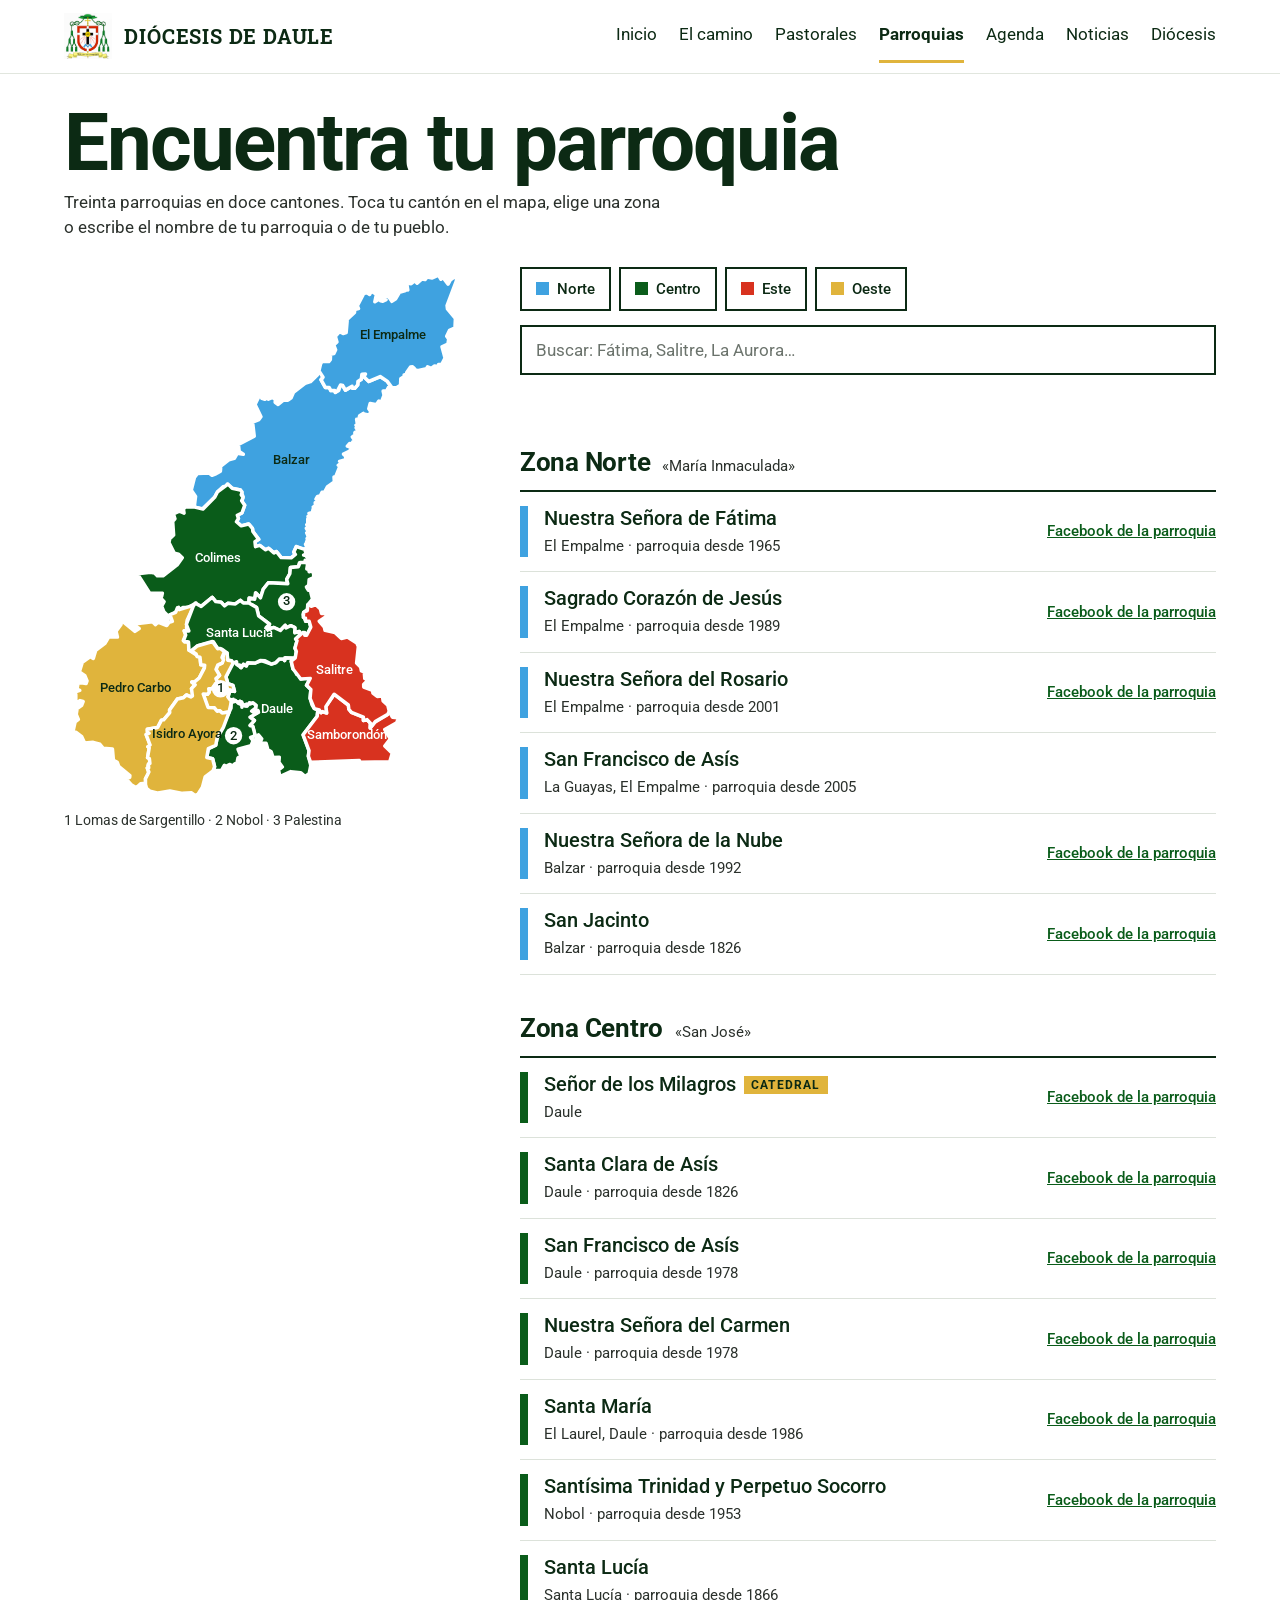
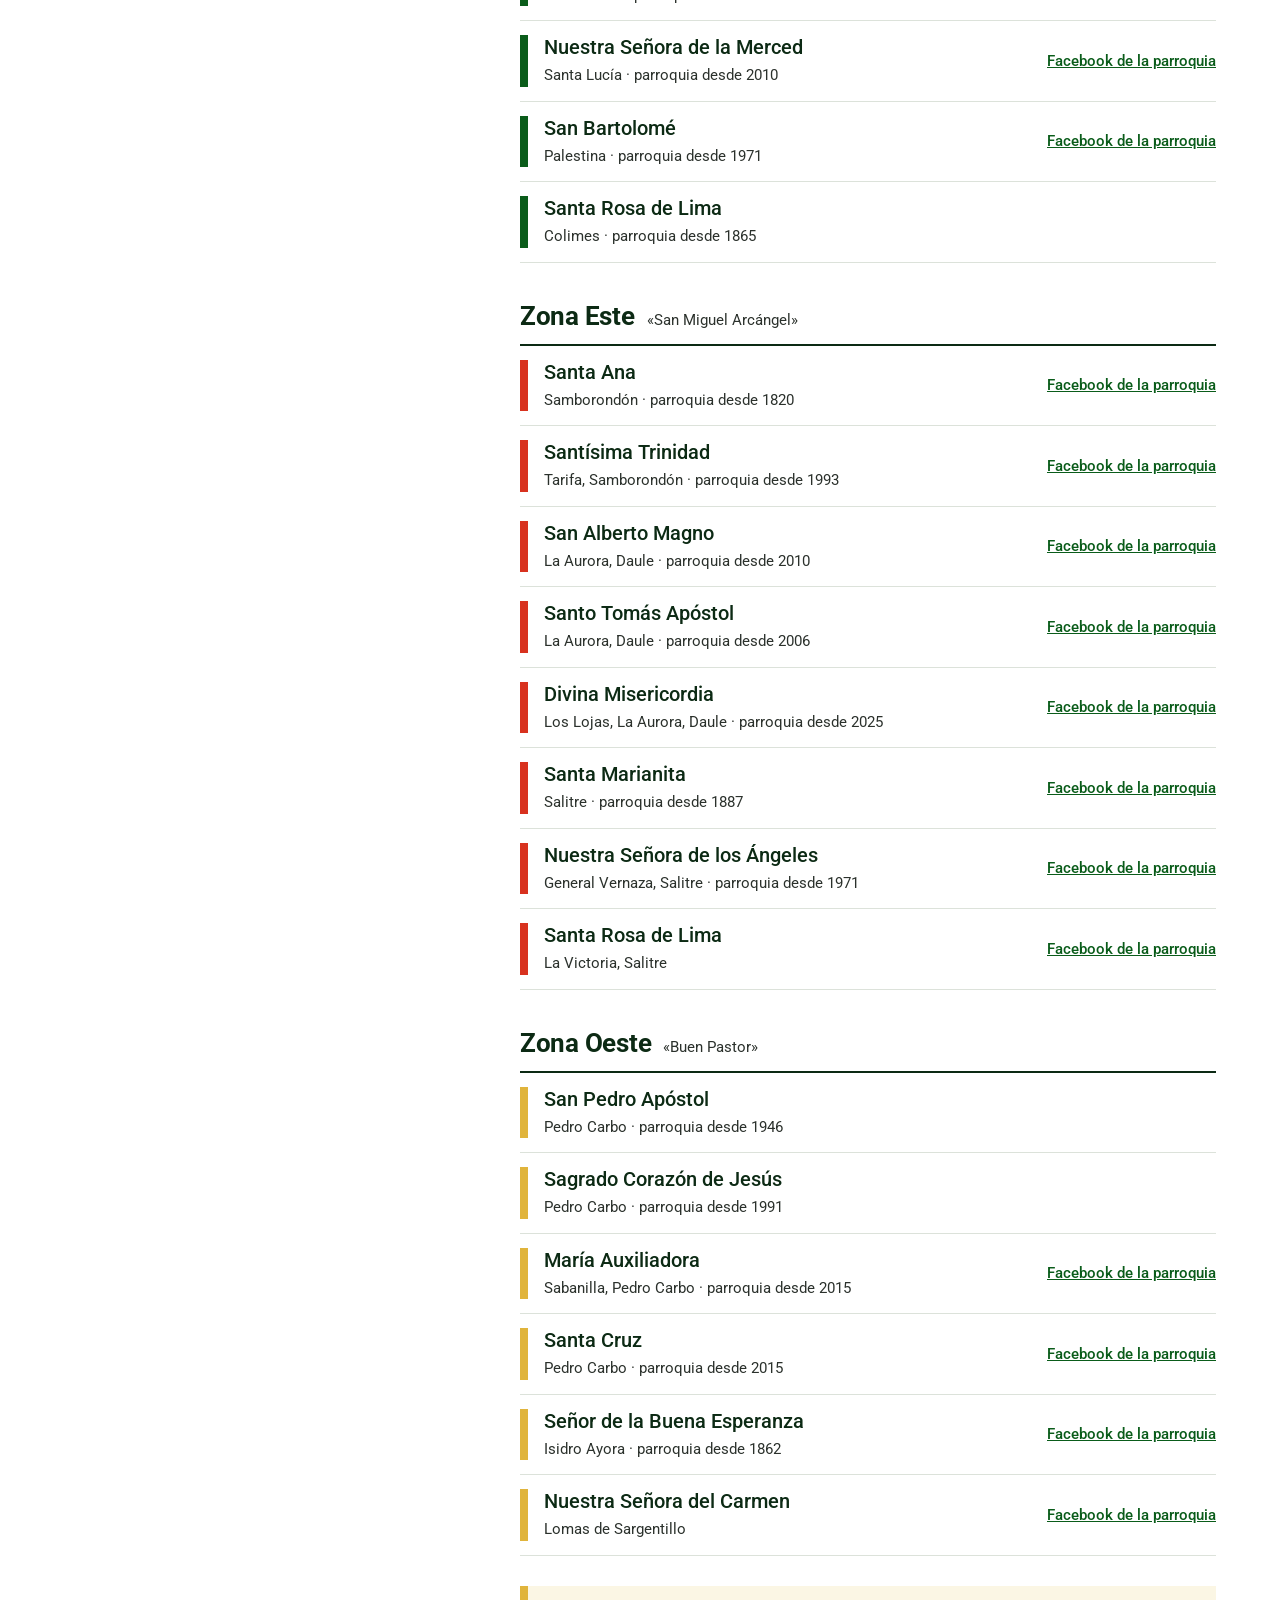
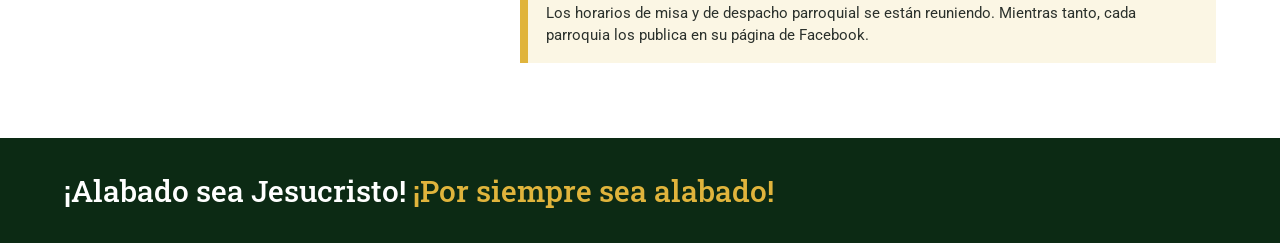
<file: parroquias.html>
<!doctype html>
<html lang="es">
<head>
<meta charset="utf-8">
<meta name="viewport" content="width=device-width, initial-scale=1">
<!-- Sitio en construcción: quitar esta línea cuando se publique oficialmente -->
<meta name="robots" content="noindex, nofollow">
<title>Parroquias · Diócesis de Daule</title>
<meta name="description" content="Las treinta parroquias de la Diócesis de Daule, por zona pastoral y por cantón. Encuentra la tuya.">
<link rel="icon" href="img/escudo.png">
<link rel="preconnect" href="https://fonts.googleapis.com">
<link rel="preconnect" href="https://fonts.gstatic.com" crossorigin>
<link rel="stylesheet" href="https://fonts.googleapis.com/css2?family=Roboto:wght@300;400;500;700&family=Roboto+Slab:wght@500;700&display=swap">
<style>
:root { --verde: #0A5C1A; --oscuro: #0C2A14; --oro: #E0B43C; --rojo: #D8321F; --azul: #3FA2E0; --texto: #2B312C; }
* { box-sizing: border-box; }
body { margin: 0; font-family: 'Roboto', Arial, sans-serif; color: var(--texto); line-height: 1.5; font-size: 17px; background: #FFFFFF; }
a { color: var(--verde); }
a:hover { color: var(--oscuro); }
.ancho { max-width: 1200px; margin: 0 auto; padding: 0 24px; }
header { position: sticky; top: 0; z-index: 50; background: #FFFFFF; border-bottom: 1px solid #E1E6DE; }
header .ancho { display: flex; align-items: center; justify-content: space-between; gap: 16px; padding-top: 10px; padding-bottom: 10px; }
.marca { display: flex; align-items: center; gap: 12px; text-decoration: none; color: var(--oscuro); font-family: 'Roboto Slab', serif; font-weight: 700; font-size: 20px; letter-spacing: 0.04em; }
.marca img { height: 46px; width: auto; }
header nav { display: flex; gap: 22px; overflow-x: auto; }
header nav a { text-decoration: none; color: var(--oscuro); padding: 12px 0; white-space: nowrap; }
header nav a[aria-current] { font-weight: 700; border-bottom: 3px solid var(--oro); }
h1 { margin: 30px 0 8px; font-weight: 700; font-size: clamp(40px, 7vw, 80px); line-height: 0.98; letter-spacing: -0.025em; color: var(--oscuro); }
.bajada { margin: 0 0 26px; max-width: 600px; }
.dos { display: grid; grid-template-columns: minmax(280px, 400px) minmax(0, 1fr); gap: 20px 56px; align-items: start; padding-bottom: 60px; }
.lado { position: sticky; top: 84px; }
.mapa path[data-canton] { cursor: pointer; transition: opacity .15s; }
.mapa.filtrado path[data-canton]:not(.activo) { opacity: .28; }
.mapa text, .mapa circle { pointer-events: none; }
.pie-mapa { margin: 8px 0 0; font-size: 14px; }
.zonas { display: flex; flex-wrap: wrap; gap: 8px; margin: 0 0 14px; }
.zonas button { font: 500 15px 'Roboto', Arial, sans-serif; padding: 11px 14px; min-height: 44px; border: 2px solid var(--oscuro); background: #FFFFFF; color: var(--oscuro); cursor: pointer; display: flex; align-items: center; gap: 8px; }
.zonas button i { width: 13px; height: 13px; display: inline-block; }
.zonas button[aria-pressed="true"] { background: var(--oscuro); color: #FFFFFF; }
.buscar { width: 100%; font: 400 17px 'Roboto', Arial, sans-serif; padding: 13px 14px; border: 2px solid var(--oscuro); margin-bottom: 6px; color: var(--oscuro); }
.buscar::placeholder { color: #6B736C; }
.cuenta { font-size: 14px; margin: 6px 0 4px; min-height: 22px; }
.cuenta button { font: inherit; color: var(--verde); background: none; border: 0; padding: 0 0 0 6px; text-decoration: underline; cursor: pointer; }
.zona-titulo { display: flex; align-items: baseline; gap: 12px; margin: 26px 0 0; padding: 8px 0; border-bottom: 2px solid var(--oscuro); }
.zona-titulo h2 { margin: 0; font-size: 26px; font-weight: 700; color: var(--oscuro); letter-spacing: -0.01em; }
.zona-titulo span { font-size: 15px; }
.parroquia { display: grid; grid-template-columns: 8px minmax(0, 1fr) auto; gap: 4px 16px; padding: 14px 0; border-bottom: 1px solid #DCE2DA; align-items: center; }
.parroquia .barra { grid-row: 1 / span 2; align-self: stretch; }
.parroquia h3 { margin: 0; font-size: 20px; font-weight: 500; color: var(--oscuro); line-height: 1.25; }
.parroquia h3 em { font-style: normal; font-size: 12px; font-weight: 700; text-transform: uppercase; letter-spacing: .1em; background: var(--oro); color: var(--oscuro); padding: 2px 7px; margin-left: 8px; vertical-align: middle; }
.parroquia p { margin: 0; grid-column: 2; font-size: 15px; }
.parroquia a { grid-column: 3; grid-row: 1 / span 2; font-weight: 500; font-size: 15px; padding: 12px 0; white-space: nowrap; }
.nada { padding: 26px 0; }
.aviso { margin-top: 30px; padding: 16px 18px; border-left: 8px solid var(--oro); background: #FBF6E4; font-size: 15px; }
footer { background: var(--oscuro); color: #FFFFFF; }
footer p { margin: 0; padding: 30px 0; font-family: 'Roboto Slab', serif; font-weight: 500; font-size: clamp(20px, 3vw, 30px); }
footer span { color: var(--oro); }
@media (max-width: 860px) {
  .dos { grid-template-columns: 1fr; }
  .lado { position: static; max-width: 360px; margin: 0 auto; width: 100%; }
  header nav { display: none; }
  .parroquia { grid-template-columns: 8px minmax(0, 1fr); }
  .parroquia a { grid-column: 2; grid-row: auto; padding: 8px 0 2px; }
  .parroquia .barra { grid-row: 1 / span 3; }
}
</style>
</head>
<body>
<header>
  <div class="ancho">
    <a class="marca" href="index.html"><img src="img/escudo.png" alt=""> DIÓCESIS DE DAULE</a>
    <nav aria-label="Principal">
      <a href="index.html">Inicio</a>
      <a href="camino.html">El camino</a>
      <a href="pastorales.html">Pastorales</a>
      <a href="parroquias.html" aria-current="page">Parroquias</a>
      <a href="agenda.html">Agenda</a>
      <a href="noticias.html">Noticias</a>
      <a href="diocesis.html">Diócesis</a>
    </nav>
  </div>
</header>

<main class="ancho">
  <h1>Encuentra tu parroquia</h1>
  <p class="bajada">Treinta parroquias en doce cantones. Toca tu cantón en el mapa, elige una zona o escribe el nombre de tu parroquia o de tu pueblo.</p>

  <div class="dos">
    <div class="lado">
      <div class="mapa" id="mapa">
<svg viewBox="0 0 460 615" role="img" aria-label="Mapa de los doce cantones de la Diócesis de Daule, coloreados por zona pastoral" style="display: block; width: 100%; height: auto" stroke="#FFFFFF" stroke-width="4" stroke-linejoin="round">
<path data-canton="Balzar" d="M382.4 138.8 L377.3 142.2 L373.2 138.3 L370.9 142.6 L367.0 142.7 L368.1 147.5 L364.5 156.6 L362.1 154.1 L359.3 158.3 L352.1 156.9 L350.5 163.0 L353.1 166.7 L350.5 170.2 L345.8 169.3 L345.5 170.6 L344.2 168.4 L340.0 171.1 L338.8 175.8 L336.5 175.2 L337.4 181.2 L335.8 182.0 L338.0 183.5 L336.0 185.0 L337.9 188.0 L334.5 190.5 L334.7 196.5 L332.4 195.8 L333.1 194.4 L331.6 195.4 L334.7 199.9 L332.1 201.1 L332.2 203.4 L328.6 202.9 L325.9 206.1 L329.2 207.2 L329.2 211.4 L321.5 215.2 L324.0 217.6 L323.8 221.5 L316.9 223.5 L319.3 224.9 L315.4 228.0 L317.3 229.0 L312.3 241.6 L310.5 241.4 L310.9 247.2 L302.8 253.0 L299.9 258.6 L296.8 258.9 L295.1 262.6 L291.4 264.0 L289.8 266.8 L291.6 267.7 L291.0 271.3 L290.0 272.5 L288.9 271.0 L289.1 274.6 L286.7 275.9 L288.1 276.5 L286.7 277.8 L289.9 277.8 L288.1 280.5 L286.3 279.1 L285.7 282.3 L281.7 283.3 L282.8 287.2 L280.6 286.8 L283.3 289.8 L280.3 289.6 L280.3 294.3 L281.7 294.7 L279.2 296.4 L282.1 297.2 L281.4 299.9 L278.7 300.5 L281.4 305.1 L279.1 305.8 L280.9 310.1 L279.6 312.2 L283.2 314.2 L281.8 315.7 L279.8 314.1 L278.6 317.6 L280.9 317.3 L277.8 319.0 L279.4 322.4 L276.2 324.9 L267.0 321.6 L264.2 328.0 L266.1 330.5 L261.3 334.5 L249.8 334.2 L244.1 327.1 L241.4 328.8 L235.3 323.4 L231.9 325.2 L225.1 320.2 L220.2 321.6 L219.6 315.9 L223.9 313.2 L217.2 304.1 L216.7 300.5 L212.3 295.5 L203.9 297.7 L198.3 293.0 L200.6 289.0 L199.3 285.5 L204.6 282.9 L207.8 274.0 L204.5 269.6 L206.0 264.2 L202.8 256.4 L193.5 254.6 L187.8 249.8 L185.4 253.5 L183.2 252.5 L176.6 258.5 L173.2 264.9 L158.8 278.6 L149.8 276.0 L151.3 263.9 L146.4 256.6 L150.0 242.1 L153.5 237.4 L166.6 236.8 L170.2 239.5 L175.2 237.6 L179.9 234.8 L180.3 229.0 L189.5 221.7 L195.9 220.1 L199.2 214.3 L206.2 215.3 L201.5 212.2 L200.6 204.2 L218.8 194.6 L216.9 178.4 L224.2 175.4 L226.5 172.3 L219.7 158.1 L225.4 146.4 L227.6 151.1 L231.0 152.1 L233.9 149.9 L235.0 151.9 L239.3 150.1 L243.1 152.2 L242.8 155.6 L246.3 158.1 L252.3 153.2 L257.5 153.2 L261.2 150.4 L263.8 144.3 L277.2 133.8 L283.4 131.9 L291.6 123.8 L293.2 119.4 L297.9 126.7 L295.5 129.5 L300.5 138.5 L304.9 138.5 L306.9 142.1 L311.3 142.0 L312.0 144.2 L315.9 142.0 L318.0 135.7 L320.6 136.3 L323.6 141.6 L331.3 137.2 L331.7 139.5 L334.3 139.4 L337.8 135.5 L338.0 131.7 L341.9 129.1 L342.6 123.2 L346.6 123.1 L344.9 126.2 L350.6 131.6 L363.6 126.0 L371.6 131.3 L377.3 138.8 L382.4 138.8 Z" fill="#3FA2E0"></path>
<path data-canton="Colimes" d="M276.8 324.8 L278.6 330.0 L275.6 331.2 L280.4 332.3 L278.9 333.0 L280.7 335.2 L279.0 338.1 L277.3 337.4 L277.1 339.9 L270.7 340.4 L269.6 344.6 L260.4 345.5 L259.7 352.8 L256.1 359.3 L257.4 364.2 L235.0 363.1 L229.1 370.6 L226.2 380.2 L220.2 374.9 L219.6 381.6 L213.0 380.6 L212.5 386.6 L206.2 386.5 L202.8 383.4 L197.1 387.5 L188.3 386.8 L184.6 389.7 L180.7 385.5 L174.5 384.8 L170.5 379.8 L157.8 390.3 L152.7 388.7 L151.8 386.4 L143.0 391.7 L136.4 391.7 L132.6 394.1 L131.7 391.4 L128.4 397.2 L121.9 399.9 L124.6 407.4 L118.7 411.2 L120.3 401.8 L114.8 396.4 L112.3 390.1 L115.1 384.8 L109.6 379.0 L112.3 378.7 L113.1 375.2 L98.6 375.2 L84.5 352.9 L99.6 351.0 L104.3 351.9 L107.3 355.2 L113.9 355.1 L130.1 342.6 L136.0 334.3 L131.8 330.2 L126.9 329.2 L120.7 317.0 L121.6 312.6 L126.1 308.3 L125.0 292.6 L127.6 289.6 L125.8 283.9 L132.7 280.9 L138.1 283.1 L137.4 278.6 L139.3 276.0 L149.1 275.8 L159.9 278.3 L173.2 264.9 L176.6 258.5 L188.6 249.7 L193.4 254.5 L202.8 256.4 L204.9 258.8 L203.8 262.0 L205.9 265.2 L204.3 268.8 L207.8 274.0 L204.6 282.9 L199.3 285.5 L200.6 289.0 L198.3 293.0 L203.9 297.7 L212.3 295.5 L216.7 300.5 L217.2 304.1 L223.9 313.2 L219.6 315.9 L220.2 321.6 L225.1 320.2 L231.9 325.2 L235.3 323.4 L241.4 328.8 L244.1 327.1 L249.8 334.2 L261.3 334.5 L266.1 330.5 L264.3 327.9 L267.3 321.5 L276.8 324.8 Z" fill="#0A5C1A"></path>
<path data-canton="Daule" d="M265.1 449.7 L261.3 453.4 L263.4 462.3 L267.1 465.5 L267.4 468.3 L269.8 468.5 L272.2 473.8 L279.4 472.1 L283.2 473.3 L278.9 481.1 L283.9 485.9 L283.0 496.0 L285.2 503.4 L287.7 507.5 L291.9 509.6 L291.2 516.6 L275.0 538.0 L281.8 556.2 L281.0 562.6 L283.8 573.0 L281.9 582.6 L277.1 585.8 L272.1 581.5 L260.8 580.3 L248.2 586.0 L246.8 578.3 L251.1 574.9 L247.2 569.5 L247.6 563.7 L240.4 564.0 L238.3 557.5 L234.5 555.1 L232.4 547.7 L225.6 546.7 L227.4 542.5 L223.6 537.9 L219.5 545.0 L214.4 541.6 L219.5 538.0 L217.1 528.2 L213.8 527.3 L219.0 521.3 L213.8 517.1 L223.6 511.9 L222.8 510.1 L218.0 512.0 L215.7 510.7 L220.3 507.3 L220.8 504.1 L217.2 501.3 L213.7 502.6 L213.4 501.3 L210.5 505.1 L209.7 503.0 L208.4 504.9 L205.6 502.7 L204.6 506.3 L204.3 500.3 L202.4 502.7 L202.4 499.4 L200.5 501.6 L196.7 498.3 L195.0 500.0 L194.5 497.2 L191.1 497.9 L188.4 496.0 L191.1 486.3 L196.1 488.1 L194.3 481.1 L188.5 479.3 L186.2 471.2 L191.8 458.4 L195.4 453.8 L198.5 453.9 L198.6 456.9 L203.8 460.8 L206.4 456.7 L209.8 458.6 L211.1 455.2 L220.0 455.4 L227.0 452.6 L238.4 456.6 L243.6 454.9 L247.4 450.9 L252.1 450.7 L253.8 452.6 L253.9 449.4 L265.1 449.7 Z" fill="#0A5C1A"></path>
<path data-canton="El Empalme" d="M450.1 59.0 L449.6 69.9 L443.4 72.7 L440.1 79.6 L442.4 82.8 L441.5 88.6 L434.7 91.8 L438.2 104.7 L434.3 112.2 L430.7 112.1 L429.2 115.1 L426.2 113.8 L422.3 116.6 L418.1 114.8 L417.0 116.9 L406.4 119.2 L401.5 117.2 L402.7 116.4 L400.8 114.7 L398.5 115.1 L394.1 121.3 L395.1 122.9 L391.2 124.0 L391.3 126.0 L387.3 128.6 L387.0 135.8 L382.4 138.8 L377.3 138.8 L371.6 131.3 L363.6 126.0 L350.6 131.6 L344.9 126.2 L346.6 123.1 L342.6 123.2 L341.9 129.1 L338.0 131.7 L337.8 135.5 L334.3 139.4 L331.7 139.5 L331.3 137.2 L323.6 141.6 L320.6 136.3 L318.0 135.7 L314.7 142.2 L312.0 144.2 L311.3 142.0 L306.9 142.1 L304.9 138.5 L300.5 138.5 L295.7 129.8 L297.9 126.7 L293.2 119.4 L295.1 111.5 L296.6 108.5 L304.5 108.7 L306.3 106.6 L306.6 100.3 L310.4 99.6 L312.4 95.3 L310.2 89.6 L313.9 86.2 L312.1 79.9 L316.8 74.4 L321.0 76.5 L324.5 75.4 L325.8 60.2 L334.1 52.3 L334.3 48.9 L338.7 47.8 L337.4 44.6 L344.6 30.7 L348.4 29.4 L351.5 31.6 L353.4 27.9 L359.3 31.4 L357.5 39.9 L364.5 35.7 L364.1 38.9 L366.6 39.4 L370.4 37.5 L369.1 34.6 L373.1 33.8 L377.0 39.5 L381.5 36.5 L385.7 29.1 L392.7 27.2 L393.1 25.4 L395.4 26.5 L394.0 18.1 L399.2 19.2 L403.1 15.9 L406.1 18.6 L411.6 13.8 L415.2 14.5 L417.5 11.6 L423.5 12.7 L430.6 9.4 L433.5 14.1 L433.9 9.0 L437.9 8.0 L436.7 13.1 L441.7 19.7 L444.1 15.1 L452.0 9.3 L451.1 16.3 L440.5 44.4 L441.0 48.2 L450.1 59.0 Z" fill="#3FA2E0"></path>
<path data-canton="Palestina" d="M277.1 339.9 L280.3 340.6 L279.2 347.4 L281.3 346.5 L281.9 350.5 L284.3 349.5 L287.0 351.7 L287.2 357.2 L281.9 359.6 L281.4 366.2 L278.8 368.0 L281.1 371.8 L283.3 372.1 L285.8 382.0 L280.3 388.6 L281.2 393.0 L275.6 397.1 L275.0 399.9 L277.9 407.4 L281.3 407.1 L282.7 409.3 L283.8 414.1 L281.2 421.4 L277.8 424.0 L276.6 420.5 L271.0 422.4 L270.5 419.2 L265.3 420.8 L265.5 414.6 L260.6 412.5 L255.4 415.0 L254.3 412.1 L248.8 418.0 L241.4 414.6 L232.6 416.0 L236.4 410.8 L223.8 401.3 L221.5 391.7 L212.7 386.4 L212.8 380.9 L219.2 382.1 L220.8 374.7 L226.0 380.4 L229.1 370.6 L235.0 363.1 L257.4 364.2 L256.1 359.3 L259.7 352.8 L260.4 345.5 L269.6 344.6 L271.6 339.7 L277.1 339.9 Z" fill="#0A5C1A"></path>
<path data-canton="Pedro Carbo" d="M149.6 388.9 L141.6 406.3 L140.9 415.0 L143.6 418.5 L138.2 418.4 L140.0 423.2 L137.3 429.4 L138.9 431.4 L143.2 431.3 L143.5 440.5 L156.4 448.7 L157.3 457.4 L161.4 457.6 L161.6 460.6 L155.5 472.6 L150.1 477.2 L147.0 477.3 L150.8 480.4 L146.6 484.9 L148.7 490.1 L147.7 493.3 L145.6 494.4 L140.7 492.1 L137.3 495.4 L130.4 496.8 L121.4 509.5 L121.6 512.4 L114.6 520.7 L112.1 521.1 L107.7 529.6 L95.8 531.6 L96.0 535.8 L97.8 536.2 L94.5 537.8 L99.0 549.7 L96.5 551.7 L98.0 553.1 L96.1 564.4 L98.2 565.4 L98.8 569.0 L96.5 573.7 L97.4 575.9 L95.8 576.2 L97.5 581.8 L93.7 588.6 L94.0 593.6 L88.1 594.2 L83.1 598.8 L77.3 595.4 L72.2 589.7 L72.1 587.5 L75.6 587.0 L75.8 584.8 L62.9 574.3 L61.3 569.7 L56.9 567.4 L55.7 554.3 L44.9 553.3 L41.3 548.8 L33.6 546.6 L23.7 547.3 L20.4 540.1 L13.6 534.9 L10.2 534.9 L12.8 523.1 L16.5 520.2 L14.1 514.4 L15.1 507.9 L20.3 504.0 L22.0 499.7 L18.3 498.6 L14.7 501.3 L9.4 501.5 L8.0 499.8 L13.6 500.0 L13.6 491.5 L10.7 489.3 L18.1 486.9 L15.0 485.5 L16.3 477.5 L25.4 479.1 L26.5 476.1 L24.0 470.1 L17.7 465.6 L21.0 454.7 L30.3 448.1 L33.7 450.1 L36.4 441.0 L47.1 432.9 L51.7 425.1 L61.5 425.6 L59.9 419.0 L65.6 411.2 L65.7 406.2 L81.6 419.0 L86.4 415.8 L79.4 411.1 L85.2 409.9 L101.8 407.9 L105.3 411.3 L108.0 408.5 L118.2 412.3 L120.8 408.6 L124.6 407.4 L121.9 399.9 L128.4 397.2 L130.4 392.0 L132.6 394.1 L149.6 388.9 Z" fill="#E0B43C"></path>
<path data-canton="Samborondón" d="M374.0 510.8 L377.7 517.7 L383.5 518.5 L384.0 520.4 L382.6 524.1 L368.9 532.0 L375.3 542.6 L368.9 550.9 L377.5 559.1 L374.6 568.9 L340.4 569.6 L339.6 567.5 L283.6 569.6 L281.0 562.6 L281.8 556.2 L275.0 538.0 L291.2 516.6 L291.9 509.6 L295.7 512.6 L297.3 511.2 L302.2 512.8 L301.1 505.6 L310.6 491.3 L327.0 503.7 L327.6 508.6 L330.6 512.2 L344.3 517.6 L344.3 521.6 L348.5 520.5 L352.4 524.7 L352.1 530.2 L357.3 523.4 L371.3 515.3 L374.0 510.8 Z" fill="#D8321F"></path>
<path data-canton="Santa Lucía" d="M212.7 386.4 L221.5 391.7 L223.8 401.3 L236.4 410.8 L232.3 414.8 L233.9 416.7 L241.4 414.6 L248.8 418.0 L254.3 412.1 L255.4 415.0 L260.6 412.5 L265.5 414.6 L265.3 420.8 L270.6 419.2 L270.9 423.5 L266.4 427.9 L268.0 429.7 L265.6 438.3 L267.2 442.2 L265.9 449.7 L253.9 449.4 L253.8 452.6 L252.1 450.7 L247.4 450.9 L243.6 454.9 L238.4 456.6 L231.2 452.9 L225.6 452.6 L220.0 455.4 L211.1 455.2 L209.5 458.8 L206.4 456.7 L203.3 460.8 L202.3 458.0 L198.6 456.9 L198.5 453.9 L194.5 455.5 L192.6 452.9 L188.2 452.2 L187.5 443.8 L181.6 439.6 L176.7 438.9 L171.9 431.1 L154.3 435.4 L146.8 441.3 L143.8 440.9 L143.2 431.3 L137.4 430.0 L140.0 423.2 L138.2 418.4 L143.6 418.5 L140.7 411.1 L148.8 389.7 L151.1 386.6 L157.8 390.3 L170.5 379.8 L174.5 384.8 L180.7 385.5 L184.6 389.7 L188.3 386.8 L197.1 387.5 L202.8 383.4 L206.2 386.5 L212.7 386.4 Z" fill="#0A5C1A"></path>
<path data-canton="Salitre" d="M282.5 387.8 L284.2 390.2 L289.7 388.3 L294.9 393.3 L296.1 398.4 L300.4 398.2 L301.7 401.9 L293.6 407.4 L299.4 414.1 L300.2 417.9 L311.6 420.3 L319.0 427.3 L325.9 425.6 L336.7 432.4 L338.5 436.4 L336.5 455.3 L341.1 460.0 L342.0 464.4 L345.2 465.6 L345.9 473.3 L350.3 474.4 L344.6 480.2 L344.7 483.0 L354.8 486.8 L355.3 490.1 L360.2 493.9 L366.1 493.4 L367.0 499.0 L372.4 504.0 L374.0 510.8 L372.4 514.3 L358.0 522.8 L352.1 530.2 L352.4 524.7 L348.5 520.5 L344.3 521.6 L344.3 517.6 L330.6 512.2 L327.6 508.6 L327.0 503.7 L310.6 491.3 L301.1 505.6 L301.8 513.0 L297.3 511.2 L295.7 512.6 L293.6 509.4 L287.9 507.8 L283.0 496.0 L283.9 485.9 L278.9 481.1 L283.1 473.1 L272.2 473.8 L263.4 462.3 L261.3 453.4 L265.9 449.5 L267.2 442.2 L265.6 438.3 L268.0 429.7 L266.4 427.8 L274.8 420.2 L277.2 421.0 L276.9 423.6 L279.0 423.4 L283.8 414.1 L281.9 407.5 L277.9 407.4 L277.7 403.8 L275.1 402.8 L275.6 397.1 L279.8 395.1 L280.3 388.6 L282.5 387.8 Z" fill="#D8321F"></path>
<path data-canton="Lomas de Sargentillo" d="M194.5 455.5 L186.2 471.3 L188.5 479.3 L194.3 481.1 L196.1 488.1 L191.1 486.3 L188.3 494.2 L191.1 497.9 L195.5 498.6 L192.4 500.5 L189.9 511.7 L181.9 512.9 L179.1 510.2 L176.1 510.9 L172.8 506.9 L165.7 506.5 L163.8 503.8 L160.1 491.0 L164.9 491.4 L167.0 488.8 L166.4 485.1 L170.0 485.0 L176.2 477.0 L174.7 473.3 L178.9 469.7 L174.8 462.7 L176.8 457.8 L182.0 455.3 L184.0 442.5 L187.6 444.0 L188.2 452.2 L192.6 452.9 L194.5 455.5 Z" fill="#E0B43C"></path>
<path data-canton="Nobol" d="M217.4 544.7 L215.1 550.4 L200.1 554.6 L203.3 562.1 L200.1 564.6 L198.6 572.0 L196.3 571.4 L193.9 573.8 L190.9 572.0 L185.7 574.5 L184.4 573.0 L181.3 578.6 L171.3 579.3 L173.2 574.7 L170.9 565.5 L164.2 564.0 L166.0 553.8 L174.5 550.0 L176.0 542.1 L192.1 507.3 L192.4 500.5 L195.4 500.1 L197.0 498.5 L200.5 501.6 L202.4 499.4 L202.4 502.7 L204.4 500.5 L204.6 506.3 L205.6 502.7 L208.4 504.9 L209.7 503.0 L210.5 505.1 L213.4 501.3 L213.7 502.6 L217.2 501.3 L220.8 504.1 L220.3 507.3 L215.7 510.7 L218.0 512.0 L222.8 510.1 L223.6 511.9 L213.8 517.7 L219.0 521.6 L213.8 527.3 L217.1 528.2 L219.4 536.8 L218.8 539.6 L214.5 541.0 L217.4 544.7 Z" fill="#0A5C1A"></path>
<path data-canton="Isidro Ayora" d="M184.5 442.3 L181.7 449.1 L183.5 451.8 L182.0 455.3 L176.8 457.8 L174.8 462.7 L178.9 469.7 L174.7 473.3 L176.2 477.0 L170.0 485.0 L166.4 485.1 L167.0 488.8 L164.9 491.4 L160.1 491.0 L165.7 506.5 L172.8 506.9 L176.1 510.9 L179.1 510.2 L181.9 512.9 L189.9 511.8 L183.3 529.4 L176.0 542.1 L174.5 550.0 L166.0 553.8 L164.2 564.0 L170.9 565.5 L173.2 574.7 L171.4 579.4 L162.3 586.3 L159.2 598.2 L153.9 606.5 L150.5 607.7 L146.7 604.7 L136.3 605.3 L121.7 602.6 L108.2 605.0 L99.1 602.9 L94.9 599.5 L93.7 595.0 L93.7 588.6 L97.6 580.7 L95.8 576.2 L97.4 575.9 L97.0 571.7 L98.8 570.9 L98.2 565.4 L96.1 564.4 L98.0 553.0 L96.5 551.7 L99.0 549.7 L94.5 537.8 L97.8 536.2 L96.0 535.8 L95.8 531.6 L107.7 529.6 L112.1 521.1 L114.6 520.7 L121.6 512.4 L121.4 509.5 L130.4 496.8 L137.3 495.4 L140.7 492.1 L145.8 494.4 L147.7 493.3 L146.6 484.9 L150.8 480.4 L147.0 477.3 L150.1 477.2 L155.5 472.6 L161.4 461.4 L161.8 457.9 L157.3 457.4 L156.4 448.7 L153.1 448.1 L151.9 445.0 L146.4 441.4 L153.0 435.9 L170.7 430.7 L176.7 438.9 L179.5 438.6 L184.5 442.3 Z" fill="#E0B43C"></path>
<text x="262" y="226" text-anchor="middle" stroke="none" fill="#0C2A14" style="font-size: 15px; font-weight: 500">Balzar</text>
<text x="177" y="339" text-anchor="middle" stroke="none" fill="#FFFFFF" style="font-size: 15px; font-weight: 500">Colimes</text>
<text x="245" y="513" text-anchor="middle" stroke="none" fill="#FFFFFF" style="font-size: 15px; font-weight: 500">Daule</text>
<text x="378" y="83" text-anchor="middle" stroke="none" fill="#0C2A14" style="font-size: 15px; font-weight: 500">El Empalme</text>
<text x="142" y="542" text-anchor="middle" stroke="none" fill="#0C2A14" style="font-size: 15px; font-weight: 500">Isidro Ayora</text>
<circle cx="180" cy="485" r="10" fill="#FFFFFF" stroke="none"></circle><text x="180" y="489" text-anchor="middle" stroke="none" fill="#0C2A14" style="font-size: 15px; font-weight: 500">1</text>
<circle cx="195" cy="539" r="10" fill="#FFFFFF" stroke="none"></circle><text x="195" y="544" text-anchor="middle" stroke="none" fill="#0C2A14" style="font-size: 15px; font-weight: 500">2</text>
<circle cx="256" cy="385" r="10" fill="#FFFFFF" stroke="none"></circle><text x="256" y="389" text-anchor="middle" stroke="none" fill="#0C2A14" style="font-size: 15px; font-weight: 500">3</text>
<text x="82" y="489" text-anchor="middle" stroke="none" fill="#0C2A14" style="font-size: 15px; font-weight: 500">Pedro Carbo</text>
<text x="311" y="468" text-anchor="middle" stroke="none" fill="#FFFFFF" style="font-size: 15px; font-weight: 500">Salitre</text>
<text x="326" y="543" text-anchor="middle" stroke="none" fill="#FFFFFF" style="font-size: 15px; font-weight: 500">Samborondón</text>
<text x="202" y="425" text-anchor="middle" stroke="none" fill="#FFFFFF" style="font-size: 15px; font-weight: 500">Santa Lucía</text>
</svg>
      </div>
      <p class="pie-mapa">1 Lomas de Sargentillo · 2 Nobol · 3 Palestina</p>
    </div>

    <div>
      <div class="zonas" role="group" aria-label="Zona pastoral">
        <button type="button" data-zona="norte" aria-pressed="false"><i style="background: #3FA2E0"></i>Norte</button>
        <button type="button" data-zona="centro" aria-pressed="false"><i style="background: #0A5C1A"></i>Centro</button>
        <button type="button" data-zona="este" aria-pressed="false"><i style="background: #D8321F"></i>Este</button>
        <button type="button" data-zona="oeste" aria-pressed="false"><i style="background: #E0B43C"></i>Oeste</button>
      </div>
      <label for="buscar" style="position: absolute; left: -9999px">Buscar parroquia o lugar</label>
      <input class="buscar" id="buscar" type="search" placeholder="Buscar: Fátima, Salitre, La Aurora…" autocomplete="off">
      <p class="cuenta" id="cuenta" aria-live="polite"></p>
      <div id="lista"></div>
      <p class="aviso">Los horarios de misa y de despacho parroquial se están reuniendo. Mientras tanto, cada parroquia los publica en su página de Facebook.</p>
    </div>
  </div>
</main>

<footer>
  <div class="ancho"><p>¡Alabado sea Jesucristo! <span>¡Por siempre sea alabado!</span></p></div>
</footer>

<script src="data/parroquias.js"></script>
<script>
(function () {
  var ZONAS = {
    norte: ['Zona Norte', 'María Inmaculada', '#3FA2E0'], centro: ['Zona Centro', 'San José', '#0A5C1A'],
    este: ['Zona Este', 'San Miguel Arcángel', '#D8321F'], oeste: ['Zona Oeste', 'Buen Pastor', '#E0B43C']
  };
  var datos = window.PARROQUIAS || [];
  var lista = document.getElementById('lista'), cuenta = document.getElementById('cuenta');
  var mapa = document.getElementById('mapa'), buscar = document.getElementById('buscar');
  var botones = document.querySelectorAll('.zonas button');
  var cantones = mapa.querySelectorAll('path[data-canton]');
  var filtro = { zona: null, canton: null, texto: '' };

  function plano(s) { return s.toLowerCase().normalize('NFD').replace(/[\u0300-\u036f]/g, ''); }
  function el(tag, clase, texto) {
    var e = document.createElement(tag);
    if (clase) e.className = clase;
    if (texto != null) e.textContent = texto;
    return e;
  }

  function pintar() {
    var q = plano(filtro.texto.trim());
    var ver = datos.filter(function (p) {
      return (!filtro.zona || p.zona === filtro.zona) && (!filtro.canton || p.canton === filtro.canton) &&
        (!q || plano(p.nombre + ' ' + p.lugar).indexOf(q) !== -1);
    });
    lista.textContent = '';
    Object.keys(ZONAS).forEach(function (z) {
      var deZona = ver.filter(function (p) { return p.zona === z; });
      if (!deZona.length) return;
      var t = el('div', 'zona-titulo');
      t.appendChild(el('h2', null, ZONAS[z][0]));
      t.appendChild(el('span', null, '«' + ZONAS[z][1] + '»'));
      lista.appendChild(t);
      deZona.forEach(function (p) {
        var a = el('article', 'parroquia');
        var b = el('div', 'barra'); b.style.background = ZONAS[z][2]; a.appendChild(b);
        var h = el('h3', null, p.nombre);
        if (p.nota) h.appendChild(el('em', null, p.nota));
        a.appendChild(h);
        a.appendChild(el('p', null, p.lugar + (p.desde ? ' · parroquia desde ' + p.desde : '')));
        if (p.facebook) {
          var f = el('a', null, 'Facebook de la parroquia');
          f.href = p.facebook; f.rel = 'noopener';
          a.appendChild(f);
        }
        lista.appendChild(a);
      });
    });
    if (!ver.length) lista.appendChild(el('p', 'nada', 'No encontramos ninguna parroquia con esa búsqueda. Prueba con el nombre del cantón.'));

    var hayFiltro = filtro.zona || filtro.canton || q;
    cuenta.textContent = hayFiltro ? ver.length + (ver.length === 1 ? ' parroquia' : ' parroquias') + (filtro.canton ? ' en ' + filtro.canton : '') + '.' : '';
    if (hayFiltro) {
      var quitar = el('button', null, 'Ver las 30');
      quitar.type = 'button';
      quitar.addEventListener('click', function () { filtro = { zona: null, canton: null, texto: '' }; buscar.value = ''; pintar(); });
      cuenta.appendChild(quitar);
    }
    botones.forEach(function (bt) { bt.setAttribute('aria-pressed', String(bt.dataset.zona === filtro.zona)); });
    mapa.classList.toggle('filtrado', !!filtro.canton);
    cantones.forEach(function (c) { c.classList.toggle('activo', c.dataset.canton === filtro.canton); });
  }

  botones.forEach(function (bt) {
    bt.addEventListener('click', function () { filtro.zona = filtro.zona === bt.dataset.zona ? null : bt.dataset.zona; filtro.canton = null; pintar(); });
  });
  cantones.forEach(function (c) {
    c.setAttribute('tabindex', '0'); c.setAttribute('role', 'button'); c.setAttribute('aria-label', 'Parroquias de ' + c.dataset.canton);
    function elegir() { filtro.canton = filtro.canton === c.dataset.canton ? null : c.dataset.canton; filtro.zona = null; pintar(); }
    c.addEventListener('click', elegir);
    c.addEventListener('keydown', function (e) { if (e.key === 'Enter' || e.key === ' ') { e.preventDefault(); elegir(); } });
  });
  buscar.addEventListener('input', function () { filtro.texto = buscar.value; pintar(); });

  // parroquias.html?zona=oeste  o  ?canton=Salitre
  var qs = new URLSearchParams(location.search);
  if (ZONAS[qs.get('zona')]) filtro.zona = qs.get('zona');
  if (qs.get('canton')) filtro.canton = qs.get('canton');
  if (qs.get('q')) { filtro.texto = qs.get('q'); buscar.value = filtro.texto; }
  pintar();
})();
</script>
</body>
</html>
</file>
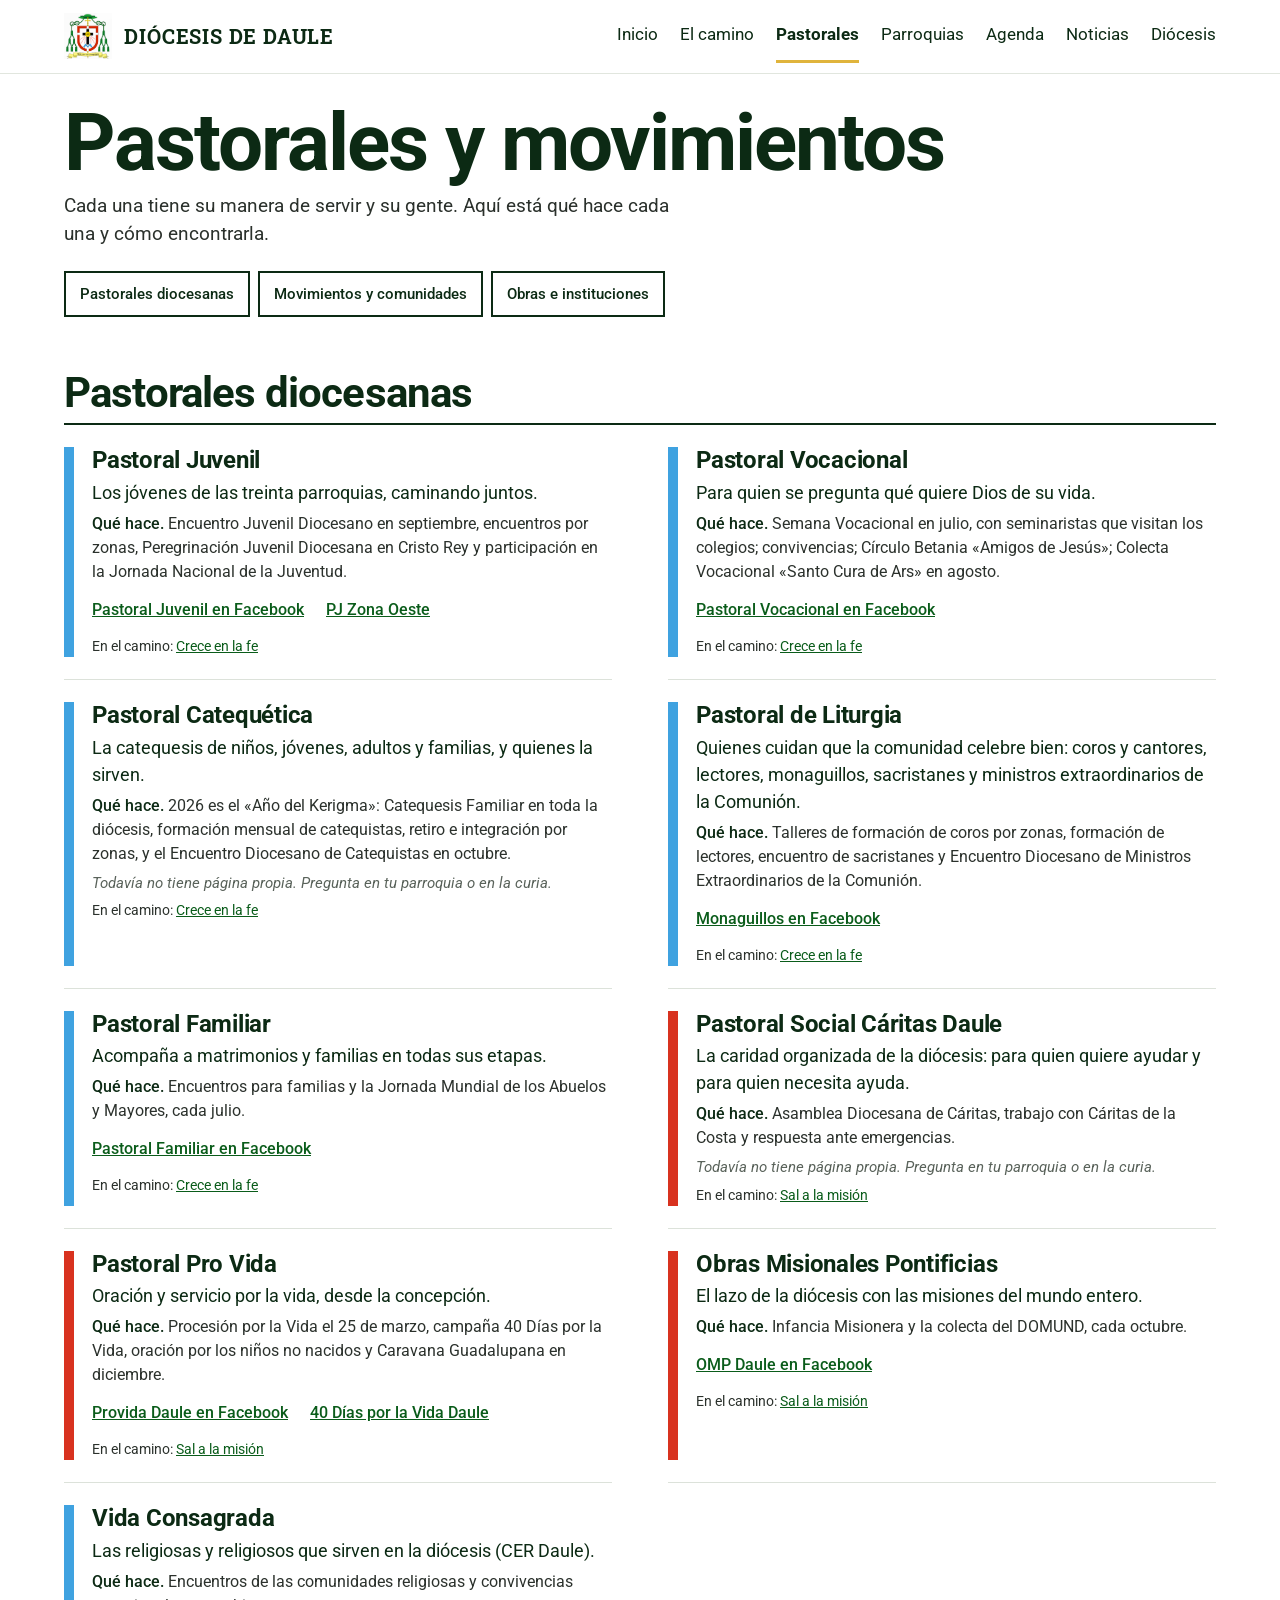
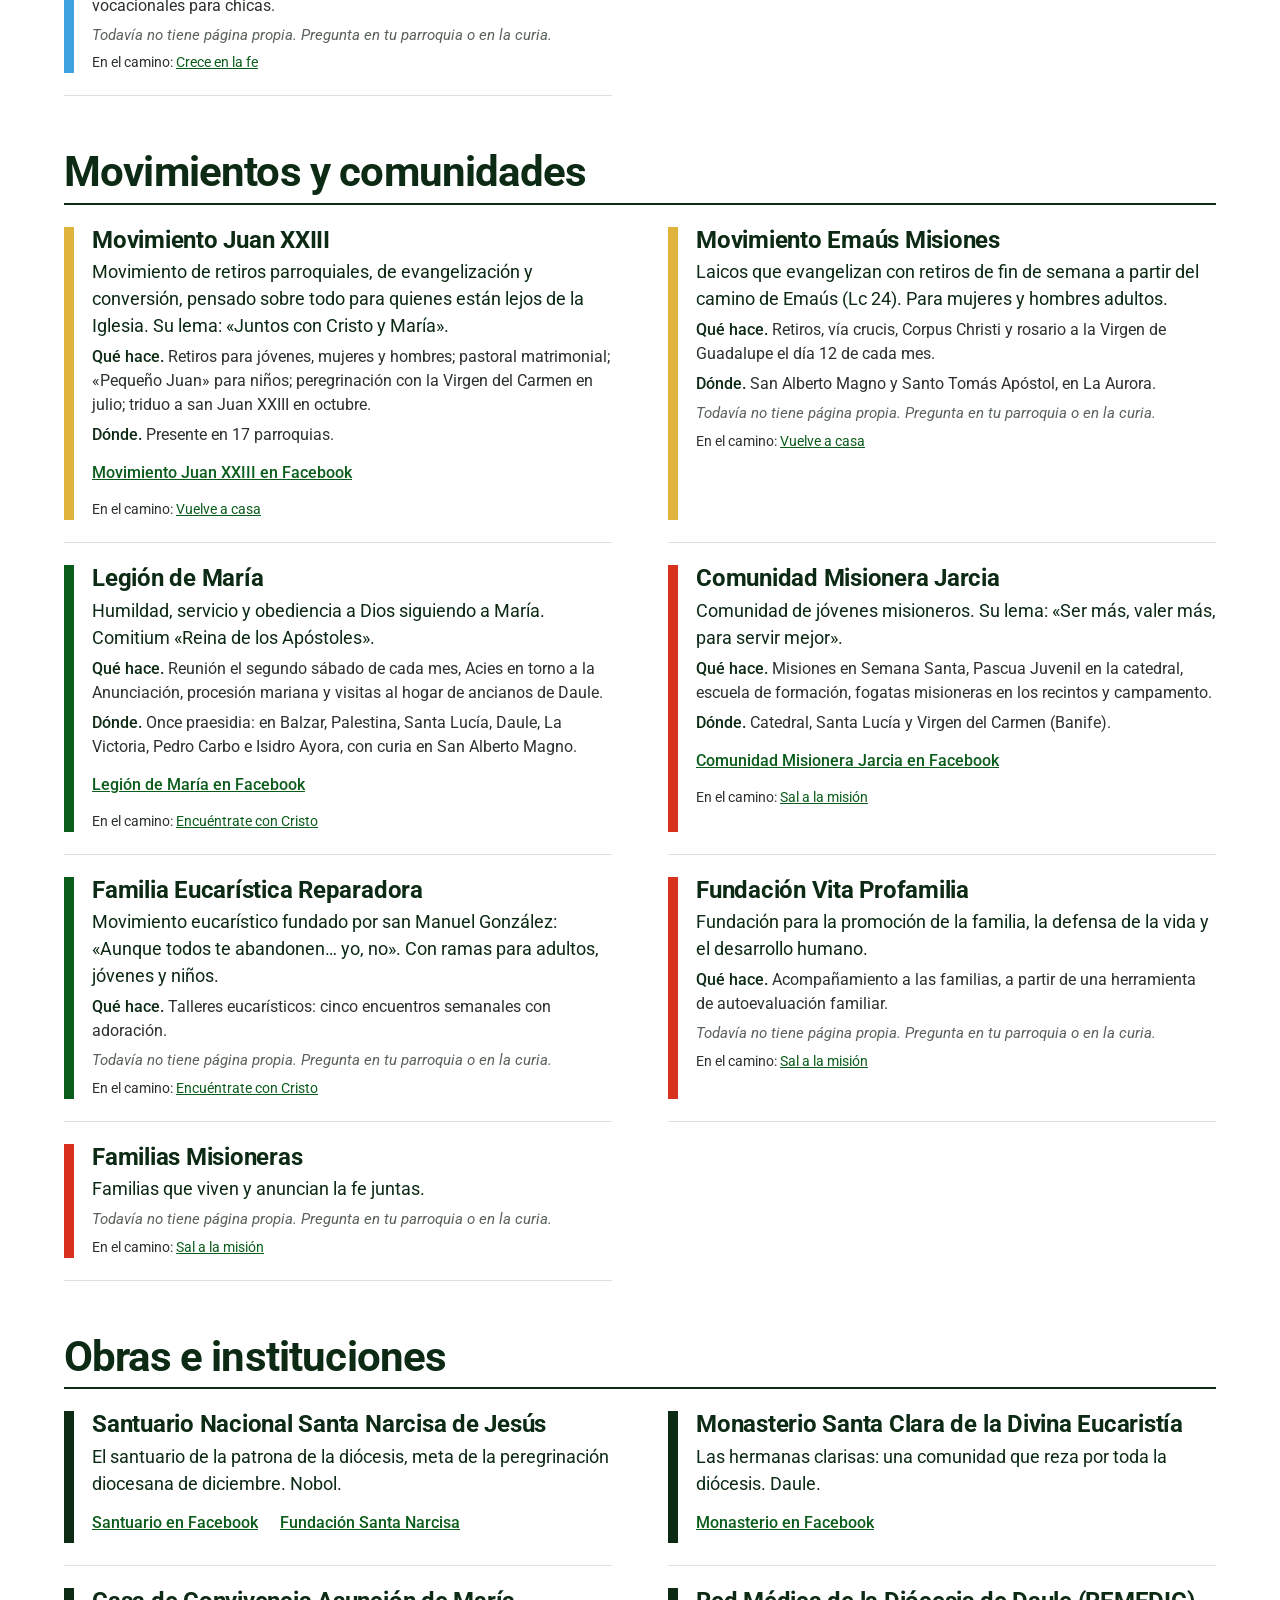
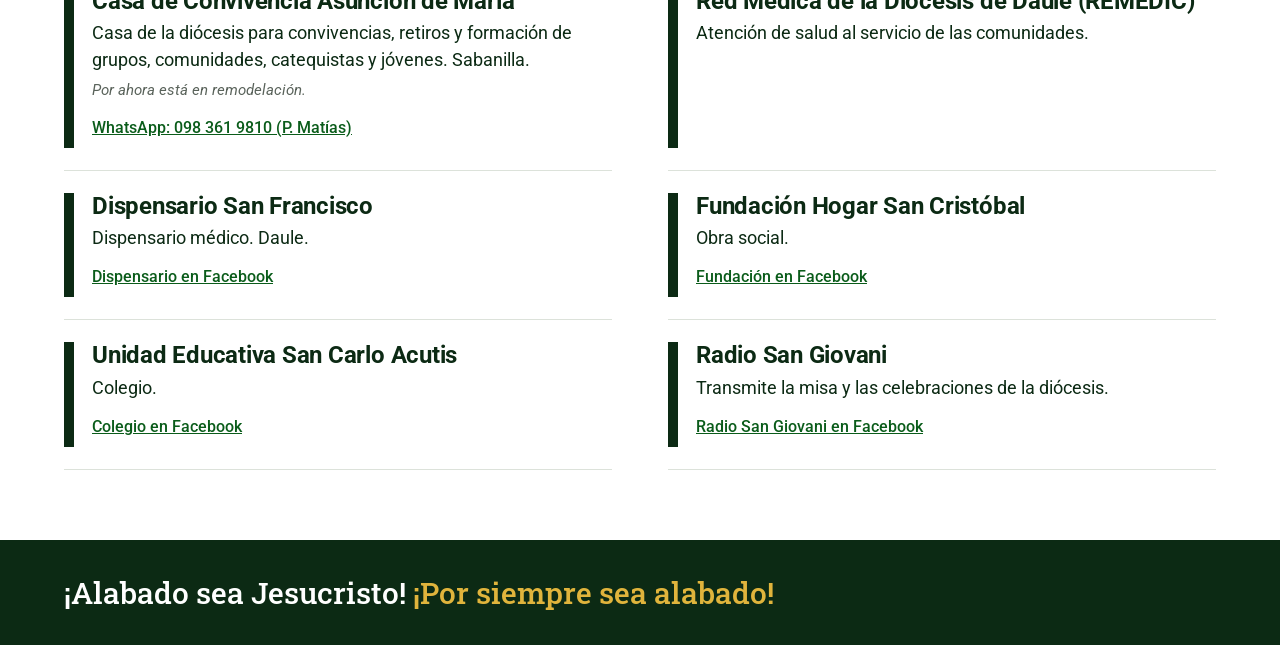
<file: pastorales.html>
<!doctype html>
<html lang="es">
<head>
<meta charset="utf-8">
<meta name="viewport" content="width=device-width, initial-scale=1">
<!-- Sitio en construcción: quitar esta línea cuando se publique oficialmente -->
<meta name="robots" content="noindex, nofollow">
<title>Pastorales y movimientos · Diócesis de Daule</title>
<meta name="description" content="Pastorales, movimientos y obras de la Diócesis de Daule: qué hace cada una y cómo ponerte en contacto.">
<link rel="icon" href="img/escudo.png">
<link rel="preconnect" href="https://fonts.googleapis.com">
<link rel="preconnect" href="https://fonts.gstatic.com" crossorigin>
<link rel="stylesheet" href="https://fonts.googleapis.com/css2?family=Roboto:wght@300;400;500;700&family=Roboto+Slab:wght@500;700&display=swap">
<style>
:root { --verde: #0A5C1A; --oscuro: #0C2A14; --oro: #E0B43C; --texto: #2B312C; }
* { box-sizing: border-box; }
html { scroll-behavior: smooth; }
body { margin: 0; font-family: 'Roboto', Arial, sans-serif; color: var(--texto); line-height: 1.5; font-size: 17px; background: #FFFFFF; }
a { color: var(--verde); }
a:hover { color: var(--oscuro); }
.ancho { max-width: 1200px; margin: 0 auto; padding: 0 24px; }
header { position: sticky; top: 0; z-index: 50; background: #FFFFFF; border-bottom: 1px solid #E1E6DE; }
header .ancho { display: flex; align-items: center; justify-content: space-between; gap: 16px; padding-top: 10px; padding-bottom: 10px; }
.marca { display: flex; align-items: center; gap: 12px; text-decoration: none; color: var(--oscuro); font-family: 'Roboto Slab', serif; font-weight: 700; font-size: 20px; letter-spacing: 0.04em; flex: none; }
.marca img { height: 46px; width: auto; }
header nav { display: flex; gap: 22px; overflow-x: auto; }
header nav a { text-decoration: none; color: var(--oscuro); padding: 12px 0; white-space: nowrap; }
header nav a[aria-current] { font-weight: 700; border-bottom: 3px solid var(--oro); }
h1 { margin: 30px 0 10px; font-weight: 700; font-size: clamp(40px, 7vw, 80px); line-height: 0.98; letter-spacing: -0.025em; color: var(--oscuro); max-width: 900px; }
.bajada { margin: 0 0 22px; max-width: 640px; font-size: 19px; }
.indice { display: flex; flex-wrap: wrap; gap: 8px; padding: 0; margin: 0 0 10px; list-style: none; }
.indice a { display: inline-block; text-decoration: none; border: 2px solid var(--oscuro); color: var(--oscuro); font-weight: 500; font-size: 15px; padding: 10px 14px; }
.indice a:hover { background: var(--oscuro); color: #FFFFFF; }
h2 { margin: 54px 0 0; padding-bottom: 8px; border-bottom: 2px solid var(--oscuro); font-weight: 700; font-size: clamp(28px, 3.4vw, 42px); letter-spacing: -0.02em; color: var(--oscuro); line-height: 1.05; scroll-margin-top: 90px; }
.fichas { display: grid; grid-template-columns: repeat(2, minmax(0, 1fr)); gap: 0 56px; }
.ficha { display: grid; grid-template-columns: 10px minmax(0, 1fr); gap: 0 18px; padding: 22px 0; border-bottom: 1px solid #DCE2DA; scroll-margin-top: 90px; }
.ficha:target { background: #FBF6E4; box-shadow: 0 0 0 12px #FBF6E4; }
.ficha h3 { margin: 0 0 4px; font-size: 24px; font-weight: 700; color: var(--oscuro); line-height: 1.15; letter-spacing: -0.01em; }
.ficha p { margin: 6px 0 0; font-size: 16px; }
.ficha .que { font-size: 18px; color: var(--oscuro); margin-top: 0; }
.ficha b { font-weight: 500; color: var(--oscuro); }
.enl { display: flex; flex-wrap: wrap; gap: 4px 22px; }
.enl a { font-weight: 500; padding: 8px 0; }
.sin { font-size: 15px !important; color: #5A635B; font-style: italic; }
.paso-de { font-size: 14px !important; }
footer { background: var(--oscuro); color: #FFFFFF; margin-top: 70px; }
footer p { margin: 0; padding: 30px 0; font-family: 'Roboto Slab', serif; font-weight: 500; font-size: clamp(20px, 3vw, 30px); }
footer span { color: var(--oro); }
@media (max-width: 860px) {
  header nav { gap: 14px; font-size: 14px; }
  .marca span { display: none; }
  .fichas { grid-template-columns: 1fr; }
}
</style>
</head>
<body>
<header>
  <div class="ancho">
    <a class="marca" href="index.html"><img src="img/escudo.png" alt="Diócesis de Daule"> <span>DIÓCESIS DE DAULE</span></a>
    <nav aria-label="Principal">
      <a href="index.html">Inicio</a>
      <a href="camino.html">El camino</a>
      <a href="pastorales.html" aria-current="page">Pastorales</a>
      <a href="parroquias.html">Parroquias</a>
      <a href="agenda.html">Agenda</a>
      <a href="noticias.html">Noticias</a>
      <a href="diocesis.html">Diócesis</a>
    </nav>
  </div>
</header>

<main class="ancho">
  <h1>Pastorales y movimientos</h1>
  <p class="bajada">Cada una tiene su manera de servir y su gente. Aquí está qué hace cada una y cómo encontrarla.</p>
  <ul class="indice">
    <li><a href="#pastorales">Pastorales diocesanas</a></li>
    <li><a href="#movimientos">Movimientos y comunidades</a></li>
    <li><a href="#obras">Obras e instituciones</a></li>
  </ul>

  <h2 id="pastorales">Pastorales diocesanas</h2>
  <div class="fichas">
<article class="ficha" id="juvenil"><i style="background: #3FA2E0"></i><div>
<h3>Pastoral Juvenil</h3>
<p class="que">Los jóvenes de las treinta parroquias, caminando juntos.</p>
<p><b>Qué hace.</b> Encuentro Juvenil Diocesano en septiembre, encuentros por zonas, Peregrinación Juvenil Diocesana en Cristo Rey y participación en la Jornada Nacional de la Juventud.</p>
<p class="enl"><a href="https://www.facebook.com/profile.php?id=100087397942473" rel="noopener">Pastoral Juvenil en Facebook</a> <a href="https://www.facebook.com/profile.php?id=61585789840658" rel="noopener">PJ Zona Oeste</a></p>
<p class="paso-de">En el camino: <a href="camino.html#discipulo">Crece en la fe</a></p>
</div></article>
<article class="ficha" id="vocacional"><i style="background: #3FA2E0"></i><div>
<h3>Pastoral Vocacional</h3>
<p class="que">Para quien se pregunta qué quiere Dios de su vida.</p>
<p><b>Qué hace.</b> Semana Vocacional en julio, con seminaristas que visitan los colegios; convivencias; Círculo Betania «Amigos de Jesús»; Colecta Vocacional «Santo Cura de Ars» en agosto.</p>
<p class="enl"><a href="https://www.facebook.com/PastoralVocacionalDiocesisDeDaule" rel="noopener">Pastoral Vocacional en Facebook</a></p>
<p class="paso-de">En el camino: <a href="camino.html#discipulo">Crece en la fe</a></p>
</div></article>
<article class="ficha" id="catequetica"><i style="background: #3FA2E0"></i><div>
<h3>Pastoral Catequética</h3>
<p class="que">La catequesis de niños, jóvenes, adultos y familias, y quienes la sirven.</p>
<p><b>Qué hace.</b> 2026 es el «Año del Kerigma»: Catequesis Familiar en toda la diócesis, formación mensual de catequistas, retiro e integración por zonas, y el Encuentro Diocesano de Catequistas en octubre.</p>
<p class="sin">Todavía no tiene página propia. Pregunta en tu parroquia o en la curia.</p>
<p class="paso-de">En el camino: <a href="camino.html#discipulo">Crece en la fe</a></p>
</div></article>
<article class="ficha" id="liturgia"><i style="background: #3FA2E0"></i><div>
<h3>Pastoral de Liturgia</h3>
<p class="que">Quienes cuidan que la comunidad celebre bien: coros y cantores, lectores, monaguillos, sacristanes y ministros extraordinarios de la Comunión.</p>
<p><b>Qué hace.</b> Talleres de formación de coros por zonas, formación de lectores, encuentro de sacristanes y Encuentro Diocesano de Ministros Extraordinarios de la Comunión.</p>
<p class="enl"><a href="https://www.facebook.com/profile.php?id=61573821064474" rel="noopener">Monaguillos en Facebook</a></p>
<p class="paso-de">En el camino: <a href="camino.html#discipulo">Crece en la fe</a></p>
</div></article>
<article class="ficha" id="familiar"><i style="background: #3FA2E0"></i><div>
<h3>Pastoral Familiar</h3>
<p class="que">Acompaña a matrimonios y familias en todas sus etapas.</p>
<p><b>Qué hace.</b> Encuentros para familias y la Jornada Mundial de los Abuelos y Mayores, cada julio.</p>
<p class="enl"><a href="https://www.facebook.com/profile.php?id=61586344271446" rel="noopener">Pastoral Familiar en Facebook</a></p>
<p class="paso-de">En el camino: <a href="camino.html#discipulo">Crece en la fe</a></p>
</div></article>
<article class="ficha" id="caritas"><i style="background: #D8321F"></i><div>
<h3>Pastoral Social Cáritas Daule</h3>
<p class="que">La caridad organizada de la diócesis: para quien quiere ayudar y para quien necesita ayuda.</p>
<p><b>Qué hace.</b> Asamblea Diocesana de Cáritas, trabajo con Cáritas de la Costa y respuesta ante emergencias.</p>
<p class="sin">Todavía no tiene página propia. Pregunta en tu parroquia o en la curia.</p>
<p class="paso-de">En el camino: <a href="camino.html#mision">Sal a la misión</a></p>
</div></article>
<article class="ficha" id="provida"><i style="background: #D8321F"></i><div>
<h3>Pastoral Pro Vida</h3>
<p class="que">Oración y servicio por la vida, desde la concepción.</p>
<p><b>Qué hace.</b> Procesión por la Vida el 25 de marzo, campaña 40 Días por la Vida, oración por los niños no nacidos y Caravana Guadalupana en diciembre.</p>
<p class="enl"><a href="https://www.facebook.com/profile.php?id=61558733362848" rel="noopener">Provida Daule en Facebook</a> <a href="https://www.facebook.com/profile.php?id=100085596895793" rel="noopener">40 Días por la Vida Daule</a></p>
<p class="paso-de">En el camino: <a href="camino.html#mision">Sal a la misión</a></p>
</div></article>
<article class="ficha" id="omp"><i style="background: #D8321F"></i><div>
<h3>Obras Misionales Pontificias</h3>
<p class="que">El lazo de la diócesis con las misiones del mundo entero.</p>
<p><b>Qué hace.</b> Infancia Misionera y la colecta del DOMUND, cada octubre.</p>
<p class="enl"><a href="https://www.facebook.com/profile.php?id=100085031750741" rel="noopener">OMP Daule en Facebook</a></p>
<p class="paso-de">En el camino: <a href="camino.html#mision">Sal a la misión</a></p>
</div></article>
<article class="ficha" id="vida-consagrada"><i style="background: #3FA2E0"></i><div>
<h3>Vida Consagrada</h3>
<p class="que">Las religiosas y religiosos que sirven en la diócesis (CER Daule).</p>
<p><b>Qué hace.</b> Encuentros de las comunidades religiosas y convivencias vocacionales para chicas.</p>
<p class="sin">Todavía no tiene página propia. Pregunta en tu parroquia o en la curia.</p>
<p class="paso-de">En el camino: <a href="camino.html#discipulo">Crece en la fe</a></p>
</div></article>
  </div>

  <h2 id="movimientos">Movimientos y comunidades</h2>
  <div class="fichas">
<article class="ficha" id="juan-xxiii"><i style="background: #E0B43C"></i><div>
<h3>Movimiento Juan XXIII</h3>
<p class="que">Movimiento de retiros parroquiales, de evangelización y conversión, pensado sobre todo para quienes están lejos de la Iglesia. Su lema: «Juntos con Cristo y María».</p>
<p><b>Qué hace.</b> Retiros para jóvenes, mujeres y hombres; pastoral matrimonial; «Pequeño Juan» para niños; peregrinación con la Virgen del Carmen en julio; triduo a san Juan XXIII en octubre.</p>
<p><b>Dónde.</b> Presente en 17 parroquias.</p>
<p class="enl"><a href="https://www.facebook.com/profile.php?id=100085265420970" rel="noopener">Movimiento Juan XXIII en Facebook</a></p>
<p class="paso-de">En el camino: <a href="camino.html#conversion">Vuelve a casa</a></p>
</div></article>
<article class="ficha" id="emaus"><i style="background: #E0B43C"></i><div>
<h3>Movimiento Emaús Misiones</h3>
<p class="que">Laicos que evangelizan con retiros de fin de semana a partir del camino de Emaús (Lc 24). Para mujeres y hombres adultos.</p>
<p><b>Qué hace.</b> Retiros, vía crucis, Corpus Christi y rosario a la Virgen de Guadalupe el día 12 de cada mes.</p>
<p><b>Dónde.</b> San Alberto Magno y Santo Tomás Apóstol, en La Aurora.</p>
<p class="sin">Todavía no tiene página propia. Pregunta en tu parroquia o en la curia.</p>
<p class="paso-de">En el camino: <a href="camino.html#conversion">Vuelve a casa</a></p>
</div></article>
<article class="ficha" id="legion-de-maria"><i style="background: #0A5C1A"></i><div>
<h3>Legión de María</h3>
<p class="que">Humildad, servicio y obediencia a Dios siguiendo a María. Comitium «Reina de los Apóstoles».</p>
<p><b>Qué hace.</b> Reunión el segundo sábado de cada mes, Acies en torno a la Anunciación, procesión mariana y visitas al hogar de ancianos de Daule.</p>
<p><b>Dónde.</b> Once praesidia: en Balzar, Palestina, Santa Lucía, Daule, La Victoria, Pedro Carbo e Isidro Ayora, con curia en San Alberto Magno.</p>
<p class="enl"><a href="https://www.facebook.com/profile.php?id=61560699568549" rel="noopener">Legión de María en Facebook</a></p>
<p class="paso-de">En el camino: <a href="camino.html#encuentro">Encuéntrate con Cristo</a></p>
</div></article>
<article class="ficha" id="jarcia"><i style="background: #D8321F"></i><div>
<h3>Comunidad Misionera Jarcia</h3>
<p class="que">Comunidad de jóvenes misioneros. Su lema: «Ser más, valer más, para servir mejor».</p>
<p><b>Qué hace.</b> Misiones en Semana Santa, Pascua Juvenil en la catedral, escuela de formación, fogatas misioneras en los recintos y campamento.</p>
<p><b>Dónde.</b> Catedral, Santa Lucía y Virgen del Carmen (Banife).</p>
<p class="enl"><a href="https://www.facebook.com/ComunidadMisioneraJarcia" rel="noopener">Comunidad Misionera Jarcia en Facebook</a></p>
<p class="paso-de">En el camino: <a href="camino.html#mision">Sal a la misión</a></p>
</div></article>
<article class="ficha" id="eucaristica-reparadora"><i style="background: #0A5C1A"></i><div>
<h3>Familia Eucarística Reparadora</h3>
<p class="que">Movimiento eucarístico fundado por san Manuel González: «Aunque todos te abandonen… yo, no». Con ramas para adultos, jóvenes y niños.</p>
<p><b>Qué hace.</b> Talleres eucarísticos: cinco encuentros semanales con adoración.</p>
<p class="sin">Todavía no tiene página propia. Pregunta en tu parroquia o en la curia.</p>
<p class="paso-de">En el camino: <a href="camino.html#encuentro">Encuéntrate con Cristo</a></p>
</div></article>
<article class="ficha" id="vita-profamilia"><i style="background: #D8321F"></i><div>
<h3>Fundación Vita Profamilia</h3>
<p class="que">Fundación para la promoción de la familia, la defensa de la vida y el desarrollo humano.</p>
<p><b>Qué hace.</b> Acompañamiento a las familias, a partir de una herramienta de autoevaluación familiar.</p>
<p class="sin">Todavía no tiene página propia. Pregunta en tu parroquia o en la curia.</p>
<p class="paso-de">En el camino: <a href="camino.html#mision">Sal a la misión</a></p>
</div></article>
<article class="ficha" id="familias-misioneras"><i style="background: #D8321F"></i><div>
<h3>Familias Misioneras</h3>
<p class="que">Familias que viven y anuncian la fe juntas.</p>
<p class="sin">Todavía no tiene página propia. Pregunta en tu parroquia o en la curia.</p>
<p class="paso-de">En el camino: <a href="camino.html#mision">Sal a la misión</a></p>
</div></article>
  </div>

  <h2 id="obras">Obras e instituciones</h2>
  <div class="fichas">
<article class="ficha" id="santuario-narcisa"><i style="background: #0C2A14"></i><div>
<h3>Santuario Nacional Santa Narcisa de Jesús</h3>
<p class="que">El santuario de la patrona de la diócesis, meta de la peregrinación diocesana de diciembre. Nobol.</p>
<p class="enl"><a href="https://www.facebook.com/santuarionarcisadejesusoficial" rel="noopener">Santuario en Facebook</a> <a href="https://www.facebook.com/fundacion.santa.narcisa" rel="noopener">Fundación Santa Narcisa</a></p>
</div></article>
<article class="ficha" id="monasterio-santa-clara"><i style="background: #0C2A14"></i><div>
<h3>Monasterio Santa Clara de la Divina Eucaristía</h3>
<p class="que">Las hermanas clarisas: una comunidad que reza por toda la diócesis. Daule.</p>
<p class="enl"><a href="https://www.facebook.com/monasterio.staclaradaule" rel="noopener">Monasterio en Facebook</a></p>
</div></article>
<article class="ficha" id="casa-asuncion-de-maria"><i style="background: #0C2A14"></i><div>
<h3>Casa de Convivencia Asunción de María</h3>
<p class="que">Casa de la diócesis para convivencias, retiros y formación de grupos, comunidades, catequistas y jóvenes. Sabanilla.</p>
<p class="sin">Por ahora está en remodelación.</p>
<p class="enl"><a href="https://wa.me/593983619810" rel="noopener">WhatsApp: 098 361 9810 (P. Matías)</a></p>
</div></article>
<article class="ficha" id="remedic"><i style="background: #0C2A14"></i><div>
<h3>Red Médica de la Diócesis de Daule (REMEDIC)</h3>
<p class="que">Atención de salud al servicio de las comunidades.</p>

</div></article>
<article class="ficha" id="dispensario-san-francisco"><i style="background: #0C2A14"></i><div>
<h3>Dispensario San Francisco</h3>
<p class="que">Dispensario médico. Daule.</p>
<p class="enl"><a href="https://www.facebook.com/profile.php?id=61565367689069" rel="noopener">Dispensario en Facebook</a></p>
</div></article>
<article class="ficha" id="hogar-san-cristobal"><i style="background: #0C2A14"></i><div>
<h3>Fundación Hogar San Cristóbal</h3>
<p class="que">Obra social.</p>
<p class="enl"><a href="https://www.facebook.com/profile.php?id=61581306004312" rel="noopener">Fundación en Facebook</a></p>
</div></article>
<article class="ficha" id="san-carlo-acutis"><i style="background: #0C2A14"></i><div>
<h3>Unidad Educativa San Carlo Acutis</h3>
<p class="que">Colegio.</p>
<p class="enl"><a href="https://www.facebook.com/profile.php?id=61584681353525" rel="noopener">Colegio en Facebook</a></p>
</div></article>
<article class="ficha" id="radio-san-giovani"><i style="background: #0C2A14"></i><div>
<h3>Radio San Giovani</h3>
<p class="que">Transmite la misa y las celebraciones de la diócesis.</p>
<p class="enl"><a href="https://www.facebook.com/RadioSanGiovani" rel="noopener">Radio San Giovani en Facebook</a></p>
</div></article>
  </div>
</main>

<footer>
  <div class="ancho"><p>¡Alabado sea Jesucristo! <span>¡Por siempre sea alabado!</span></p></div>
</footer>
</body>
</html>
</file>
<file: css/hoja.css>
/* Hoja del calendario litúrgico (aspecto de la hoja de Manna) */
.hoja{background:#F6F3EC;font-family:'Palatino Linotype',Palatino,'Book Antiqua','URW Palladio L',Georgia,serif;color:#221E1A}
.hoja[hidden]{display:none}
.hoja-caja{max-width:1200px;margin:0 auto;padding:34px 24px 36px;display:grid;grid-template-columns:270px minmax(380px,1.15fr) minmax(0,1fr);gap:20px 40px;align-items:start;min-height:268px}
/* Columnas fijas: al cambiar de semana, flechas y días no se mueven de sitio */
@media (min-width:1001px){.hoja-caja>.hoja-nav{margin-top:52px}.hoja-caja>.hoja-cel{margin-top:44px}}
.hoja-dos .hoja-caja{min-height:0}
.hoja-dos .hoja-caja>.hoja-cel{margin-top:0}
.hoja-dia{text-align:center}
.hoja-sem{color:#B5191D;font-weight:700;font-size:26px;letter-spacing:.16em;text-transform:uppercase;line-height:1}
.hoja-num{color:#B5191D;font-weight:700;font-size:112px;line-height:.95}
.hoja-tiempo{font-size:21px;color:#5A534B;padding-top:4px}
.hoja-mes,.hoja-rotulo,.tira-dia{font-family:'Roboto',Arial,sans-serif;text-transform:uppercase;letter-spacing:.2em;font-size:12px;font-weight:500;color:#9A9287}
.hoja-mes{padding-top:5px}
.hoja button{font:inherit;color:inherit;background:none;border:0;padding:0;margin:0;cursor:pointer}
.hoja button:disabled{cursor:default;opacity:.35}
.hoja button:focus-visible{outline:3px solid #0C2A14;outline-offset:2px}
.hoja-nav{display:flex;align-items:center;gap:4px}
.hoja-flecha{flex:0 0 44px;width:44px;height:44px;font-size:30px!important;line-height:1!important;color:#B5191D!important;border-radius:50%!important}
.hoja-flecha:hover{background:#EBE5D9!important}
.hoja-volver{margin-top:10px!important;font:500 13px 'Roboto',Arial,sans-serif!important;text-transform:uppercase;letter-spacing:.14em;color:#B5191D!important;text-decoration:underline;text-underline-offset:4px;padding:8px 6px!important}
.hoja-tira{flex:1 1 auto;list-style:none;margin:0;padding:10px 0 8px;display:grid;grid-template-columns:repeat(7,1fr);border-top:1.5px solid #D6CEC2;border-bottom:1.5px solid #D6CEC2;text-align:center}
.tira-boton{width:100%;display:flex!important;flex-direction:column;align-items:center;gap:7px;padding:4px 0!important}
.tira-num{font-size:23px;line-height:40px;width:40px;height:40px;border-radius:50%;display:block}
.tira-punto{width:8px;height:8px;border-radius:50%;display:block}
.tira-boton:hover:not(:disabled) .tira-num,.mes-boton:hover:not(:disabled) .tira-num{background:#EBE5D9}
.hoja .fuerte .tira-dia,.hoja .fuerte .tira-num,.mes-dia.fuerte{color:#B5191D;font-weight:700}
.hoja .hoy .tira-num{box-shadow:inset 0 0 0 2px #A98743}
.hoja .sel .tira-num,.hoja .sel:hover .tira-num{background:#A98743!important;color:#FFFFFF!important;font-weight:700;box-shadow:none}
/* Cuadrícula del mes */
/* Agenda: el día a la izquierda, el mes a la derecha */
.hoja-dos{max-width:1200px;margin:0 auto;padding:38px 24px 40px;display:grid;grid-template-columns:minmax(0,1fr) minmax(340px,500px);gap:30px 64px;align-items:center}
.hoja-dos .hoja-caja{grid-template-columns:1fr;padding:0;gap:26px;max-width:none}
.hoja-dos .hoja-nombre{font-size:clamp(26px,2.8vw,38px)}
.hoja-dos .hoja-deldia{padding:22px 0 0;margin-top:24px;border-top:1.5px solid #D6CEC2;max-width:520px}
.hoja-mesbox{background:#FFFFFF;border:1.5px solid #D6CEC2;padding:14px 18px 18px}
.hoja-mesbox .mes-cab{border-top:0;padding-top:0}
/* Agenda: todo el bloque un 25 % más pequeño */
.hoja-dos{padding-top:22px;padding-bottom:24px;grid-template-columns:minmax(0,1fr) minmax(300px,390px);gap:20px 56px}
.hoja-dos .hoja-caja{gap:8px}
.hoja-dos .hoja-sem{font-size:20px}
.hoja-dos .hoja-num{font-size:82px}
.hoja-dos .hoja-tiempo{font-size:17px;padding-top:2px}
.hoja-dos .hoja-mes,.hoja-dos .hoja-rotulo{font-size:11px}
.hoja-dos .hoja-volver{margin-top:4px!important;padding:6px!important;font-size:12px!important}
.hoja-dos .hoja-nombre{font-size:clamp(21px,2.1vw,28px);padding:4px 0 2px}
.hoja-dos .hoja-grado{font-size:16px}
.hoja-dos .hoja-nota{font-size:14px;padding-top:4px}
.hoja-dos .hoja-deldia{padding-top:12px;margin-top:14px}
.hoja-dos .acto-dia{font-size:17px}
.hoja-dos .acto-dia small{font-size:14px}
.hoja-mesbox{padding:8px 14px 10px}
.hoja-mesbox .mes-titulo{font-size:18px}
.hoja-mesbox .hoja-flecha{flex-basis:34px;width:34px;height:34px;font-size:24px!important}
.hoja-mesbox .mes-dia{font-size:10px;padding:3px 0}
.hoja-mesbox .mes-boton{gap:1px;padding:1px 0 3px!important}
.hoja-mesbox .tira-num{font-size:18px;width:30px;height:30px;line-height:30px}
.hoja-mesbox .tira-punto{width:6px;height:6px}
@media (max-width:860px){.hoja-dos{grid-template-columns:1fr;padding:28px 16px 30px;gap:26px}.hoja-mesbox{padding:10px 8px 14px}}
.mes-cab{display:flex;align-items:center;justify-content:space-between;border-top:1.5px solid #D6CEC2;padding-top:10px}
.mes-titulo{font-size:22px}.mes-titulo::first-letter{text-transform:uppercase}
.mes-rejilla{display:grid;grid-template-columns:repeat(7,1fr);text-align:center;padding-top:6px}
.mes-dia{font-family:'Roboto',Arial,sans-serif;text-transform:uppercase;letter-spacing:.16em;font-size:11px;font-weight:500;color:#9A9287;padding:6px 0}
.mes-boton{display:flex!important;flex-direction:column;align-items:center;gap:3px;padding:3px 0 5px!important}
.mes-boton.fuerte .tira-num{color:#B5191D;font-weight:700}
.mes-boton.hoy .tira-num{box-shadow:inset 0 0 0 2px #A98743}
.mes-boton.sel .tira-num{background:#A98743!important;color:#FFFFFF!important;font-weight:700;box-shadow:none}
.mes-vacio{text-align:center;font-style:italic;color:#6B645B;margin:10px 0 0}
.hoja-deldia{max-width:560px;margin:0 auto;text-align:center}
.hoja-deldia p{margin:0}
.hoja-deldia .hoja-rotulo{padding-bottom:4px}
.hoja-deldia .acto-dia{font-size:20px}
.hoja-deldia .acto-dia small{display:block;font-size:16px;font-style:italic;color:#5A534B}
.hoja-cel{text-align:center}
.hoja-cel p{margin:0}
.hoja-nombre{font-size:clamp(23px,2.3vw,31px);line-height:1.18;padding:8px 0 4px}
.hoja-grado{font-style:italic;font-size:19px;color:#5A534B}
.hoja-nota{font-size:16px;color:#6B645B;padding-top:8px}
@media (max-width:1000px){.hoja-caja{grid-template-columns:1fr;max-width:560px;gap:22px;padding:30px 22px 32px}}
@media (max-width:760px){.hoja-flecha{flex-basis:34px;width:34px}.hoja-caja{padding-left:10px!important;padding-right:10px!important}.hoja-num{font-size:96px}.tira-num{font-size:20px;width:36px;height:36px;line-height:36px}.tira-dia{font-size:11px;letter-spacing:.12em}}
</file>
